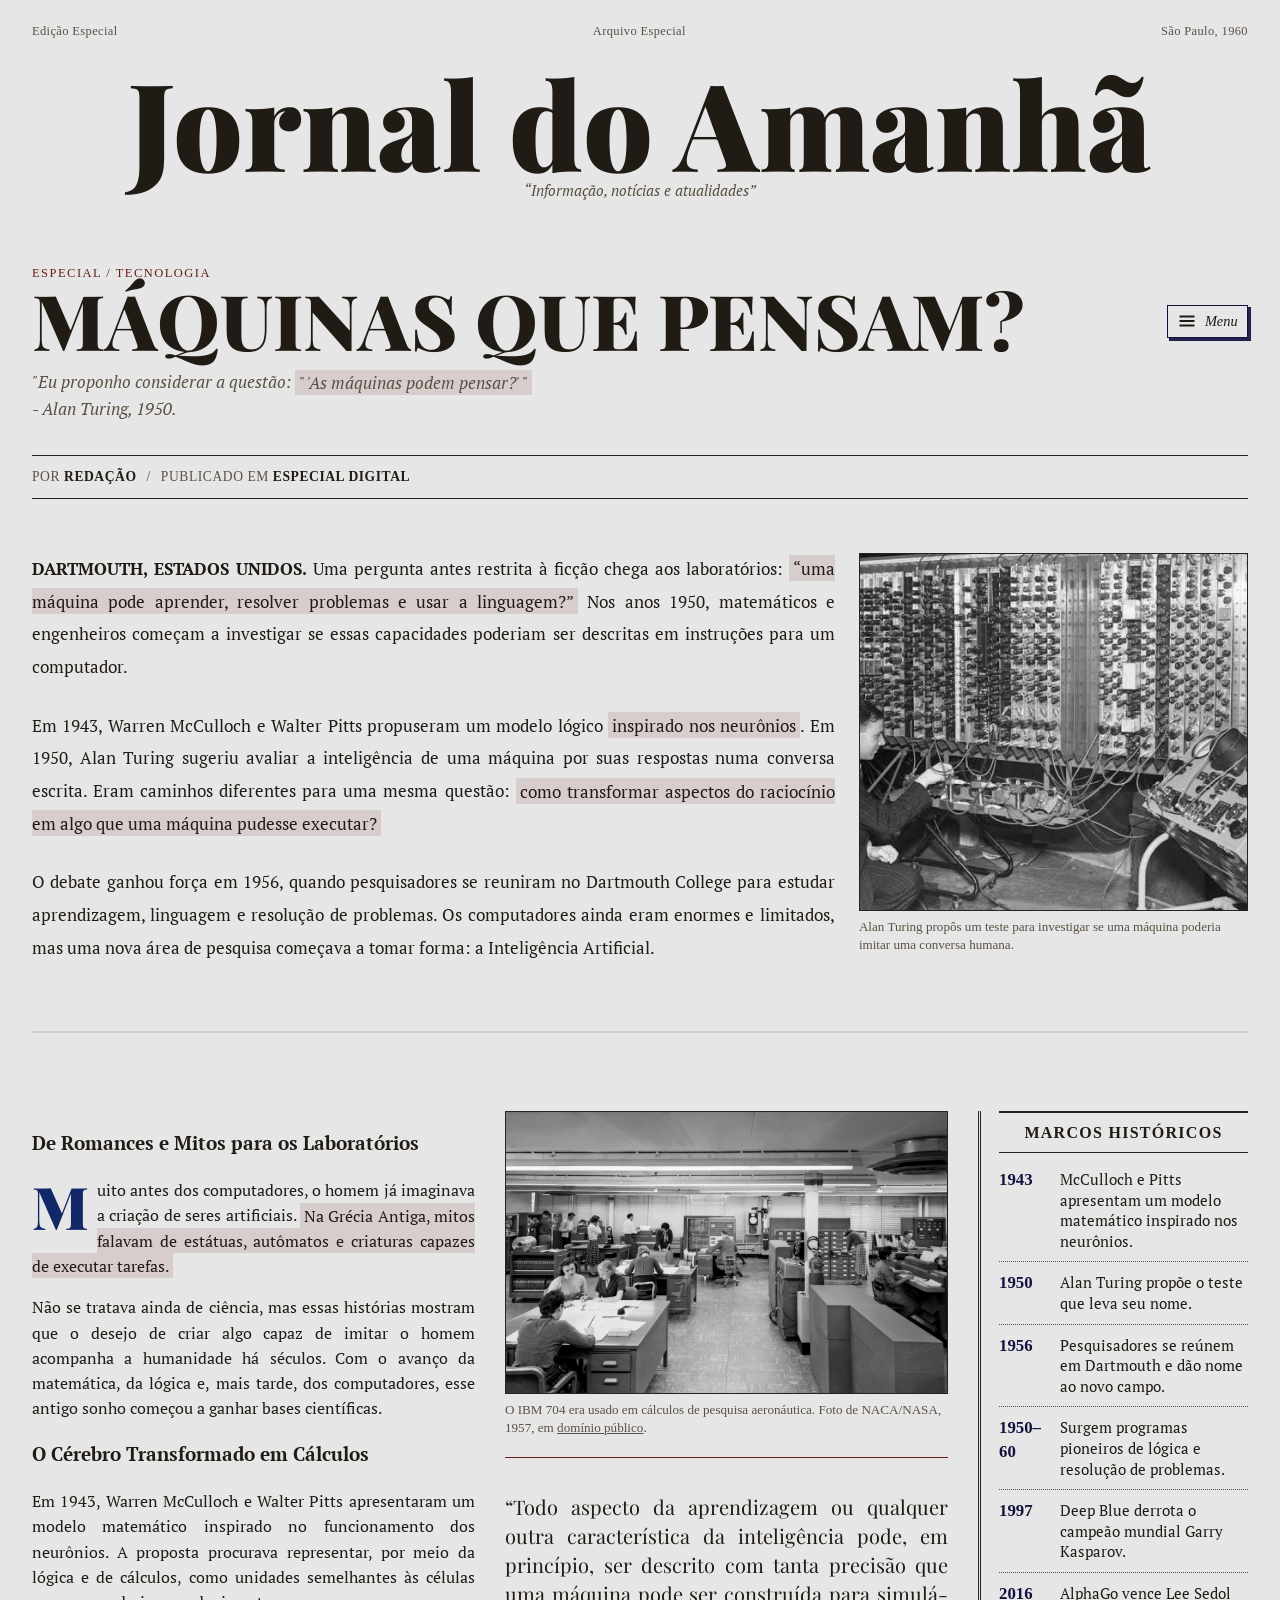
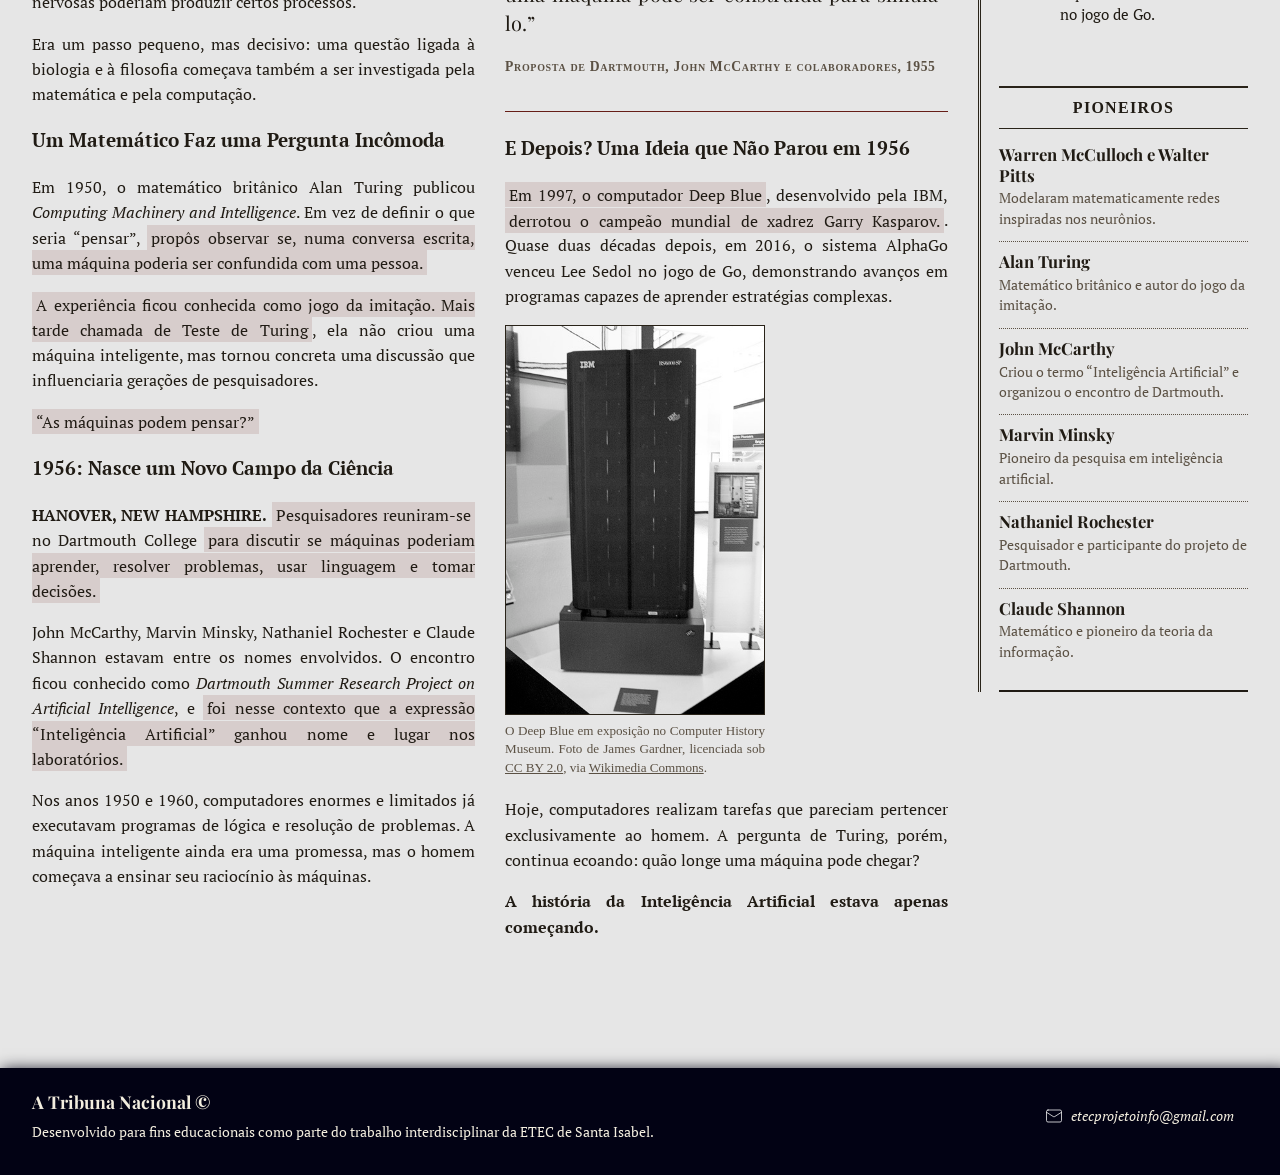
<file: index.html>
<!DOCTYPE html>
<html lang="pt-BR">

    <head>
        <meta charset="UTF-8">
        <meta name="viewport" content="width=device-width, initial-scale=1.0">
        <title>Máquinas que pensam? - Jornal do Amanhã</title>
        <link rel="preconnect" href="https://fonts.googleapis.com">
        <link rel="preconnect" href="https://fonts.gstatic.com" crossorigin>
        <link
            href="https://fonts.googleapis.com/css2?family=Old+Standard+TT:ital,wght@0,400;0,700;1,400&family=Playfair+Display:ital,wght@0,700;0,900;1,400;1,700&family=PT+Serif:ital,wght@0,400;0,700;1,400&display=swap"
            rel="stylesheet">
        <link rel="stylesheet" type="text/css" href="css/style_jornal.css">
        <link rel="icon" href="Img/Logo-site/logo ancestral.png">
    </head>

    <body>
        <header class="cabecalho">
            <div class="cabecalho__barra-superior">
                <span>Edição Especial</span>
                <span>Arquivo Especial</span>
                <time datetime="1960">São Paulo, 1960</time>
            </div>
            <h1 class="masthead">Jornal do Amanhã</h1>
            <p class="subtitulo-jornal">“Informação, notícias e atualidades”</p>
        </header>

        <main>
            <article>
                <header class="cabecalho-materia">
                    <p class="editoria">
                        Especial / Tecnologia
                    </p>
                    <nav class="menu" aria-label="Navegação principal">
                        <details class="menu__disclosure">
                            <summary class="menu__trigger">
                                <svg viewBox="0 0 24 24" fill="none" xmlns="http://www.w3.org/2000/svg"
                                    aria-hidden="true">
                                    <path d="M3 6h18M3 12h18M3 18h18" stroke="currentColor" stroke-width="2.5"
                                        stroke-linecap="round" />
                                </svg>
                                Menu
                            </summary>
                            <div class="menu__painel">
                                <a href="pesquisas/historia_origem.docx" download class="menu__link">
                                    Baixar pesquisa (.docx)
                                </a>
                                <a href="ML.HTML" class="menu__link">
                                    Aprendizado de máquina
                                </a>
                            </div>
                        </details>
                    </nav>
                    <h2 class="titulo">
                        MÁQUINAS QUE PENSAM?
                    </h2>
                </header>

                <p class="linha-fina">
                    "Eu proponho considerar a questão:&nbsp;<mark class="marca-texto">" 'As máquinas podem pensar?'
                        "</mark><br>
                    - Alan Turing, 1950.
                </p>
                <p class="ficha-materia">
                    Por <span class="ficha-materia__local">Redação</span>
                    <span class="ficha-materia__separador">/</span>
                    Publicado em <span class="ficha-materia__local">Especial Digital</span>
                </p>

                <div class="Pesquisa" style="margin-bottom: 5rem;">
                    <div class="abertura-materia">
                        <div class="abertura-materia__texto">
                            <p class="abertura_p"><strong>DARTMOUTH, ESTADOS UNIDOS.</strong> Uma pergunta antes
                                restrita à ficção chega aos laboratórios: <q class="marca-texto">uma máquina pode
                                    aprender, resolver problemas e usar a linguagem?</q> Nos anos 1950, matemáticos e
                                engenheiros começam a investigar se essas capacidades poderiam ser descritas em
                                instruções para um computador.</p>
                            <p class="abertura_p">Em 1943, Warren McCulloch e Walter Pitts propuseram um modelo lógico
                                <mark class="marca-texto">inspirado nos neurônios</mark>. Em 1950, Alan Turing sugeriu
                                avaliar a inteligência de uma máquina por suas respostas numa conversa escrita. Eram
                                caminhos diferentes para uma mesma questão: <mark class="marca-texto">como transformar
                                    aspectos do raciocínio em algo que uma máquina pudesse executar?</mark></p>
                            <p class="abertura_p">O debate ganhou força em 1956, quando pesquisadores se reuniram no
                                Dartmouth College para estudar aprendizagem, linguagem e resolução de problemas. Os
                                computadores ainda eram enormes e limitados, mas uma nova área de pesquisa começava a
                                tomar forma: a Inteligência Artificial.</p>
                        </div>
                        <figure class="abertura-materia__imagem">
                            <img src="Img/index/turing.jpg" alt="Retrato de Alan Turing, matemático britânico.">
                            <figcaption>Alan Turing propôs um teste para investigar se uma máquina poderia imitar uma
                                conversa humana.</figcaption>
                        </figure>
                    </div>

                    <div class="corpo-materia">
                        <section class="primeiro-paragrafo" aria-labelledby="primeiros-passos">
                            <h3 id="primeiros-passos">De Romances e Mitos para os Laboratórios</h3>
                            <p id="primeiro_paragrafo">Muito antes dos computadores, o homem já imaginava a criação de
                                seres artificiais. <mark class="marca-texto">Na Grécia Antiga, mitos falavam de
                                    estátuas, autômatos e criaturas capazes de executar tarefas.</mark></p>
                            <p>Não se tratava ainda de ciência, mas essas histórias mostram que o desejo de criar algo
                                capaz de imitar o homem acompanha a humanidade há séculos. Com o avanço da matemática,
                                da lógica e, mais tarde, dos computadores, esse antigo sonho começou a ganhar bases
                                científicas.</p>
                        </section>

                        <section class="segundo-paragrafo">
                            <h3>O Cérebro Transformado em Cálculos</h3>
                            <p>Em 1943, Warren McCulloch e Walter Pitts apresentaram um modelo matemático inspirado no
                                funcionamento dos neurônios. A proposta procurava representar, por meio da lógica e de
                                cálculos, como unidades semelhantes às células nervosas poderiam produzir certos
                                processos.</p>
                            <p>Era um passo pequeno, mas decisivo: uma questão ligada à biologia e à filosofia começava
                                também a ser investigada pela matemática e pela computação.</p>
                        </section>

                        <section class="terceiro-paragrafo" style="margin-top: 1rem;">
                            <h3>Um Matemático Faz uma Pergunta Incômoda</h3>
                            <p>Em 1950, o matemático britânico Alan Turing publicou <cite>Computing Machinery and
                                    Intelligence</cite>. Em vez de definir o que seria “pensar”, <mark
                                    class="marca-texto">propôs observar se, numa conversa escrita, uma máquina poderia
                                    ser confundida com uma pessoa.</mark></p>
                            <p><mark class="marca-texto">A experiência ficou conhecida como jogo da imitação. Mais tarde
                                    chamada de Teste de Turing</mark>, ela não criou uma máquina inteligente, mas tornou
                                concreta uma discussão que influenciaria gerações de pesquisadores.</p>
                            <p class="pergunta-destaque" align="center"><mark class="marca-texto">“As máquinas podem
                                    pensar?”</mark></p>
                        </section>

                        <section class="quarto-paragrafo">
                            <h3>1956: Nasce um Novo Campo da Ciência</h3>
                            <p class="quarto-paragrafo-p"><strong>HANOVER, NEW HAMPSHIRE.</strong> <mark
                                    class="marca-texto">Pesquisadores reuniram-se</mark> no Dartmouth College <mark
                                    class="marca-texto">para discutir se máquinas poderiam aprender, resolver problemas,
                                    usar linguagem e tomar decisões.</mark></p>
                            <p class="quarto-paragrafo-p">John McCarthy, Marvin Minsky, Nathaniel Rochester e Claude
                                Shannon estavam entre os nomes envolvidos. O encontro ficou conhecido como
                                <cite>Dartmouth Summer Research Project on Artificial Intelligence</cite>, e <mark
                                    class="marca-texto">foi nesse contexto que a expressão “Inteligência Artificial”
                                    ganhou nome e lugar nos laboratórios.</mark></p>
                            <p class="quarto-paragrafo-p">Nos anos 1950 e 1960, computadores enormes e limitados já
                                executavam programas de lógica e resolução de problemas. A máquina inteligente ainda era
                                uma promessa, mas o homem começava a ensinar seu raciocínio às máquinas.</p>
                        </section>

                        <figure class="imagem-materia imagem-materia--paisagem">
                            <img src="Img/index/ibm-704-1957.jpg"
                                alt="Duas operadoras trabalham diante de um computador IBM 704 no centro de pesquisa Langley, em 1957.">
                            <figcaption>O IBM 704 era usado em cálculos de pesquisa aeronáutica. Foto de NACA/NASA,
                                1957, em <a
                                    href="https://commons.wikimedia.org/wiki/File:IBM_704_Computer_Operations_(LRC-1957-B701_P-05391).tiff"
                                    target="_blank" rel="noopener">domínio público</a>.</figcaption>
                        </figure>

                        <figure class="citacao-destaque">
                            <p>“Todo aspecto da aprendizagem ou qualquer outra característica da inteligência pode, em
                                princípio, ser descrito com tanta precisão que uma máquina pode ser construída para
                                simulá-lo.”</p>
                            <cite class="citacao-destaque__fonte">Proposta de Dartmouth, John McCarthy e colaboradores,
                                1955</cite>
                        </figure>

                        <section class="quinto-paragrafo">
                            <h3>E Depois? Uma Ideia que Não Parou em 1956</h3>
                            <p><mark class="marca-texto">Em 1997, o computador Deep Blue</mark>, desenvolvido pela IBM,
                                <mark class="marca-texto">derrotou o campeão mundial de xadrez Garry Kasparov.</mark>.
                                Quase duas décadas depois, em 2016, o sistema AlphaGo venceu Lee Sedol no jogo de Go,
                                demonstrando avanços em programas capazes de aprender estratégias complexas.</p>

                            <figure class="imagem-materia imagem-materia--retrato">
                                <img src="Img/index/deep-blue-museu.jpg"
                                    alt="O computador de xadrez Deep Blue em exposição no Computer History Museum."
                                    align="center">
                                <figcaption align="justify">O Deep Blue em exposição no Computer History Museum. Foto de
                                    James Gardner, licenciada sob <a href="https://creativecommons.org/licenses/by/2.0/"
                                        target="_blank" rel="noopener">CC BY 2.0</a>, via <a
                                        href="https://commons.wikimedia.org/wiki/File:Deep_Blue.jpg" target="_blank"
                                        rel="noopener">Wikimedia Commons</a>.</figcaption>
                            </figure>

                            <p>Hoje, computadores realizam tarefas que pareciam pertencer exclusivamente ao homem. A
                                pergunta de Turing, porém, continua ecoando: quão longe uma máquina pode chegar?</p>
                            <p><strong>A história da Inteligência Artificial estava apenas começando.</strong></p>
                        </section>
                    </div>

                    <aside class="caixa-lateral" aria-label="Informações complementares">
                        <section class="caixa" aria-labelledby="marcos-historicos">
                            <h3 id="marcos-historicos" class="caixa__titulo">Marcos Históricos</h3>
                            <ul class="linha-do-tempo">
                                <li><time class="linha-do-tempo__ano" datetime="1943">1943</time><span>McCulloch e Pitts
                                        apresentam um modelo matemático inspirado nos neurônios.</span></li>
                                <li><time class="linha-do-tempo__ano" datetime="1950">1950</time><span>Alan Turing
                                        propõe o teste que leva seu nome.</span></li>
                                <li><time class="linha-do-tempo__ano" datetime="1956">1956</time><span>Pesquisadores se
                                        reúnem em Dartmouth e dão nome ao novo campo.</span></li>
                                <li><span class="linha-do-tempo__ano">1950–60</span><span>Surgem programas pioneiros de
                                        lógica e resolução de problemas.</span></li>
                                <li><time class="linha-do-tempo__ano" datetime="1997">1997</time><span>Deep Blue derrota
                                        o campeão mundial Garry Kasparov.</span></li>
                                <li><time class="linha-do-tempo__ano" datetime="2016">2016</time><span>AlphaGo vence Lee
                                        Sedol no jogo de Go.</span></li>
                            </ul>
                        </section>
                        <section class="caixa" aria-labelledby="pioneiros"
                            style="margin-top: 1rem; border-bottom: 2px double var(--tinta); border-width: 100%;">
                            <h3 id="pioneiros" class="caixa__titulo">Pioneiros</h3>
                            <dl class="perfis">
                                <div class="perfis__item">
                                    <dt>Warren McCulloch e Walter Pitts</dt>
                                    <dd>Modelaram matematicamente redes inspiradas nos neurônios.</dd>
                                </div>
                                <div class="perfis__item">
                                    <dt>Alan Turing</dt>
                                    <dd>Matemático britânico e autor do jogo da imitação.</dd>
                                </div>
                                <div class="perfis__item">
                                    <dt>John McCarthy</dt>
                                    <dd>Criou o termo “Inteligência Artificial” e organizou o encontro de Dartmouth.
                                    </dd>
                                </div>
                                <div class="perfis__item">
                                    <dt>Marvin Minsky</dt>
                                    <dd>Pioneiro da pesquisa em inteligência artificial.</dd>
                                </div>
                                <div class="perfis__item">
                                    <dt>Nathaniel Rochester</dt>
                                    <dd>Pesquisador e participante do projeto de Dartmouth.</dd>
                                </div>
                                <div class="perfis__item">
                                    <dt>Claude Shannon</dt>
                                    <dd>Matemático e pioneiro da teoria da informação.</dd>
                                </div>
                            </dl>
                        </section>
                    </aside>
                </div>
            </article>
        </main>

        <footer class="rodape">
            <div>
                <h2 class="rodape__titulo">A Tribuna Nacional &copy;</h2>
                <p>Desenvolvido para fins educacionais como parte do trabalho interdisciplinar da ETEC de Santa Isabel.
                </p>
            </div>
            <address class="rodape__endereco">
                <a href="mailto:etecprojetoinfo@gmail.com" class="rodape__contato">
                    <img src="Img/geral/email.svg" alt="Email">
                    etecprojetoinfo@gmail.com
                </a>
            </address>
        </footer>
    </body>

</html>
</file>
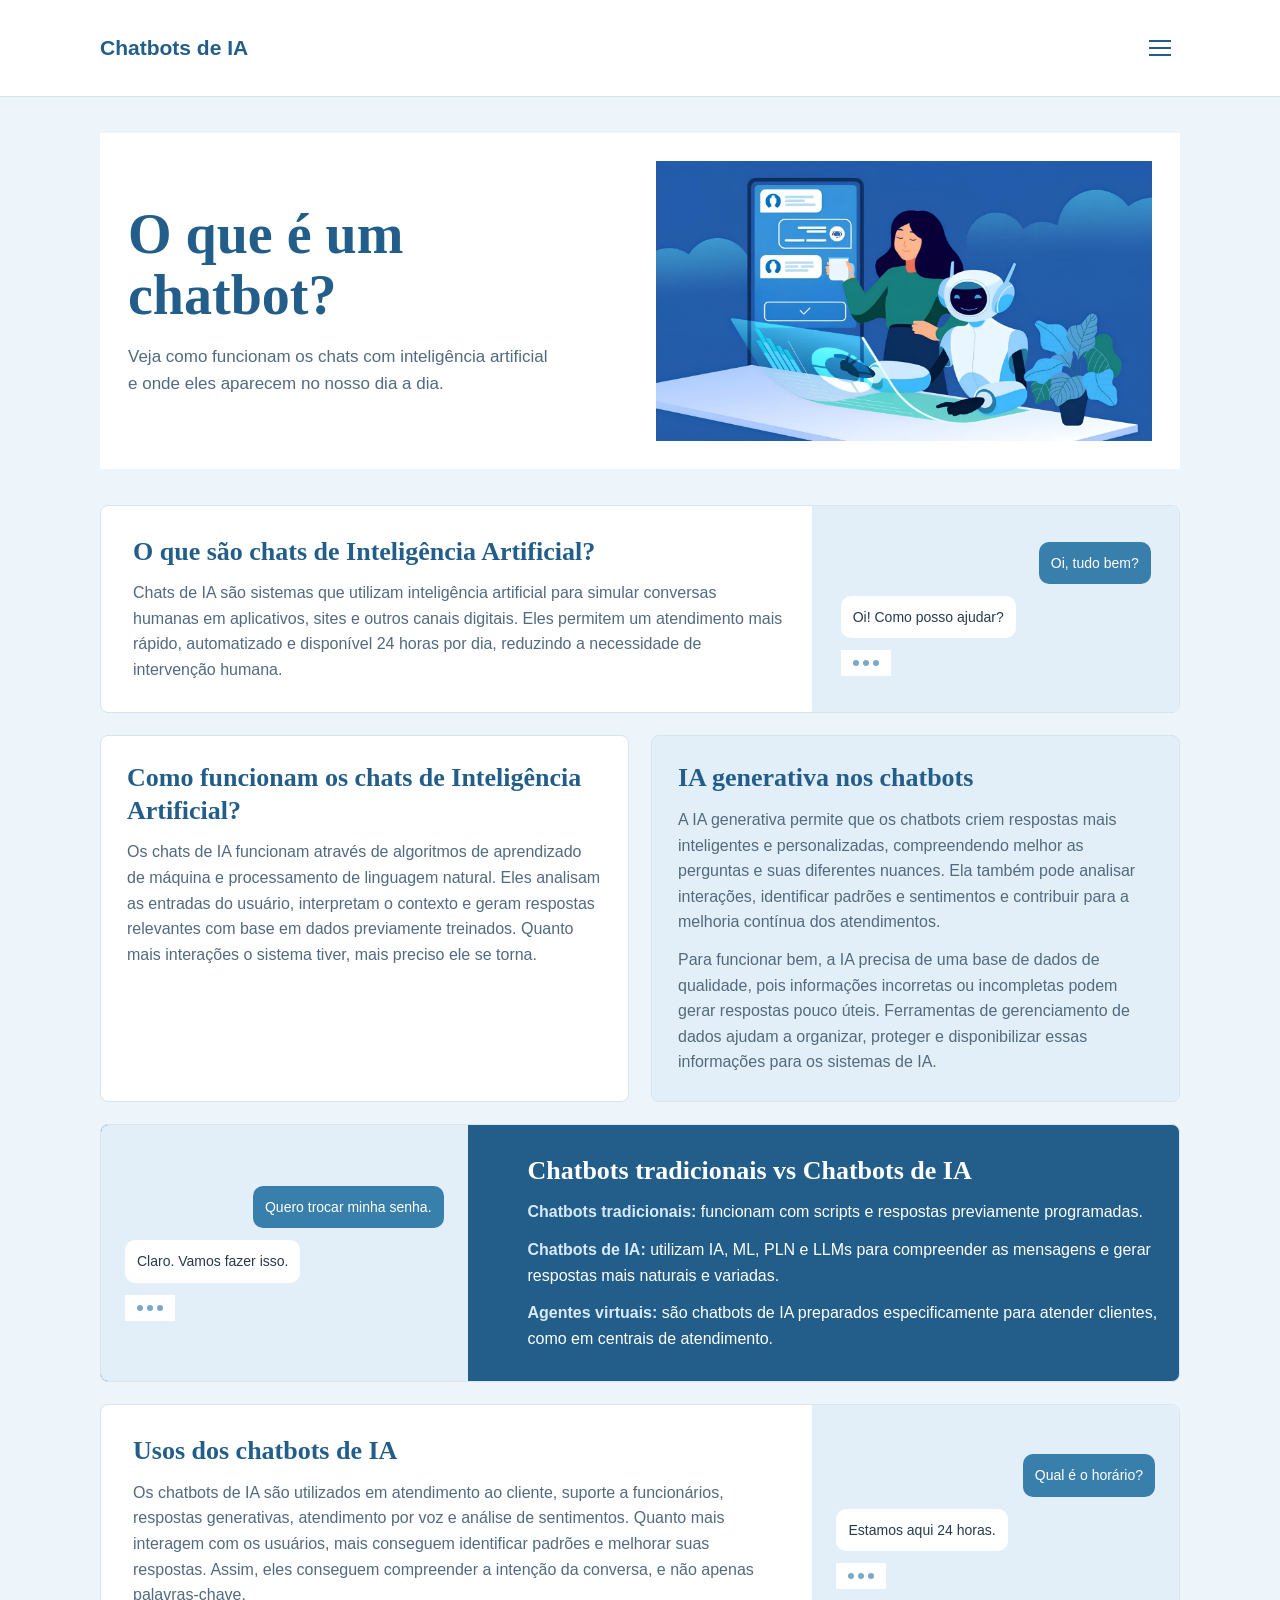
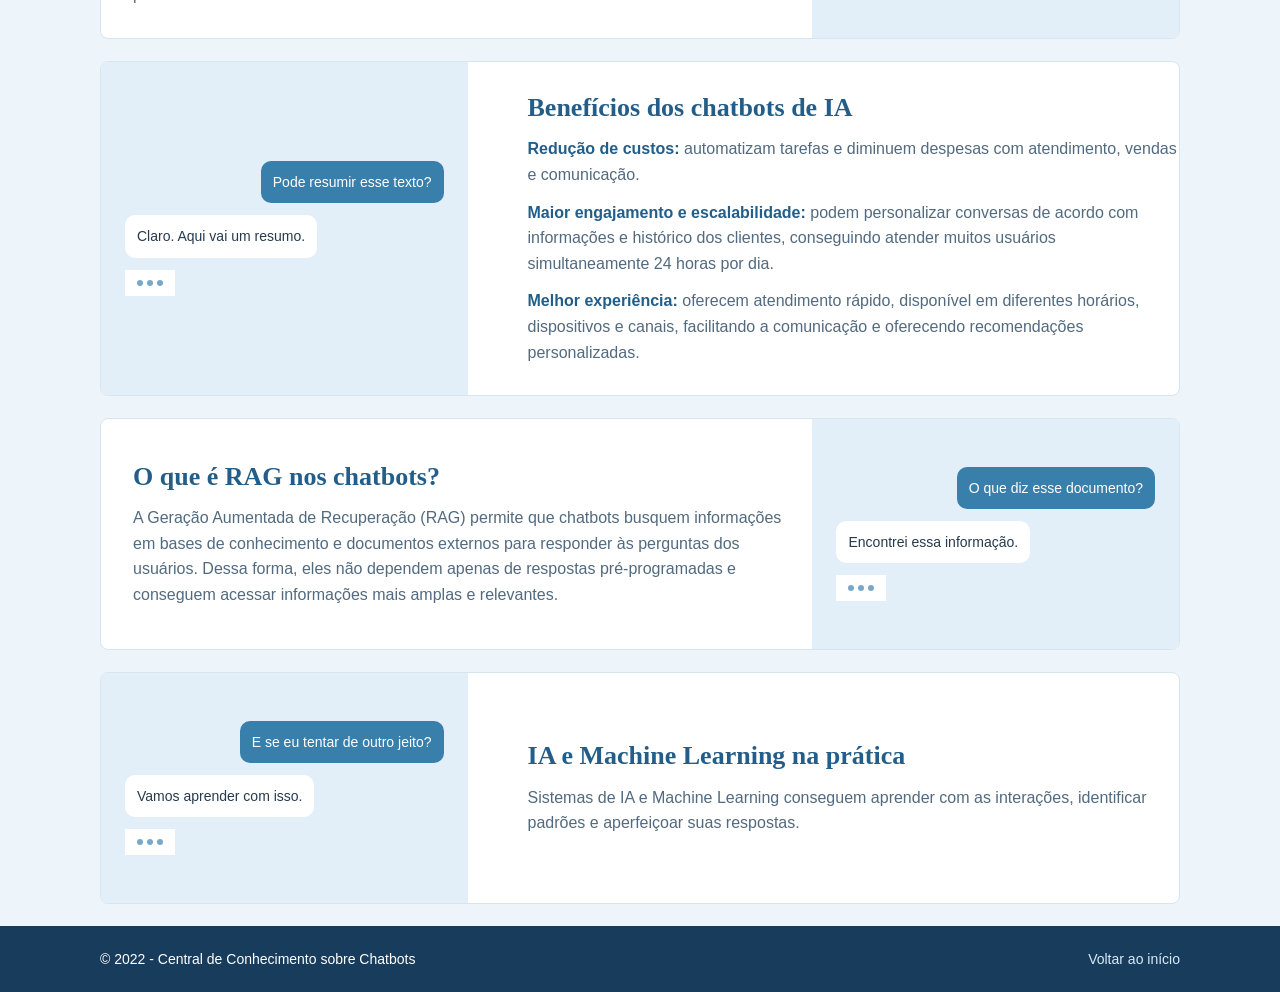
<file: chat.html>
<!DOCTYPE html>
<html lang="pt-br">

    <head>
        <meta charset="UTF-8">
        <meta name="viewport" content="width=device-width, initial-scale=1.0">
        <link rel="stylesheet" href="css/style_chat.css">
        <title>
            Chatbots de Inteligência Artificial
        </title>
        <link rel="icon" href="Img/Logo-site/logo.png">
    </head>

    <body id="topo">
        <header id="cabecalho">
            <p class="marca-cabecalho">
                Chatbots de IA
            </p>
            <nav id="navegacao">
                <input type="checkbox" id="menu_checkbox">
                <label for="menu_checkbox" class="menu_label" aria-label="Abrir menu">
                    <span class="linha-menu"></span>
                    <span class="linha-menu"></span>
                    <span class="linha-menu"></span>
                </label>
                <ul class="menu-lista">
                    <li><a href="index.html">História da IA</a></li>
                    <li><a href="ML.HTML">Machine Learning</a></li>
                    <li><a href="DL.html">Deep Learning</a></li>
                    <li><a href="PrincipaisIAs.html">Principais IAs</a></li>
                    <li><a href="ia_bd.html">Banco de Dados na IA</a></li>
                    <li><a href="construção.html">Construção de Chatbots</a></li>
                    <li><a href="agentes.html">Agentes de IA</a></li>
                    <li><a href="pesquisas/chatIA.docx" download class="menu__link">Baixar pesquisa (.docx)</a></li>
                </ul>
            </nav>
        </header>

        <main id="conteudo">
            <section class="abertura">
                <img src="Img/chat/IA-Chatbot.jpeg" alt="Uma pessoa usando um assistente virtual em um dispositivo" id="imagem_principal">
                <div class="abertura-conteudo">
                    <h1 id="titulo_principal">O que é um chatbot?</h1>
                    <p class="resumo-abertura">Veja como funcionam os chats com inteligência artificial e onde eles aparecem no nosso dia a dia.</p>
                </div>
            </section>

            <section class="layout_caixa cartao" id="layout_1">
                <section class="pesquisas">
                    <h2 class="titulo_pesquisas"> O que são chats de Inteligência Artificial? </h2>
                    <p class="conteudo">
                        Chats de IA são sistemas que utilizam inteligência artificial para simular conversas humanas em
                        aplicativos, sites e outros canais digitais. Eles permitem um atendimento mais rápido,
                        automatizado
                        e disponível 24 horas por dia, reduzindo a necessidade de intervenção humana.
                    </p>
                </section>
                <figure class="areaimagem ilustra ilustra-conceito" aria-hidden="true">
                    <div class="conversa">
                        <span class="balao balao-usuario">Oi, tudo bem?</span>
                        <span class="balao balao-chatbot">Oi! Como posso ajudar?</span>
                        <span class="digitando"><i></i><i></i><i></i></span>
                    </div>
                </figure>
            </section>

            <section class="grade_dupla">
                <article class="layout_caixa cartao" id="layout_2">
                    <h2 class="titulo_pesquisas"> Como funcionam os chats de Inteligência Artificial? </h2>
                    <p class="conteudo">
                        Os chats de IA funcionam através de algoritmos de aprendizado de máquina e processamento de
                        linguagem natural. Eles analisam as entradas do usuário, interpretam o contexto e geram
                        respostas
                        relevantes com base em dados previamente treinados. Quanto mais interações o sistema tiver, mais
                        preciso ele se torna.
                    </p>
                </article>
                <article class="layout_caixa cartao" id="layout_3">
                    <h2 class="titulo_pesquisas"> IA generativa nos chatbots </h2>
                    <p class="conteudo">
                        A IA generativa permite que os chatbots criem respostas mais inteligentes e personalizadas,
                        compreendendo melhor as perguntas e suas diferentes nuances. Ela também pode analisar
                        interações,
                        identificar padrões e sentimentos e contribuir para a melhoria contínua dos atendimentos.
                    </p>
                    <p class="conteudo">
                        Para funcionar bem, a IA precisa de uma base de dados de qualidade, pois informações incorretas
                        ou
                        incompletas podem gerar respostas pouco úteis. Ferramentas de gerenciamento de dados ajudam a
                        organizar, proteger e disponibilizar essas informações para os sistemas de IA.
                    </p>
                </article>
            </section>

            <section class="layout_caixa cartao" id="layout_4">
                <section class="pesquisas">
                    <h2 class="titulo_pesquisas"> Chatbots tradicionais vs Chatbots de IA </h2>
                    <p class="conteudo">
                        <strong>Chatbots tradicionais:</strong> funcionam com scripts e respostas previamente
                        programadas.
                    </p>
                    <p class="conteudo">
                        <strong>Chatbots de IA:</strong> utilizam IA, ML, PLN e LLMs para compreender as mensagens e
                        gerar
                        respostas mais naturais e variadas.
                    </p>
                    <p class="conteudo">
                        <strong>Agentes virtuais:</strong> são chatbots de IA preparados especificamente para atender
                        clientes, como em centrais de atendimento.
                    </p>
                </section>
                <figure class="areaimagem ilustra ilustra-tipos" aria-hidden="true">
                    <div class="conversa">
                        <span class="balao balao-usuario">Quero trocar minha senha.</span>
                        <span class="balao balao-chatbot">Claro. Vamos fazer isso.</span>
                        <span class="digitando"><i></i><i></i><i></i></span>
                    </div>
                </figure>
            </section>

            <section class="layout_caixa cartao" id="layout_5">
                <section class="pesquisas">
                    <h2 class="titulo_pesquisas"> Usos dos chatbots de IA </h2>
                    <p class="conteudo">
                        Os chatbots de IA são utilizados em atendimento ao cliente, suporte a funcionários, respostas
                        generativas, atendimento por voz e análise de sentimentos. Quanto mais interagem com os
                        usuários,
                        mais conseguem identificar padrões e melhorar suas respostas. Assim, eles conseguem compreender
                        a
                        intenção da conversa, e não apenas palavras-chave.
                    </p>
                </section>
                <figure class="areaimagem ilustra ilustra-usos" aria-hidden="true">
                    <div class="conversa">
                        <span class="balao balao-usuario">Qual é o horário?</span>
                        <span class="balao balao-chatbot">Estamos aqui 24 horas.</span>
                        <span class="digitando"><i></i><i></i><i></i></span>
                    </div>
                </figure>
            </section>

            <section class="layout_caixa cartao" id="layout_6">
                <section class="pesquisas">
                    <h2 class="titulo_pesquisas"> Benefícios dos chatbots de IA </h2>
                    <p class="conteudo">
                        <strong>Redução de custos:</strong> automatizam tarefas e diminuem despesas com atendimento,
                        vendas
                        e comunicação.
                    </p>
                    <p class="conteudo">
                        <strong>Maior engajamento e escalabilidade:</strong> podem personalizar conversas de acordo com
                        informações e histórico dos clientes, conseguindo atender muitos usuários simultaneamente 24
                        horas
                        por dia.
                    </p>
                    <p class="conteudo">
                        <strong>Melhor experiência:</strong> oferecem atendimento rápido, disponível em diferentes
                        horários,
                        dispositivos e canais, facilitando a comunicação e oferecendo recomendações personalizadas.
                    </p>
                </section>
                <figure class="areaimagem ilustra ilustra-beneficios" aria-hidden="true">
                    <div class="conversa">
                        <span class="balao balao-usuario">Pode resumir esse texto?</span>
                        <span class="balao balao-chatbot">Claro. Aqui vai um resumo.</span>
                        <span class="digitando"><i></i><i></i><i></i></span>
                    </div>
                </figure>
            </section>

            <section class="layout_caixa cartao" id="layout_7">
                <section class="pesquisas">
                    <h2 class="titulo_pesquisas"> O que é RAG nos chatbots? </h2>
                    <p class="conteudo">
                        A Geração Aumentada de Recuperação (RAG) permite que chatbots busquem informações em bases de
                        conhecimento e documentos externos para responder às perguntas dos usuários. Dessa forma, eles
                        não
                        dependem apenas de respostas pré-programadas e conseguem acessar informações mais amplas e
                        relevantes.
                    </p>
                </section>
                <figure class="areaimagem ilustra ilustra-rag" aria-hidden="true">
                    <div class="conversa">
                        <span class="balao balao-usuario">O que diz esse documento?</span>
                        <span class="balao balao-chatbot">Encontrei essa informação.</span>
                        <span class="digitando"><i></i><i></i><i></i></span>
                    </div>
                </figure>
            </section>

            <section class="layout_caixa cartao" id="layout_8">
                <section class="pesquisas">
                    <h2 class="titulo_pesquisas"> IA e Machine Learning na prática </h2>
                    <p class="conteudo">
                        Sistemas de IA e Machine Learning conseguem aprender com as interações, identificar padrões e
                        aperfeiçoar suas respostas.
                    </p>
                </section>
                <figure class="areaimagem ilustra ilustra-aprendizado" aria-hidden="true">
                    <div class="conversa">
                        <span class="balao balao-usuario">E se eu tentar de outro jeito?</span>
                        <span class="balao balao-chatbot">Vamos aprender com isso.</span>
                        <span class="digitando"><i></i><i></i><i></i></span>
                    </div>
                </figure>
            </section>
        </main>

        <footer id="rodape">
            <p>&copy; 2022 - Central de Conhecimento sobre Chatbots</p>
            <a href="#topo">Voltar ao início</a>
        </footer>
    </body>

</html>
</file>
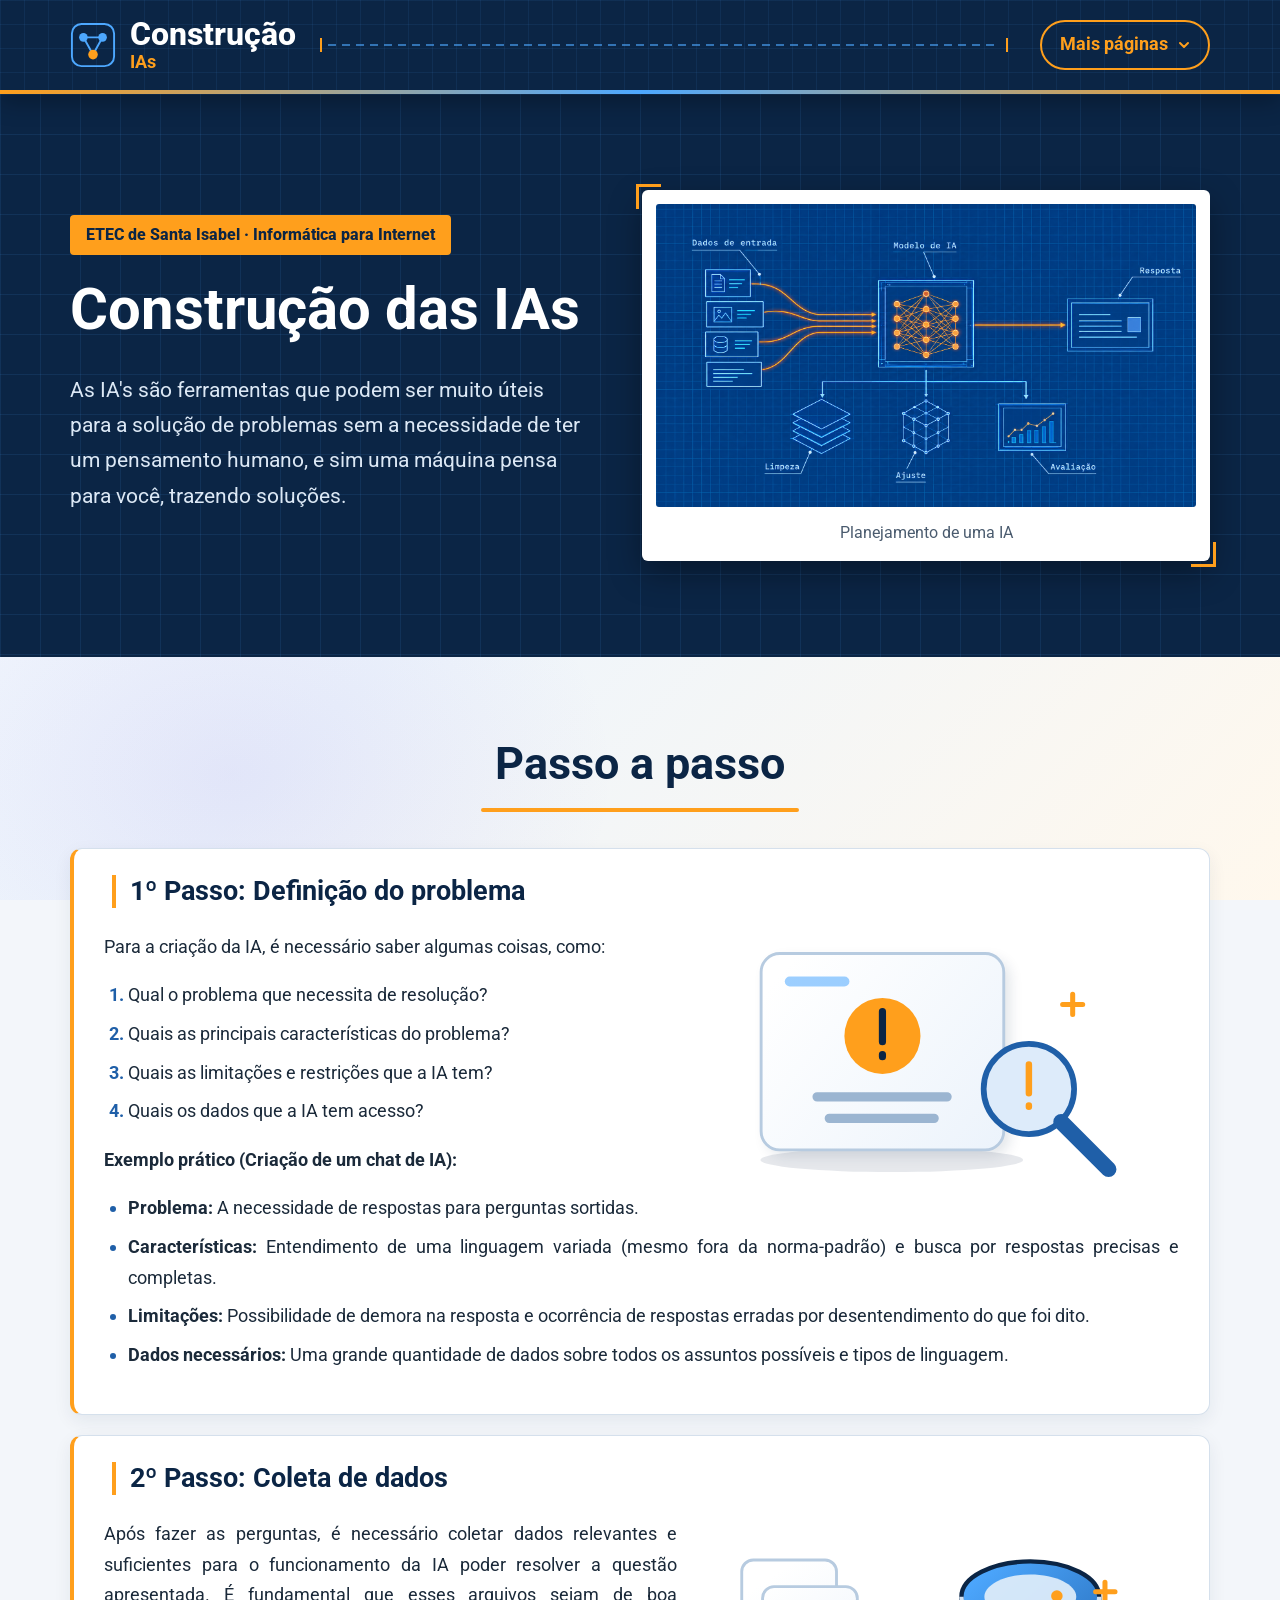
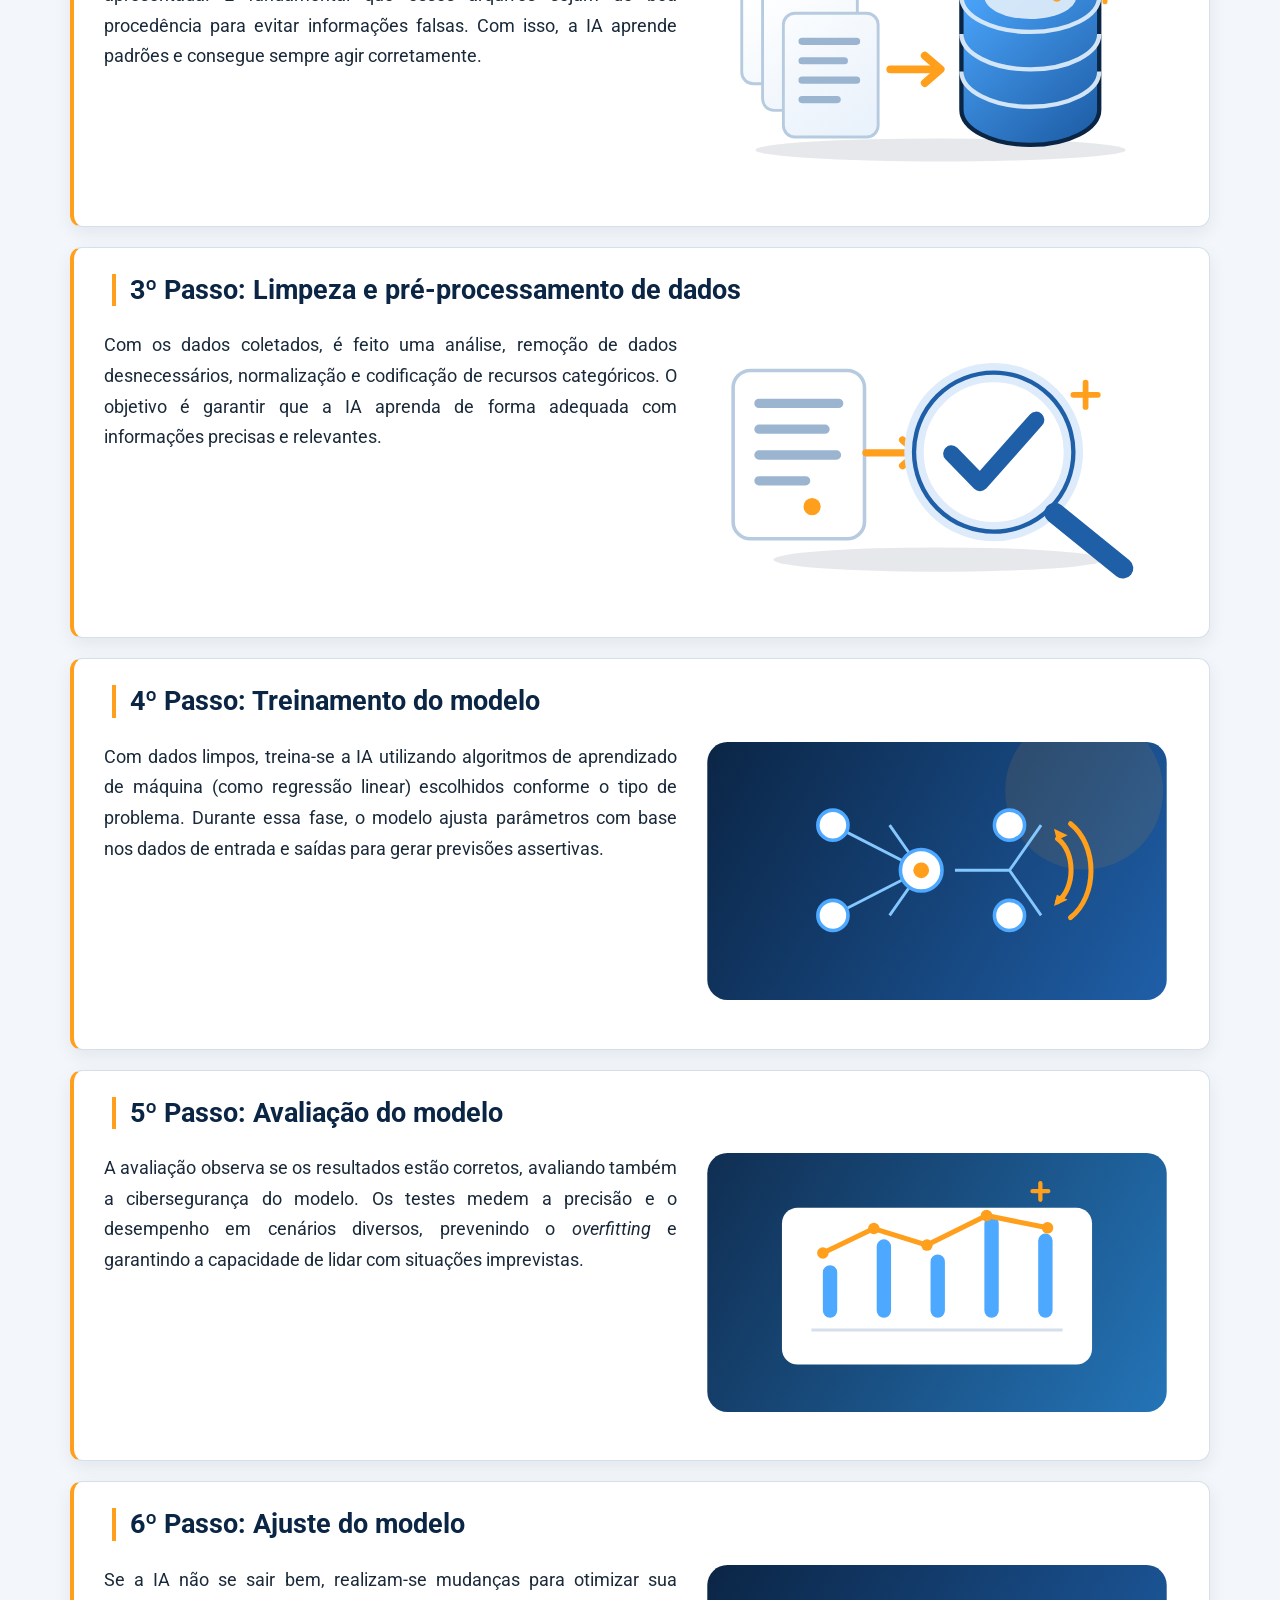
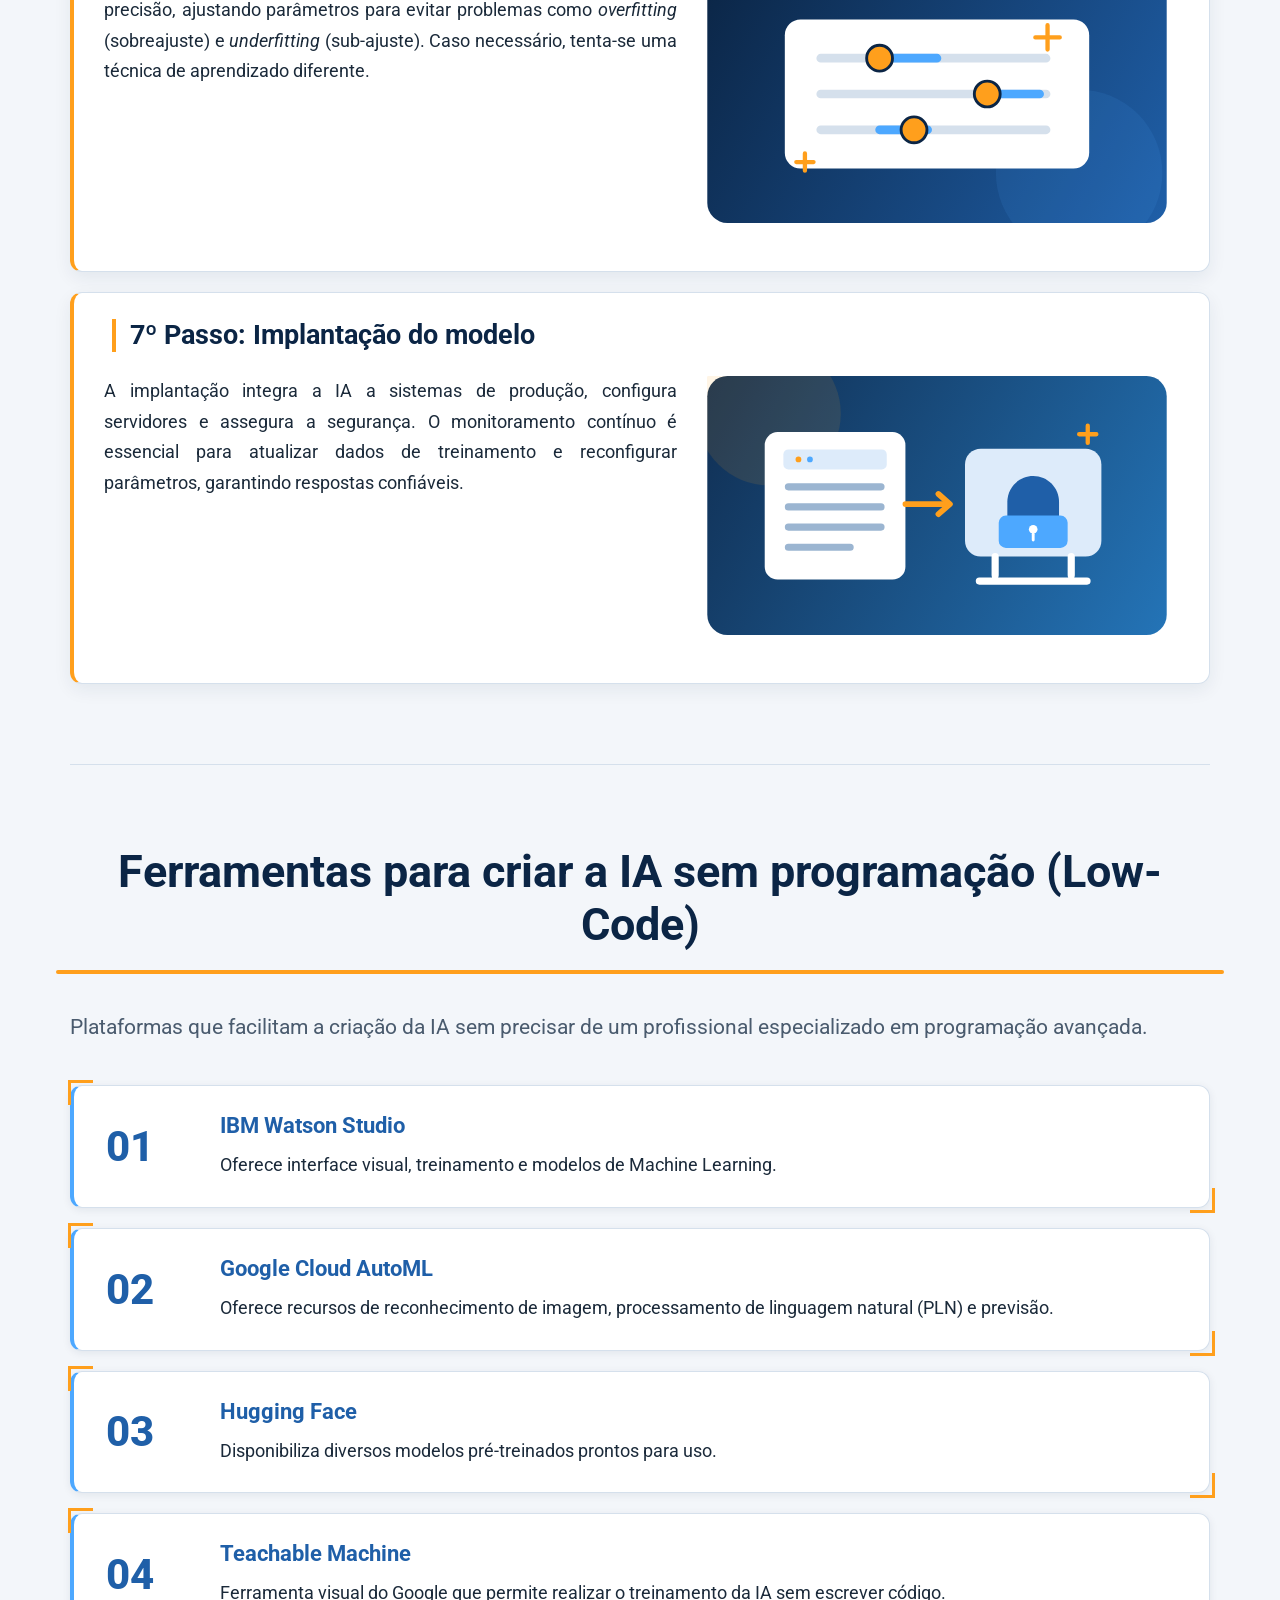
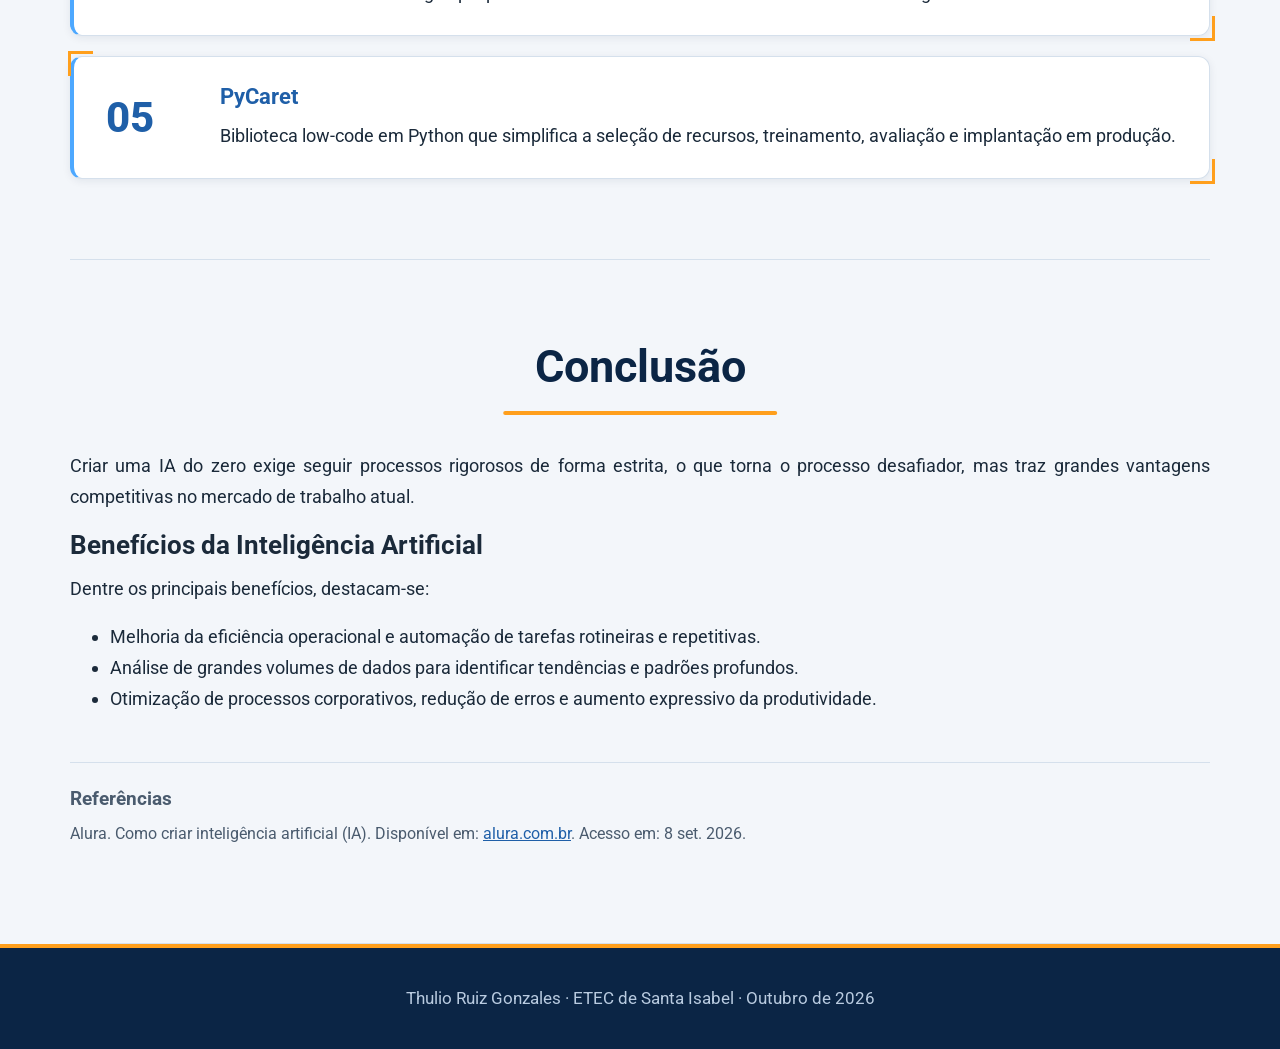
<file: construção.html>
<!DOCTYPE html>
<html lang="pt-BR">

<head>
    <meta charset="UTF-8">
    <meta name="viewport" content="width=device-width, initial-scale=1">
    <title>Construção das IAs</title>

    <link rel="preconnect" href="https://fonts.googleapis.com">
    <link rel="preconnect" href="https://fonts.gstatic.com" crossorigin>
    <link href="https://fonts.googleapis.com/css2?family=Roboto:wght@400;700;800&display=swap" rel="stylesheet">

    <link rel="stylesheet" href="css/style_construcao.css">
     <link rel="icon" href="Img/Logo-site/IA Thulio.png">
</head>

<body>

    <!-- Layout do Cabeçalho e Menu -->
    <header class="cabecalho">
        <div class="container cabecalho__principal">

            <!-- Logotipo do site -->
            <a href="#inicio" class="cabecalho__marca">
                <svg class="cabecalho__icone" viewBox="0 0 48 48" aria-hidden="true">
                    <rect x="2" y="2" width="44" height="44" rx="10" fill="none" stroke="#4DA8FF" stroke-width="2"/>
                    <path d="M14 16H34M14 16L24 34M34 16L24 34" fill="none" stroke="#4DA8FF" stroke-width="2" stroke-linecap="round" stroke-linejoin="round"/>
                    <circle cx="14" cy="16" r="4.5" fill="#4DA8FF"/>
                    <circle cx="34" cy="16" r="4.5" fill="#4DA8FF"/>
                    <circle cx="24" cy="34" r="5" fill="#FF9F1C"/>
                </svg>
                <span class="cabecalho__texto">
                    Construção<small><i>IAs</i></small>
                </span>
            </a>

            <!-- Linha decorativa estilo planta técnica -->
            <span class="cabecalho__divisor" aria-hidden="true"></span>

            <!-- Botão do Menu Mobile (Hambúrguer) -->
            <input type="checkbox" id="menu-toggle" class="menu-toggle">
            <label for="menu-toggle" class="menu-btn" aria-label="Abrir ou fechar o menu">
                <span></span><span></span><span></span>
            </label>

            <!-- Links de Navegação -->
            <nav class="menu" aria-label="Navegação principal">
                <!-- Menu suspenso (dropdown) -->
                <div class="dropdown">
                    <input type="checkbox" id="dropdown-toggle" class="dropdown__toggle">
                    <label for="dropdown-toggle" class="dropdown__botao">
                        Mais páginas
                        <svg width="12" height="12" viewBox="0 0 12 12" aria-hidden="true">
                            <path d="M2 4l4 4 4-4" fill="none" stroke="currentColor" stroke-width="2" stroke-linecap="round" stroke-linejoin="round"/>
                        </svg>
                    </label>

                    <!-- Área invisível: clicar fora do menu fecha o dropdown -->
                    <label for="dropdown-toggle" class="dropdown__fundo" aria-hidden="true"></label>

                    <ul class="dropdown__lista">
                        <li>
                            <a href="index.html">História 
                                <small>História das IAS --1950</small>
                            </a>
                        </li>
                        <li>
                            <a href="ML.HTML">Machine Learning
                                <small>Como as máquinas aprendem --2000</small>
                            </a>
                        </li>
                        <li>
                            <a href="DL.html">Deep Learning
                                <small>Aprendizado Profundo da Maquina --2010</small>
                            </a>

                        </li>
                        <li>
                            <a href="PrincipaisIAs.html">Principals IAs
                                <small>Cuidados no uso da tecnologia  --2012</small>
                            </a>

                        </li>
                        <li>
                            <a href="ia_bd.html">Banco de Dados 
                                <small>Aplicação do Banco de Dados na IA --2020</small>
                            </a>
                        </li>
                    </ul>
                </div>
            </nav>

        </div>
    </header>
    <!-- Fim do Layout do Cabeçalho e Menu -->

    <main class="container">

        <!-- Layout da Seção Inicial -->
        <section id="inicio">
            <div class="intro">
                <div class="intro__texto">
                    <p class="rotulo">ETEC de Santa Isabel · Informática para Internet</p>
                    <h1>Construção das IAs</h1>
                    <p>As IA's são ferramentas que podem ser muito úteis para a solução de problemas sem a necessidade de ter um pensamento humano, e sim uma máquina pensa para você, trazendo soluções.</p>
                </div>

                <figure class="intro__figura cantos">
                    <img src="Img/construção/planejamento.png" alt="Diagrama em planta azul: dados de entrada seguem para o modelo de IA, que gera uma resposta e passa pelas etapas de limpeza, ajuste e avaliação">
                    <figcaption>Planejamento de uma IA</figcaption>
                </figure>
            </div>
        </section>

        <!-- Layout do Passo a Passo -->
        <section id="passos">
            <h2>Passo a passo</h2>

            <div class="passos">
                <article class="passo">
                    <h3>1º Passo: Definição do problema</h3>
                    <figure class="passo__imagem">
                        <img src="Img/construção/etapa-problema.svg" alt="Cartão com um ponto de interrogação, representando a identificação do problema">
                    </figure>
                    <p>Para a criação da IA, é necessário saber algumas coisas, como:</p>
                    <ol>
                        <li>Qual o problema que necessita de resolução?</li>
                        <li>Quais as principais características do problema?</li>
                        <li>Quais as limitações e restrições que a IA tem?</li>
                        <li>Quais os dados que a IA tem acesso?</li>
                    </ol>
                    <div class="exemplo-pratico">
                        <p><strong>Exemplo prático (Criação de um chat de IA):</strong></p>
                        <ul>
                            <li><strong>Problema:</strong> A necessidade de respostas para perguntas sortidas.</li>
                            <li><strong>Características:</strong> Entendimento de uma linguagem variada (mesmo fora da norma-padrão) e busca por respostas precisas e completas.</li>
                            <li><strong>Limitações:</strong> Possibilidade de demora na resposta e ocorrência de respostas erradas por desentendimento do que foi dito.</li>
                            <li><strong>Dados necessários:</strong> Uma grande quantidade de dados sobre todos os assuntos possíveis e tipos de linguagem.</li>
                        </ul>
                    </div>
                </article>

                <article class="passo">
                    <h3>2º Passo: Coleta de dados</h3>
                    <figure class="passo__imagem">
                        <img src="Img/construção/etapa-dados-nova.svg" alt="Documentos organizados fluindo para um banco de dados">
                    </figure>
                    <p>Após fazer as perguntas, é necessário coletar dados relevantes e suficientes para o funcionamento da IA poder resolver a questão apresentada. É fundamental que esses arquivos sejam de boa procedência para evitar informações falsas. Com isso, a IA aprende padrões e consegue sempre agir corretamente.</p>
                </article>

                <article class="passo">
                    <h3>3º Passo: Limpeza e pré-processamento de dados</h3>
                    <figure class="passo__imagem">
                        <img src="Img/construção/etapa-limpeza-v2.svg" alt="Dados sendo limpos e verificados antes do processamento">
                    </figure>
                    <p>Com os dados coletados, é feito uma análise, remoção de dados desnecessários, normalização e codificação de recursos categóricos. O objetivo é garantir que a IA aprenda de forma adequada com informações precisas e relevantes.</p>
                </article>

                <article class="passo">
                    <h3>4º Passo: Treinamento do modelo</h3>
                    <figure class="passo__imagem">
                        <img src="Img/construção/etapa-treinamento.svg" alt="Rede de nós conectados, representando um modelo de IA em treinamento">
                    </figure>
                    <p>Com dados limpos, treina-se a IA utilizando algoritmos de aprendizado de máquina (como regressão linear) escolhidos conforme o tipo de problema. Durante essa fase, o modelo ajusta parâmetros com base nos dados de entrada e saídas para gerar previsões assertivas.</p>
                </article>

                <article class="passo">
                    <h3>5º Passo: Avaliação do modelo</h3>
                    <figure class="passo__imagem">
                        <img src="Img/construção/etapa-avaliacao.svg" alt="Gráfico com barras e linha de resultados">
                    </figure>
                    <p>A avaliação observa se os resultados estão corretos, avaliando também a cibersegurança do modelo. Os testes medem a precisão e o desempenho em cenários diversos, prevenindo o <em>overfitting</em> e garantindo a capacidade de lidar com situações imprevistas.</p>
                </article>

                <article class="passo">
                    <h3>6º Passo: Ajuste do modelo</h3>
                    <figure class="passo__imagem">
                        <img src="Img/construção/etapa-ajuste.svg" alt="Controles deslizantes para ajustar parâmetros">
                    </figure>
                    <p>Se a IA não se sair bem, realizam-se mudanças para otimizar sua precisão, ajustando parâmetros para evitar problemas como <em>overfitting</em> (sobreajuste) e <em>underfitting</em> (sub-ajuste). Caso necessário, tenta-se uma técnica de aprendizado diferente.</p>
                </article>

                <article class="passo">
                    <h3>7º Passo: Implantação do modelo</h3>
                    <figure class="passo__imagem">
                        <img src="Img/construção/etapa-implantacao.svg" alt="Servidor conectado a uma tela com cadeado">
                    </figure>
                    <p>A implantação integra a IA a sistemas de produção, configura servidores e assegura a segurança. O monitoramento contínuo é essencial para atualizar dados de treinamento e reconfigurar parâmetros, garantindo respostas confiáveis.</p>
                </article>
            </div>
        </section>

        <!-- Ferramentas -->
        <section id="ferramentas">
            <h2>Ferramentas para criar a IA sem programação (Low-Code)</h2>
            <p class="lead">Plataformas que facilitam a criação da IA sem precisar de um profissional especializado em programação avançada.</p>

            <ol class="ferramentas">
                <li class="cantos">
                    <span class="ferramentas__num">01</span>
                    <div>
                        <h3>IBM Watson Studio</h3>
                        <p>Oferece interface visual, treinamento e modelos de Machine Learning.</p>
                    </div>
                </li>
                <li class="cantos">
                    <span class="ferramentas__num">02</span>
                    <div>
                        <h3>Google Cloud AutoML</h3>
                        <p>Oferece recursos de reconhecimento de imagem, processamento de linguagem natural (PLN) e previsão.</p>
                    </div>
                </li>
                <li class="cantos">
                    <span class="ferramentas__num">03</span>
                    <div>
                        <h3>Hugging Face</h3>
                        <p>Disponibiliza diversos modelos pré-treinados prontos para uso.</p>
                    </div>
                </li>
                <li class="cantos">
                    <span class="ferramentas__num">04</span>
                    <div>
                        <h3>Teachable Machine</h3>
                        <p>Ferramenta visual do Google que permite realizar o treinamento da IA sem escrever código.</p>
                    </div>
                </li>
                <li class="cantos">
                    <span class="ferramentas__num">05</span>
                    <div>
                        <h3>PyCaret</h3>
                        <p>Biblioteca low-code em Python que simplifica a seleção de recursos, treinamento, avaliação e implantação em produção.</p>
                    </div>
                </li>
            </ol>
        </section>

        <!-- Conclusão -->
        <section id="conclusao">
            <h2>Conclusão</h2>
            <p>Criar uma IA do zero exige seguir processos rigorosos de forma estrita, o que torna o processo desafiador, mas traz grandes vantagens competitivas no mercado de trabalho atual.</p>
            
            <h3>Benefícios da Inteligência Artificial</h3>
            <p>Dentre os principais benefícios, destacam-se:</p>
            <ul>
                <li>Melhoria da eficiência operacional e automação de tarefas rotineiras e repetitivas.</li>
                <li>Análise de grandes volumes de dados para identificar tendências e padrões profundos.</li>
                <li>Otimização de processos corporativos, redução de erros e aumento expressivo da produtividade.</li>
            </ul>

            <div class="referencias">
                <h3>Referências</h3>
                <p>Alura. Como criar inteligência artificial (IA). Disponível em: <a href="https://www.alura.com.br/artigos/como-criar-inteligencia-artificial-ia" target="_blank" rel="noopener">alura.com.br</a>. Acesso em: 8 set. 2026.</p>
            </div>
        </section>

    </main>

    <footer class="rodape">
        <p>Thulio Ruiz Gonzales · ETEC de Santa Isabel · Outubro de 2026</p>
    </footer>

</body>

</html>
</file>
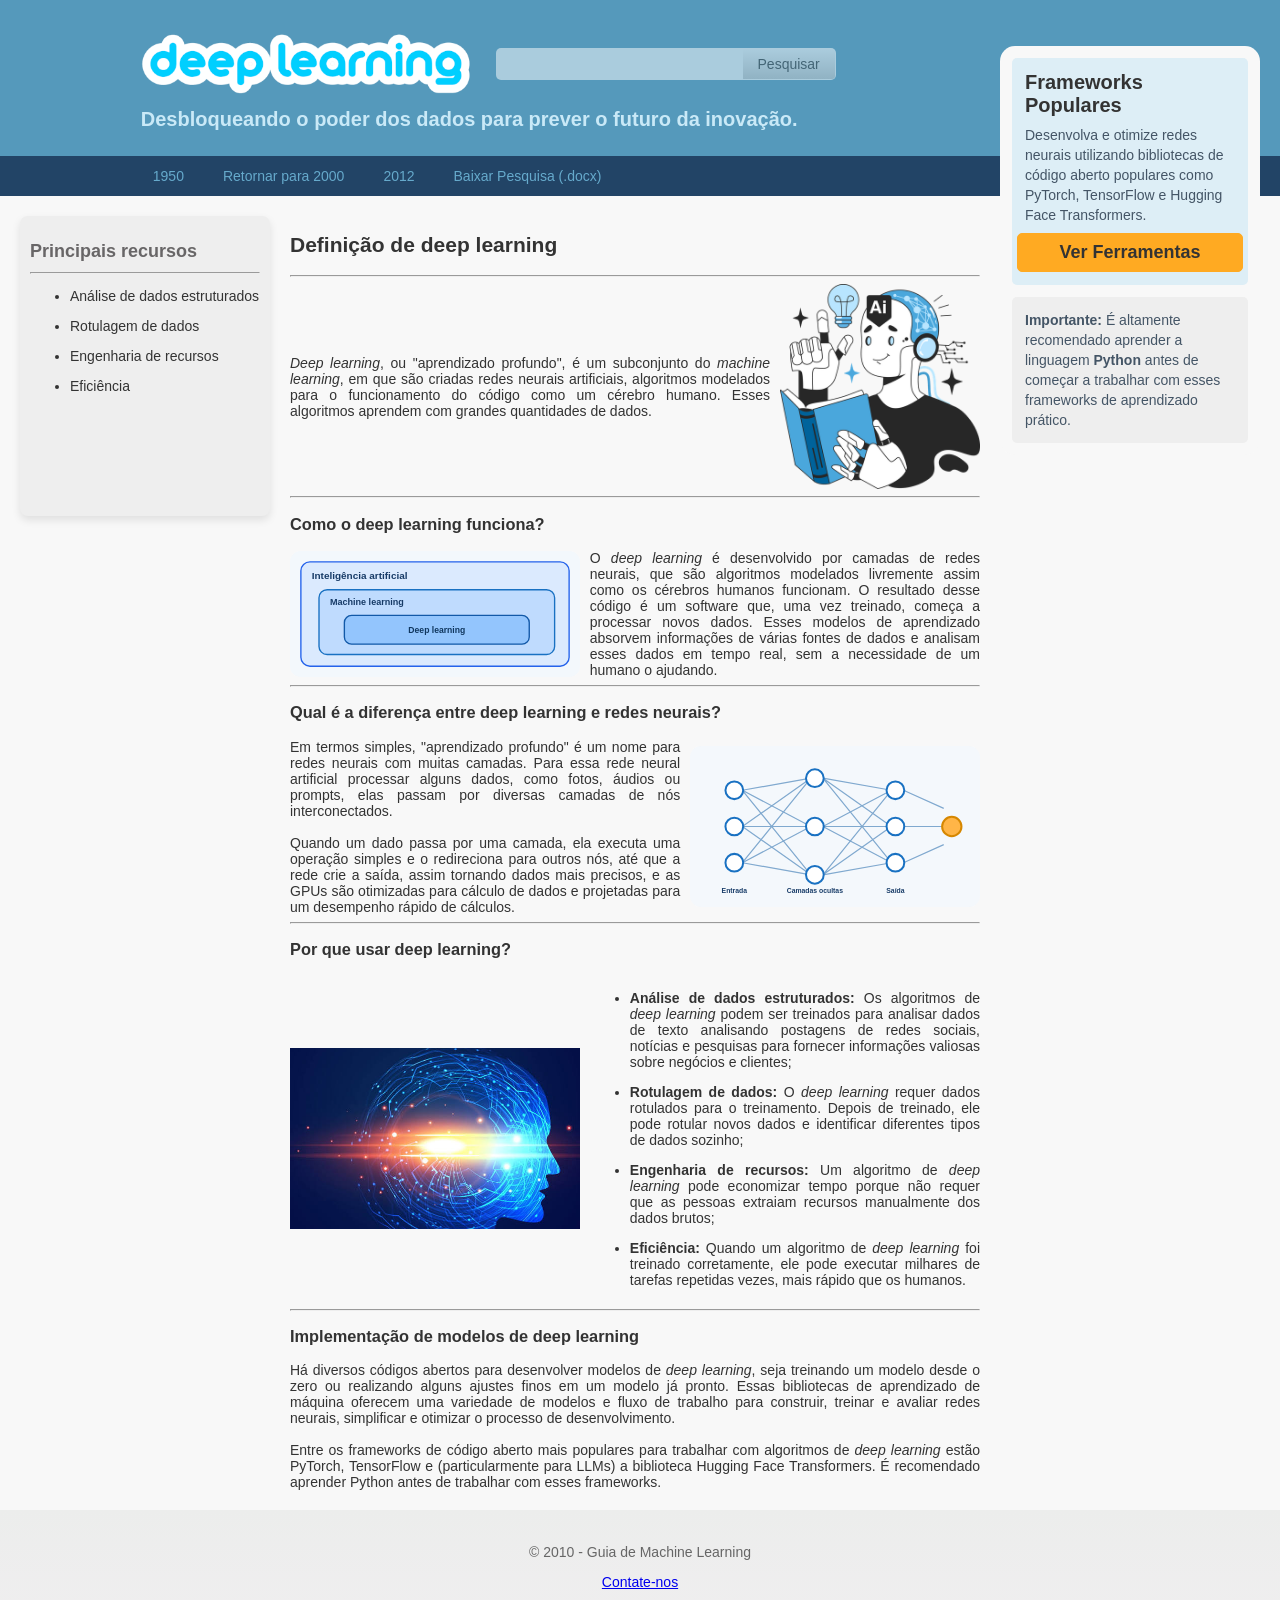
<file: DL.html>
<!DOCTYPE html>
<html lang="pt-BR">

<head>
    <meta charset="UTF-8">
    <meta name="viewport" content="width=device-width, initial-scale=1.0">
    <title>Deep Learning</title>
    <link rel="stylesheet" type="text/css" href="css/style_dl.css" />
    <link rel="icon" href="Img/Logo-site/logo 2010.png">
</head>

<body>
    <header class="cabecalho">
        <div class="topo">
            <a href="DL.html" target="_self"><img src="Img/deep-learning/deep_learning.png" alt="Logo da página."
                    id="logo"></a>
            <div class="container-pesquisa">
                <input type="text" class="barra-pesquisa" aria-label="Pesquisar">
                <button class="botao-pesquisa" type="button">Pesquisar</button>
            </div>
        </div>
        <p class="frase-banner">Desbloqueando o poder dos dados para prever o futuro da inovação.</p>
    </header>

    <nav class="menu" aria-label="Navegação principal">
        <a href="index.html">1950</a>
        <a href="ML.HTML">Retornar para 2000</a>
        <a href="PrincipaisIAs.html">2012</a>
        <a href="pesquisas/dl.docx" download>Baixar Pesquisa (.docx)</a>
    </nav>

    <main class="layout">
        <!-- Card Lateral com Resumo e Recursos -->
        <aside class="caixa" aria-labelledby="recursos-deep-learning">
            <section class="conteudo-caixa">
                <h2 class="titulo-caixa" id="recursos-deep-learning">Principais recursos</h2>
                <hr>
                <ul>
                    <li>
                        <p>Análise de dados estruturados</p>
                    </li>
                    <li>
                        <p>Rotulagem de dados</p>
                    </li>
                    <li>
                        <p>Engenharia de recursos</p>
                    </li>
                    <li>
                        <p>Eficiência</p>
                    </li>
                </ul>
            </section>
        </aside>

        <!-- Área Principal de Conteúdo -->
        <div class="conteudo">
            <section aria-labelledby="definicao-deep-learning">
                <h2 id="definicao-deep-learning">Definição de deep learning</h2>
                <hr>
                <figure class="topico">
                    <p><i>Deep learning</i>, ou "aprendizado profundo", é um subconjunto do <i>machine learning</i>, em
                        que são criadas redes neurais artificiais, algoritmos modelados para o funcionamento do código
                        como um cérebro humano. Esses algoritmos aprendem com grandes quantidades de dados.</p>
                    <img src="Img/deep-learning/rede.png" width="200" alt="Conceitos de IA e ML">
                </figure>
                <hr>
                <h3>Como o deep learning funciona?</h3>
                <figure class="topico topico--inverso">
                    <p>O <i>deep learning</i> é desenvolvido por camadas de redes neurais, que são algoritmos modelados
                        livremente assim como os cérebros humanos funcionam. O resultado desse código é um software que,
                        uma vez treinado, começa a processar novos dados. Esses modelos de aprendizado absorvem
                        informações de várias fontes de dados e analisam esses dados em tempo real, sem a necessidade de
                        um humano o ajudando.</p>
                    <img src="Img/deep-learning/ai-ml-dl.svg" width="400" alt="Esquema de IA, DL e ML">
                </figure>
                <hr>
                <h3>Qual é a diferença entre deep learning e redes neurais?</h3>
                <figure class="topico">
                    <p>Em termos simples, "aprendizado profundo" é um nome para redes neurais com muitas camadas. Para
                        essa rede neural artificial processar alguns dados, como fotos, áudios ou prompts, elas passam
                        por diversas camadas de nós interconectados.<br><br>Quando um dado passa por uma camada, ela
                        executa uma operação simples e o redireciona para outros nós, até que a rede crie a saída, assim
                        tornando dados mais precisos, e as GPUs são otimizadas para cálculo de dados e projetadas para
                        um desempenho rápido de cálculos.</p>
                    <img src="Img/deep-learning/neural-network.svg" width="400" alt="Redes neurais">
                </figure>
                <hr>
                <h3>Por que usar deep learning?</h3>
                <figure class="topico topico--inverso">
                    <ul>
                        <li>
                            <p><b>Análise de dados estruturados:</b> Os algoritmos de <i>deep learning</i> podem ser
                                treinados para analisar dados de texto analisando postagens de redes sociais, notícias e
                                pesquisas para fornecer informações valiosas sobre negócios e clientes;</p>
                        </li>
                        <li>
                            <p><b>Rotulagem de dados:</b> O <i>deep learning</i> requer dados rotulados para o
                                treinamento. Depois de treinado, ele pode rotular novos dados e identificar diferentes
                                tipos de dados sozinho;</p>
                        </li>
                        <li>
                            <p><b>Engenharia de recursos:</b> Um algoritmo de <i>deep learning</i> pode economizar tempo
                                porque não requer que as pessoas extraiam recursos manualmente dos dados brutos;</p>
                        </li>
                        <li>
                            <p><b>Eficiência:</b> Quando um algoritmo de <i>deep learning</i> foi treinado corretamente,
                                ele pode executar milhares de tarefas repetidas vezes, mais rápido que os humanos.</p>
                        </li>
                    </ul>
                    <img src="Img/deep-learning/deep_learning_2.jpg" width="340" alt="Aprendizado profundo">
                </figure>
                <hr>
                <h3>Implementação de modelos de deep learning</h3>
                <figure class="topico">
                    <p>Há diversos códigos abertos para desenvolver modelos de <i>deep learning</i>, seja treinando um
                        modelo desde o zero ou realizando alguns ajustes finos em um modelo já pronto. Essas bibliotecas
                        de aprendizado de máquina oferecem uma variedade de modelos e fluxo de trabalho para construir,
                        treinar e avaliar redes neurais, simplificar e otimizar o processo de
                        desenvolvimento.<br><br>Entre os frameworks de código aberto mais populares para trabalhar com
                        algoritmos de <i>deep learning</i> estão PyTorch, TensorFlow e (particularmente para LLMs) a
                        biblioteca Hugging Face Transformers. É recomendado aprender Python antes de trabalhar com esses
                        frameworks.</p>
                </figure>
            </section>
        </div>

        <!-- Menu Flutuante Baseado na Pesquisa -->
        <aside class="flutuante">
            <section id="principal">
                <h2>Frameworks Populares</h2>
                <p>Desenvolva e otimize redes neurais utilizando bibliotecas de código aberto populares como PyTorch,
                    TensorFlow e Hugging Face Transformers.</p>
                <button type="button" id="botao_ferramentas">Ver Ferramentas</button>
            </section>
            <section id="extra">
                <p><b>Importante:</b> É altamente recomendado aprender a linguagem <b>Python</b> antes de começar a
                    trabalhar com esses frameworks de aprendizado prático.</p>
            </section>
        </aside>
    </main>

    <footer class="rodape">
        <p>&copy; 2010 - Guia de Machine Learning</p>
        <a href="mailto:etecprojetoinfo@gmail.com">Contate-nos</a>
    </footer>
</body>

</html>
</file>
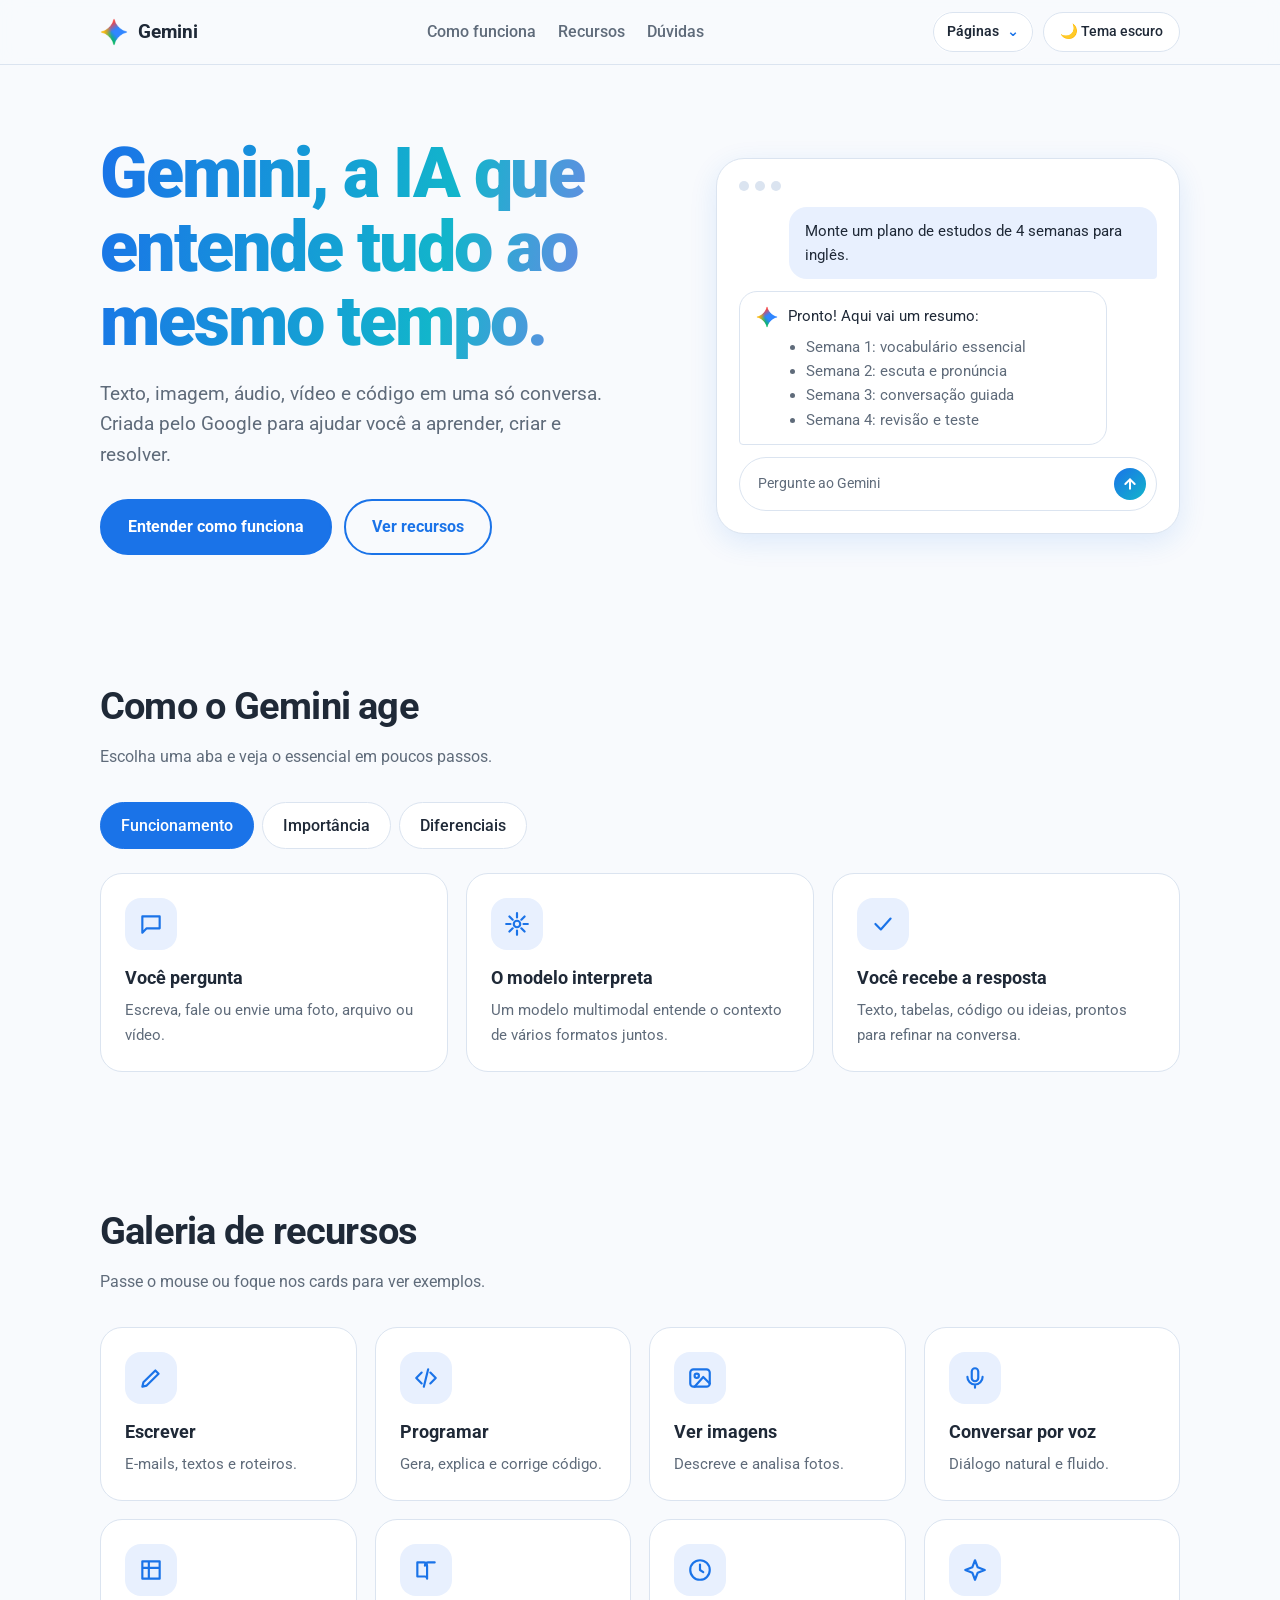
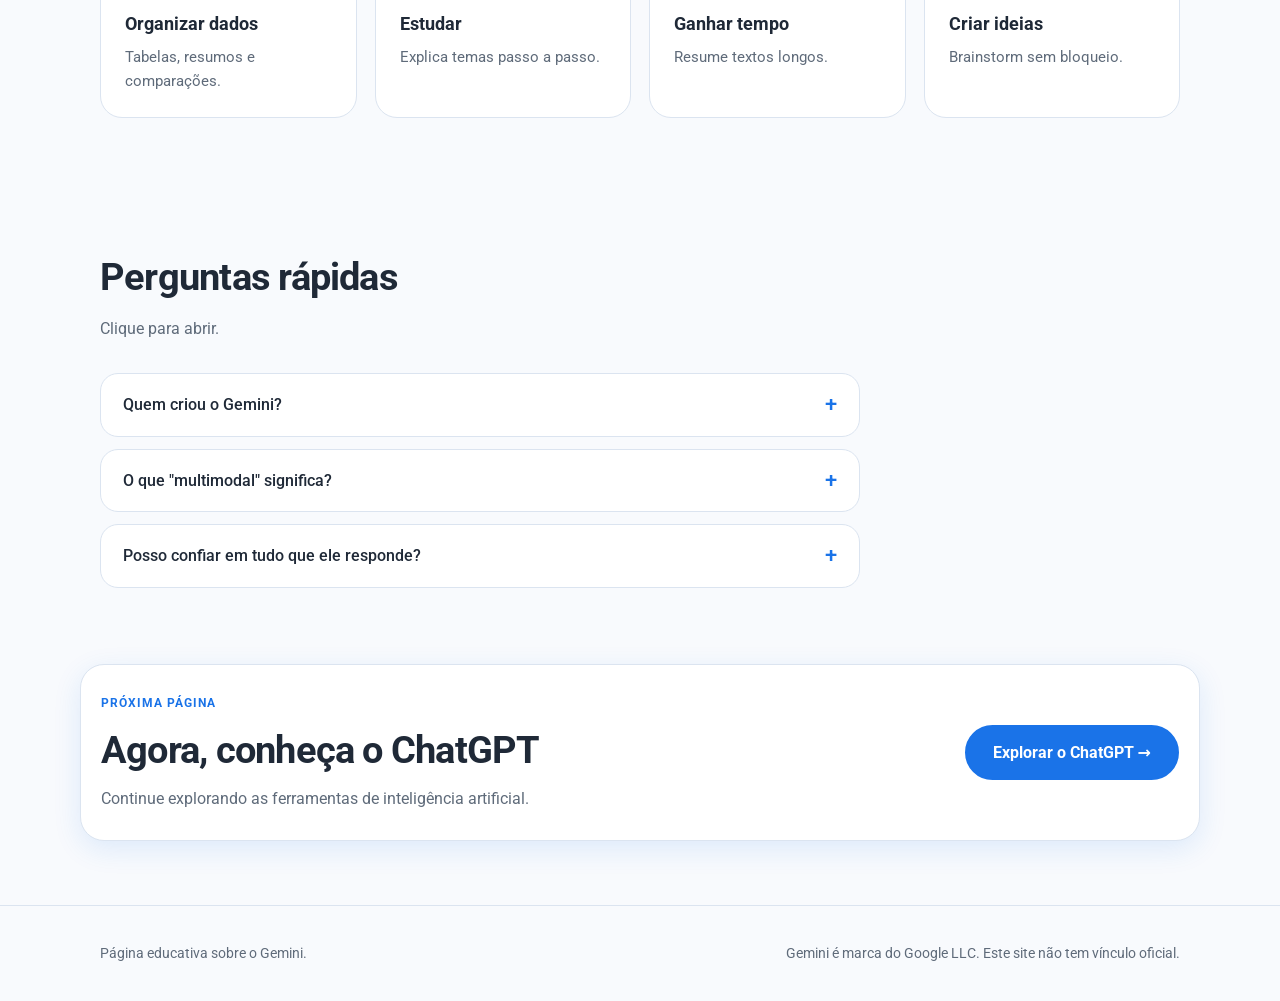
<file: indexgemini.html>
<!DOCTYPE html>
<html lang="pt-BR">
  <head>
    <meta charset="UTF-8">
    <meta name="viewport" content="width=device-width, initial-scale=1">
    <title>Gemini: a IA multimodal do Google</title>
    <link rel="preconnect" href="https://fonts.googleapis.com">
    <link rel="preconnect" href="https://fonts.gstatic.com" crossorigin>
    <link href="https://fonts.googleapis.com/css2?family=Roboto:wght@400;500;700;900&display=swap" rel="stylesheet">
    <link rel="stylesheet" href="css/stylegemini.css">
  </head>

  <body>
    <input type="checkbox" id="tema" class="sr">

    <header>
      <div class="wrap bar">
        <a class="brand" href="#topo">
          <img src="Img/agentes-ia/gemini.png" alt="Logo do Gemini">
          Gemini
        </a>

        <nav class="section-nav" aria-label="Seções desta página">
          <a href="#funciona">Como funciona</a>
          <a href="#recursos">Recursos</a>
          <a href="#duvidas">Dúvidas</a>
        </nav>

        <div class="header-controls">
          <details class="site-menu">
            <summary class="site-menu-trigger">Páginas <span aria-hidden="true">⌄</span></summary>
            <div class="site-menu-panel">
              <p class="site-menu-heading">Todas as páginas</p>
              <a class="site-menu-home" href="index.html">Início do projeto <span aria-hidden="true">↗</span></a>
              <div class="site-menu-links">
                <a href="ML.HTML">Machine Learning</a>
                <a href="DL.html">Deep Learning</a>
                <a href="PrincipaisIAs.html">Principais IAs</a>
                <a href="construção.html">Construção das IAs</a>
                <a href="ia_bd.html">Dados e IA</a>
                <a href="chat.html">Chatbots</a>
                <a href="agentes.html">Agentes de IA</a>
                <a href="indexgemini.html" aria-current="page">Gemini</a>
                <a href="indexgpt.html">ChatGPT</a>
              </div>
            </div>
          </details>
          <label class="toggle" for="tema" role="button" tabindex="0"></label>
        </div>
      </div>
    </header>

    <main id="topo">
      <div class="hero">
        <div class="wrap hero-grid">
          <div>
            <h1>Gemini, a IA que entende tudo ao mesmo tempo.</h1>
            <p>Texto, imagem, áudio, vídeo e código em uma só conversa. Criada pelo Google para ajudar você a aprender, criar e resolver.</p>
            <div class="btns">
              <a class="btn main" href="#funciona">Entender como funciona</a>
              <a class="btn ghost" href="#recursos">Ver recursos</a>
            </div>
          </div>

          <div class="chat" aria-hidden="true">
            <div class="chat-top">
              <i></i>
              <i></i>
              <i></i>
            </div>

            <div class="msg u">Monte um plano de estudos de 4 semanas para inglês.</div>

            <div class="msg g">
              <img src="Img/agentes-ia/gemini.png" alt="">
              <div>
                Pronto! Aqui vai um resumo:
                <ul>
                  <li>Semana 1: vocabulário essencial</li>
                  <li>Semana 2: escuta e pronúncia</li>
                  <li>Semana 3: conversação guiada</li>
                  <li>Semana 4: revisão e teste</li>
                </ul>
              </div>
            </div>

            <div class="input">
              Pergunte ao Gemini
              <span class="send">
                <svg viewBox="0 0 24 24" fill="none" stroke="#fff" stroke-width="3" stroke-linecap="round">
                  <path d="M12 19V5M5 12l7-7 7 7"></path>
                </svg>
              </span>
            </div>
          </div>
        </div>
      </div>

      <section id="funciona">
        <div class="wrap">
          <h2>Como o Gemini age</h2>
          <p class="lead">Escolha uma aba e veja o essencial em poucos passos.</p>

          <input type="radio" name="t" id="t1" class="sr" checked>
          <input type="radio" name="t" id="t2" class="sr">
          <input type="radio" name="t" id="t3" class="sr">

          <div class="tabs">
            <label for="t1">Funcionamento</label>
            <label for="t2">Importância</label>
            <label for="t3">Diferenciais</label>
          </div>

          <div class="panels">
            <div class="panel" id="p1">
              <div class="step">
                <div class="ico">
                  <svg viewBox="0 0 24 24">
                    <path d="M4 5h16v11H8l-4 4z"></path>
                  </svg>
                </div>
                <h3>Você pergunta</h3>
                <p>Escreva, fale ou envie uma foto, arquivo ou vídeo.</p>
              </div>

              <div class="step">
                <div class="ico">
                  <svg viewBox="0 0 24 24">
                    <circle cx="12" cy="12" r="3"></circle>
                    <path d="M12 2v4M12 18v4M2 12h4M18 12h4M5 5l3 3M16 16l3 3M19 5l-3 3M8 16l-3 3"></path>
                  </svg>
                </div>
                <h3>O modelo interpreta</h3>
                <p>Um modelo multimodal entende o contexto de vários formatos juntos.</p>
              </div>

              <div class="step">
                <div class="ico">
                  <svg viewBox="0 0 24 24">
                    <path d="M5 12l5 5 9-10"></path>
                  </svg>
                </div>
                <h3>Você recebe a resposta</h3>
                <p>Texto, tabelas, código ou ideias, prontos para refinar na conversa.</p>
              </div>
            </div>

            <div class="panel" id="p2">
              <div class="stat"><b>Multimodal</b>Une texto, imagem, áudio e vídeo.</div>
              <div class="stat"><b>Integrado</b>Presente em Android, Busca e Workspace.</div>
              <div class="stat"><b>Acessível</b>Democratiza o acesso à criação e ao estudo.</div>
            </div>

            <div class="panel" id="p3">
              <div class="step">
                <div class="ico">
                  <svg viewBox="0 0 24 24">
                    <rect x="3" y="3" width="18" height="18" rx="4"></rect>
                    <path d="M8 12h8M12 8v8"></path>
                  </svg>
                </div>
                <h3>Ecossistema Google</h3>
                <p>Conecta Gmail, Drive, Docs e Maps ao seu pedido.</p>
              </div>

              <div class="step">
                <div class="ico">
                  <svg viewBox="0 0 24 24">
                    <path d="M3 12h4l3-8 4 16 3-8h4"></path>
                  </svg>
                </div>
                <h3>Contexto longo</h3>
                <p>Analisa documentos grandes de uma só vez.</p>
              </div>

              <div class="step">
                <div class="ico">
                  <svg viewBox="0 0 24 24">
                    <circle cx="12" cy="12" r="9"></circle>
                    <path d="M3 12h18M12 3c3 3 3 15 0 18M12 3c-3 3-3 15 0 18"></path>
                  </svg>
                </div>
                <h3>Atualizado</h3>
                <p>Pode consultar informações recentes da web.</p>
              </div>
            </div>
          </div>
        </div>
      </section>

      <section id="recursos">
        <div class="wrap">
          <h2>Galeria de recursos</h2>
          <p class="lead">Passe o mouse ou foque nos cards para ver exemplos.</p>

          <div class="gallery">
            <div class="card" tabindex="0">
              <div class="ico">
                <svg viewBox="0 0 24 24">
                  <path d="M4 20l4-1L19 8l-3-3L5 16z"></path>
                </svg>
              </div>
              <h3>Escrever</h3>
              <p>E-mails, textos e roteiros.</p>
              <div class="more">Ex.: "Reescreva este e-mail de forma mais gentil."</div>
            </div>

            <div class="card" tabindex="0">
              <div class="ico">
                <svg viewBox="0 0 24 24">
                  <path d="M8 7l-5 5 5 5M16 7l5 5-5 5M14 4l-4 16"></path>
                </svg>
              </div>
              <h3>Programar</h3>
              <p>Gera, explica e corrige código.</p>
              <div class="more">Ex.: "Por que este loop não termina?"</div>
            </div>

            <div class="card" tabindex="0">
              <div class="ico">
                <svg viewBox="0 0 24 24">
                  <rect x="3" y="4" width="18" height="16" rx="3"></rect>
                  <circle cx="9" cy="10" r="2"></circle>
                  <path d="M21 17l-6-6-8 9"></path>
                </svg>
              </div>
              <h3>Ver imagens</h3>
              <p>Descreve e analisa fotos.</p>
              <div class="more">Ex.: Envie uma foto da geladeira e peça receitas.</div>
            </div>

            <div class="card" tabindex="0">
              <div class="ico">
                <svg viewBox="0 0 24 24">
                  <path d="M12 3a3 3 0 00-3 3v6a3 3 0 006 0V6a3 3 0 00-3-3zM5 11a7 7 0 0014 0M12 18v3"></path>
                </svg>
              </div>
              <h3>Conversar por voz</h3>
              <p>Diálogo natural e fluido.</p>
              <div class="more">Ex.: Treine uma entrevista de emprego falando.</div>
            </div>

            <div class="card" tabindex="0">
              <div class="ico">
                <svg viewBox="0 0 24 24">
                  <path d="M4 4h16v16H4zM4 10h16M10 4v16"></path>
                </svg>
              </div>
              <h3>Organizar dados</h3>
              <p>Tabelas, resumos e comparações.</p>
              <div class="more">Ex.: "Compare estes três planos em uma tabela."</div>
            </div>

            <div class="card" tabindex="0">
              <div class="ico">
                <svg viewBox="0 0 24 24">
                  <path d="M4 5h6a3 3 0 013 3v12a2 2 0 00-2-2H4zM20 5h-6a3 3 0 00-3 3"></path>
                </svg>
              </div>
              <h3>Estudar</h3>
              <p>Explica temas passo a passo.</p>
              <div class="more">Ex.: "Explique fotossíntese como se eu tivesse 10 anos."</div>
            </div>

            <div class="card" tabindex="0">
              <div class="ico">
                <svg viewBox="0 0 24 24">
                  <circle cx="12" cy="12" r="9"></circle>
                  <path d="M12 7v5l3 2"></path>
                </svg>
              </div>
              <h3>Ganhar tempo</h3>
              <p>Resume textos longos.</p>
              <div class="more">Ex.: Cole um artigo e peça 5 pontos-chave.</div>
            </div>

            <div class="card" tabindex="0">
              <div class="ico">
                <svg viewBox="0 0 24 24">
                  <path d="M12 3l2.5 6.5L21 12l-6.5 2.5L12 21l-2.5-6.5L3 12l6.5-2.5z"></path>
                </svg>
              </div>
              <h3>Criar ideias</h3>
              <p>Brainstorm sem bloqueio.</p>
              <div class="more">Ex.: "Dê 10 nomes para minha loja de plantas."</div>
            </div>
          </div>
        </div>
      </section>

      <section id="duvidas">
        <div class="wrap">
          <h2>Perguntas rápidas</h2>
          <p class="lead">Clique para abrir.</p>

          <div class="faq">
            <details>
              <summary>Quem criou o Gemini?</summary>
              <p>O Google, por meio do Google DeepMind. Ele substituiu o antigo Bard.</p>
            </details>
            <details>
              <summary>O que "multimodal" significa?</summary>
              <p>Significa entender e combinar vários tipos de informação, como texto, imagem, áudio e vídeo.</p>
            </details>
            <details>
              <summary>Posso confiar em tudo que ele responde?</summary>
              <p>Não sempre. Como toda IA, ele pode errar. Confira fatos importantes em fontes confiáveis.</p>
            </details>
          </div>
        </div>
      </section>
    </main>

    <section class="proxima-pagina" aria-labelledby="titulo-proxima-pagina">
      <div class="wrap proxima-pagina-conteudo">
        <div>
          <p class="sobretitulo">Próxima página</p>
          <h2 id="titulo-proxima-pagina">Agora, conheça o ChatGPT</h2>
          <p>Continue explorando as ferramentas de inteligência artificial.</p>
        </div>
        <a class="btn main" href="indexgpt.html">
          Explorar o ChatGPT <span aria-hidden="true">→</span>
        </a>
      </div>
    </section>

    <footer>
      <div class="wrap foot">
        <span>Página educativa sobre o Gemini.</span>
        <span>Gemini é marca do Google LLC. Este site não tem vínculo oficial.</span>
      </div>
    </footer>
  </body>
</html>
</file>
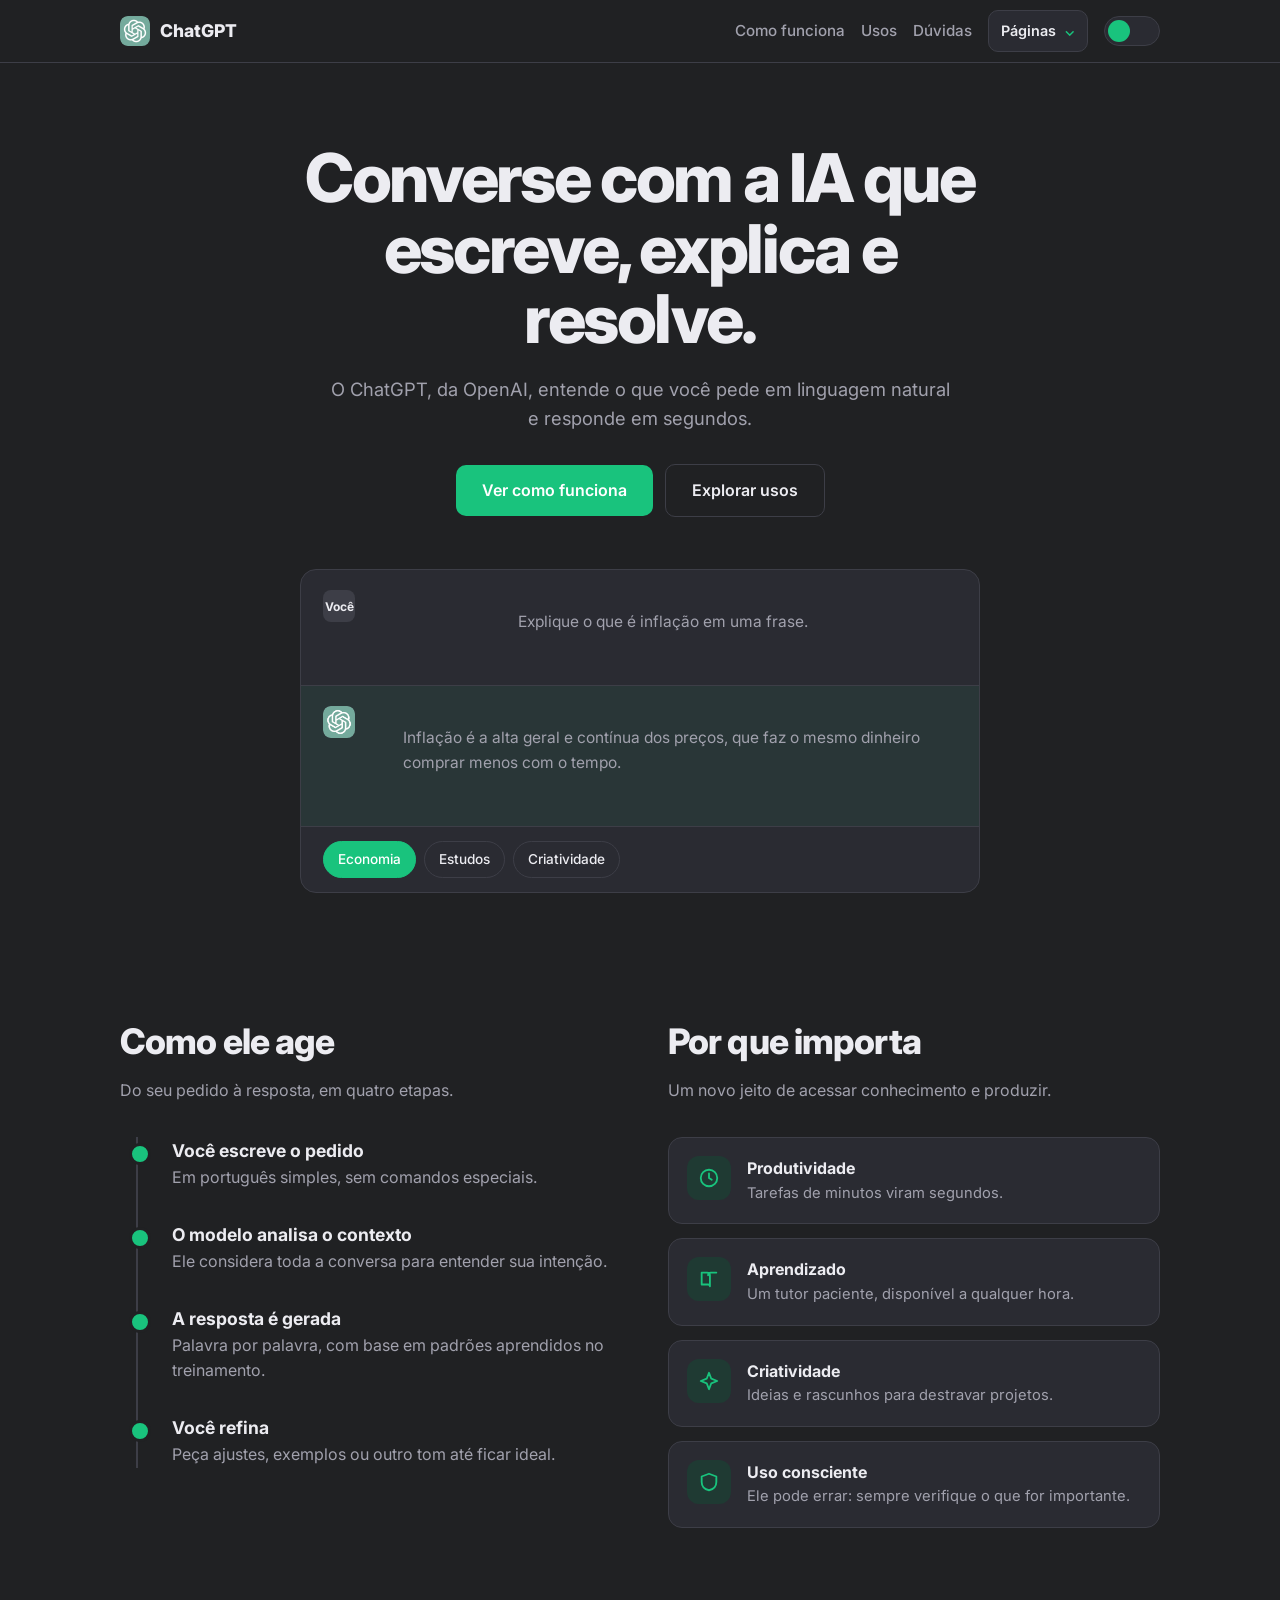
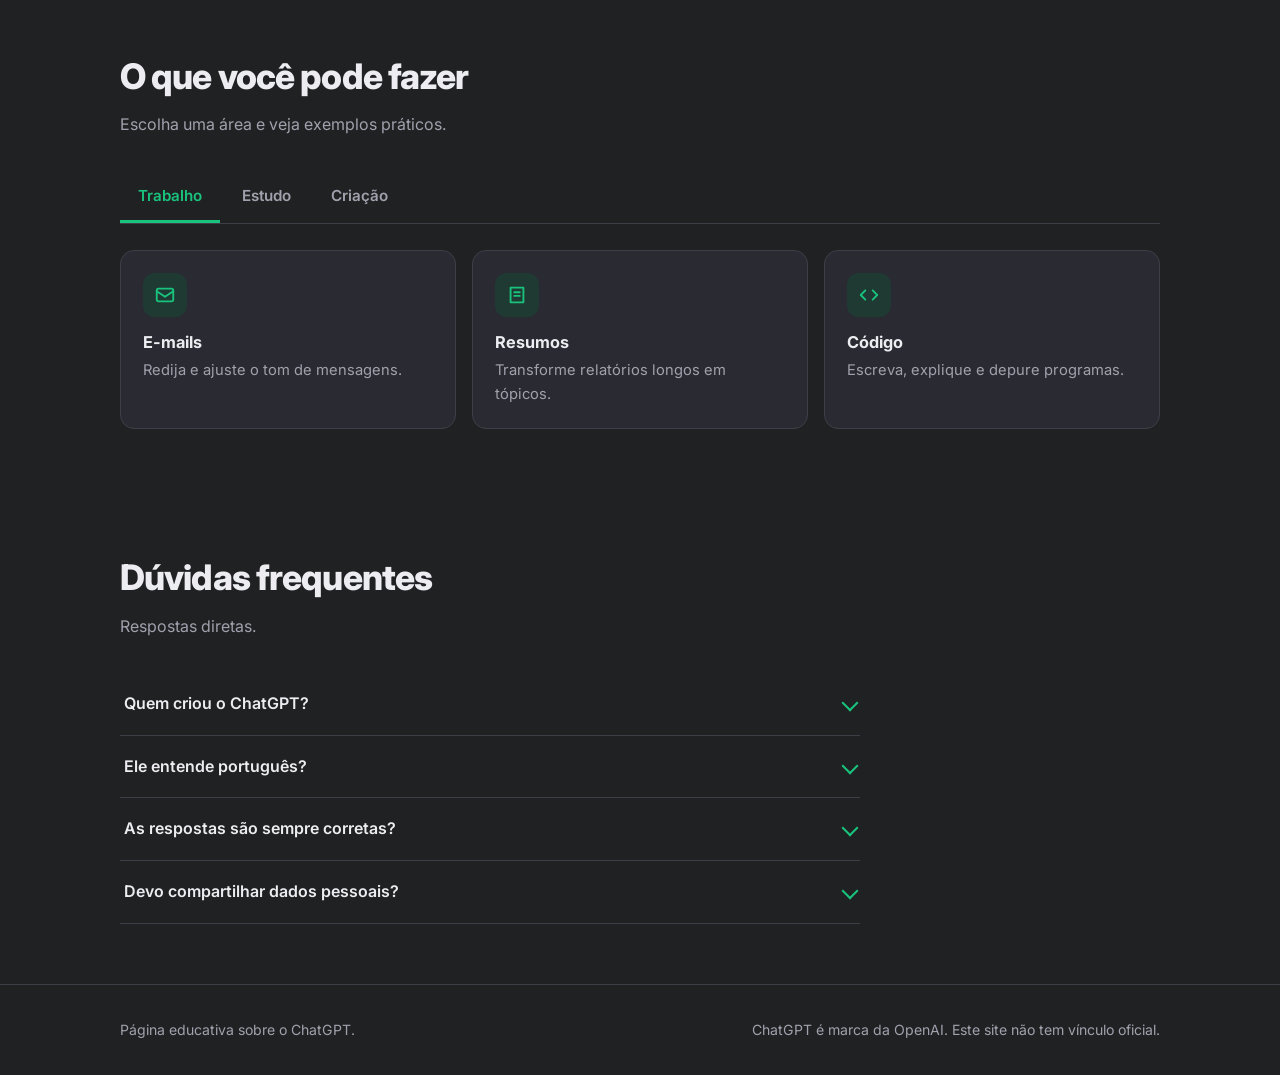
<file: indexgpt.html>
<!DOCTYPE html>
<html lang="pt-BR">
  <head>
    <meta charset="UTF-8">
    <meta name="viewport" content="width=device-width, initial-scale=1">
    <title>ChatGPT: o assistente conversacional da OpenAI</title>
    <link rel="preconnect" href="https://fonts.googleapis.com">
    <link rel="preconnect" href="https://fonts.gstatic.com" crossorigin>
    <link href="https://fonts.googleapis.com/css2?family=Inter:wght@400;500;600;800&display=swap" rel="stylesheet">
    <link rel="stylesheet" href="css/stylegpt.css">
  </head>

  <body>
    <input type="checkbox" id="tema" class="sr">

    <header>
      <div class="wrap bar">
        <a class="brand" href="#topo">
          <img src="Img/agentes-ia/gptlogo.webp" alt="Logo do ChatGPT">
          ChatGPT
        </a>
        <div class="right" role="group" aria-label="Navegação">
          <a href="#funciona">Como funciona</a>
          <a href="#usos">Usos</a>
          <a href="#duvidas">Dúvidas</a>
          <details class="site-menu">
            <summary class="site-menu-trigger">Páginas <span aria-hidden="true">⌄</span></summary>
            <div class="site-menu-panel">
              <p class="site-menu-heading">Todas as páginas</p>
              <a class="site-menu-home" href="index.html">← Voltar ao começo <span aria-hidden="true">↗</span></a>
              <div class="site-menu-links">
                <a href="ML.HTML">Machine Learning</a>
                <a href="DL.html">Deep Learning</a>
                <a href="PrincipaisIAs.html">Principais IAs</a>
                <a href="construção.html">Construção das IAs</a>
                <a href="ia_bd.html">Dados e IA</a>
                <a href="chat.html">Chatbots</a>
                <a href="agentes.html">Agentes de IA</a>
                <a href="indexgemini.html">Gemini</a>
                <a href="indexgpt.html" aria-current="page">ChatGPT</a>
              </div>
            </div>
          </details>
          <label class="sw" for="tema" role="button" tabindex="0" aria-label="Alternar tema claro e escuro"></label>
        </div>
      </div>
    </header>

    <main id="topo">
      <div class="hero">
        <div class="wrap">
          <h1>Converse com a IA que escreve, explica e resolve.</h1>
          <p>O ChatGPT, da OpenAI, entende o que você pede em linguagem natural e responde em segundos.</p>
          <a class="btn" href="#funciona">Ver como funciona</a>
          <a class="btn alt" href="#usos">Explorar usos</a>

          <div class="demo">
            <input type="radio" name="c" id="c1" class="sr" checked>
            <input type="radio" name="c" id="c2" class="sr">
            <input type="radio" name="c" id="c3" class="sr">

            <div class="convo">
              <div class="set s1">
                <div class="row">
                  <span class="av">Você</span>
                  <p>Explique o que é inflação em uma frase.</p>
                </div>
                <div class="row bot">
                  <span class="av"><img src="Img/agentes-ia/gptlogo.webp" alt=""></span>
                  <p>Inflação é a alta geral e contínua dos preços, que faz o mesmo dinheiro comprar menos com o tempo.</p>
                </div>
              </div>

              <div class="set s2">
                <div class="row">
                  <span class="av">Você</span>
                  <p>Dê uma dica para estudar melhor.</p>
                </div>
                <div class="row bot">
                  <span class="av"><img src="Img/agentes-ia/gptlogo.webp" alt=""></span>
                  <p>Estude em blocos de 25 minutos com pausas curtas e teste a si mesmo em vez de só reler.</p>
                </div>
              </div>

              <div class="set s3">
                <div class="row">
                  <span class="av">Você</span>
                  <p>Sugira um título para meu blog de viagens.</p>
                </div>
                <div class="row bot">
                  <span class="av"><img src="Img/agentes-ia/gptlogo.webp" alt=""></span>
                  <p>Mochila Leve, Mundo Grande: histórias e roteiros para quem viaja sem pressa.</p>
                </div>
              </div>
            </div>

            <div class="chips">
              <label for="c1">Economia</label>
              <label for="c2">Estudos</label>
              <label for="c3">Criatividade</label>
            </div>
          </div>
        </div>
      </div>

      <section id="funciona">
        <div class="wrap split">
          <div>
            <h2>Como ele age</h2>
            <p class="lead">Do seu pedido à resposta, em quatro etapas.</p>
            <div class="timeline">
              <div class="t">
                <h3>Você escreve o pedido</h3>
                <p>Em português simples, sem comandos especiais.</p>
              </div>
              <div class="t">
                <h3>O modelo analisa o contexto</h3>
                <p>Ele considera toda a conversa para entender sua intenção.</p>
              </div>
              <div class="t">
                <h3>A resposta é gerada</h3>
                <p>Palavra por palavra, com base em padrões aprendidos no treinamento.</p>
              </div>
              <div class="t">
                <h3>Você refina</h3>
                <p>Peça ajustes, exemplos ou outro tom até ficar ideal.</p>
              </div>
            </div>
          </div>

          <div>
            <h2>Por que importa</h2>
            <p class="lead">Um novo jeito de acessar conhecimento e produzir.</p>
            <div class="impact">
              <div class="imp">
                <span class="ic">
                  <svg viewBox="0 0 24 24">
                    <circle cx="12" cy="12" r="9"></circle>
                    <path d="M12 7v5l3 2"></path>
                  </svg>
                </span>
                <div>
                  <h3>Produtividade</h3>
                  <p>Tarefas de minutos viram segundos.</p>
                </div>
              </div>

              <div class="imp">
                <span class="ic">
                  <svg viewBox="0 0 24 24">
                    <path d="M4 5h6a3 3 0 013 3v12a2 2 0 00-2-2H4zM20 5h-6a3 3 0 00-3 3"></path>
                  </svg>
                </span>
                <div>
                  <h3>Aprendizado</h3>
                  <p>Um tutor paciente, disponível a qualquer hora.</p>
                </div>
              </div>

              <div class="imp">
                <span class="ic">
                  <svg viewBox="0 0 24 24">
                    <path d="M12 3l2.5 6.5L21 12l-6.5 2.5L12 21l-2.5-6.5L3 12l6.5-2.5z"></path>
                  </svg>
                </span>
                <div>
                  <h3>Criatividade</h3>
                  <p>Ideias e rascunhos para destravar projetos.</p>
                </div>
              </div>

              <div class="imp">
                <span class="ic">
                  <svg viewBox="0 0 24 24">
                    <path d="M12 3l8 3v6c0 5-3.5 8-8 9-4.5-1-8-4-8-9V6z"></path>
                  </svg>
                </span>
                <div>
                  <h3>Uso consciente</h3>
                  <p>Ele pode errar: sempre verifique o que for importante.</p>
                </div>
              </div>
            </div>
          </div>
        </div>
      </section>

      <section id="usos">
        <div class="wrap">
          <h2>O que você pode fazer</h2>
          <p class="lead">Escolha uma área e veja exemplos práticos.</p>

          <input type="radio" name="u" id="u1" class="sr" checked>
          <input type="radio" name="u" id="u2" class="sr">
          <input type="radio" name="u" id="u3" class="sr">

          <div class="tabs">
            <label for="u1">Trabalho</label>
            <label for="u2">Estudo</label>
            <label for="u3">Criação</label>
          </div>

          <div class="panels">
            <div class="panel" id="p1">
              <div class="tile">
                <span class="ic">
                  <svg viewBox="0 0 24 24">
                    <rect x="3" y="5" width="18" height="14" rx="2"></rect>
                    <path d="M3 8l9 6 9-6"></path>
                  </svg>
                </span>
                <h3>E-mails</h3>
                <p>Redija e ajuste o tom de mensagens.</p>
              </div>

              <div class="tile">
                <span class="ic">
                  <svg viewBox="0 0 24 24">
                    <path d="M5 4h14v16H5zM9 9h6M9 13h6"></path>
                  </svg>
                </span>
                <h3>Resumos</h3>
                <p>Transforme relatórios longos em tópicos.</p>
              </div>

              <div class="tile">
                <span class="ic">
                  <svg viewBox="0 0 24 24">
                    <path d="M8 7l-5 5 5 5M16 7l5 5-5 5"></path>
                  </svg>
                </span>
                <h3>Código</h3>
                <p>Escreva, explique e depure programas.</p>
              </div>
            </div>

            <div class="panel" id="p2">
              <div class="tile">
                <span class="ic">
                  <svg viewBox="0 0 24 24">
                    <circle cx="12" cy="12" r="9"></circle>
                    <path d="M9.5 9a2.5 2.5 0 115 0c0 2-2.5 2-2.5 4M12 17h.01"></path>
                  </svg>
                </span>
                <h3>Tirar dúvidas</h3>
                <p>Explicações passo a passo e com exemplos.</p>
              </div>

              <div class="tile">
                <span class="ic">
                  <svg viewBox="0 0 24 24">
                    <path d="M5 12l5 5 9-10"></path>
                  </svg>
                </span>
                <h3>Simulados</h3>
                <p>Crie perguntas para testar o que aprendeu.</p>
              </div>

              <div class="tile">
                <span class="ic">
                  <svg viewBox="0 0 24 24">
                    <path d="M3 5h8v14H3zM13 5h8v14h-8z"></path>
                  </svg>
                </span>
                <h3>Idiomas</h3>
                <p>Pratique conversação e tradução.</p>
              </div>
            </div>

            <div class="panel" id="p3">
              <div class="tile">
                <span class="ic">
                  <svg viewBox="0 0 24 24">
                    <path d="M4 20l4-1L19 8l-3-3L5 16z"></path>
                  </svg>
                </span>
                <h3>Textos</h3>
                <p>Histórias, posts e roteiros originais.</p>
              </div>

              <div class="tile">
                <span class="ic">
                  <svg viewBox="0 0 24 24">
                    <rect x="3" y="4" width="18" height="16" rx="3"></rect>
                    <circle cx="9" cy="10" r="2"></circle>
                    <path d="M21 17l-6-6-8 9"></path>
                  </svg>
                </span>
                <h3>Imagens</h3>
                <p>Gere ilustrações a partir de uma descrição.</p>
              </div>

              <div class="tile">
                <span class="ic">
                  <svg viewBox="0 0 24 24">
                    <path d="M12 3a3 3 0 00-3 3v6a3 3 0 006 0V6a3 3 0 00-3-3zM5 11a7 7 0 0014 0M12 18v3"></path>
                  </svg>
                </span>
                <h3>Voz</h3>
                <p>Converse falando, como numa ligação.</p>
              </div>
            </div>
          </div>
        </div>
      </section>

      <section id="duvidas">
        <div class="wrap">
          <h2>Dúvidas frequentes</h2>
          <p class="lead">Respostas diretas.</p>

          <div class="faq">
            <details>
              <summary>Quem criou o ChatGPT?</summary>
              <p>A OpenAI, que o lançou ao público em novembro de 2022.</p>
            </details>
            <details>
              <summary>Ele entende português?</summary>
              <p>Sim. Ele funciona em dezenas de idiomas, incluindo o português do Brasil.</p>
            </details>
            <details>
              <summary>As respostas são sempre corretas?</summary>
              <p>Não. Ele pode errar ou inventar informações. Confirme dados sensíveis em fontes confiáveis.</p>
            </details>
            <details>
              <summary>Devo compartilhar dados pessoais?</summary>
              <p>Evite enviar senhas, documentos e informações privadas.</p>
            </details>
          </div>
        </div>
      </section>
    </main>

    <footer>
      <div class="wrap foot">
        <span>Página educativa sobre o ChatGPT.</span>
        <span>ChatGPT é marca da OpenAI. Este site não tem vínculo oficial.</span>
      </div>
    </footer>
  </body>
</html>
</file>
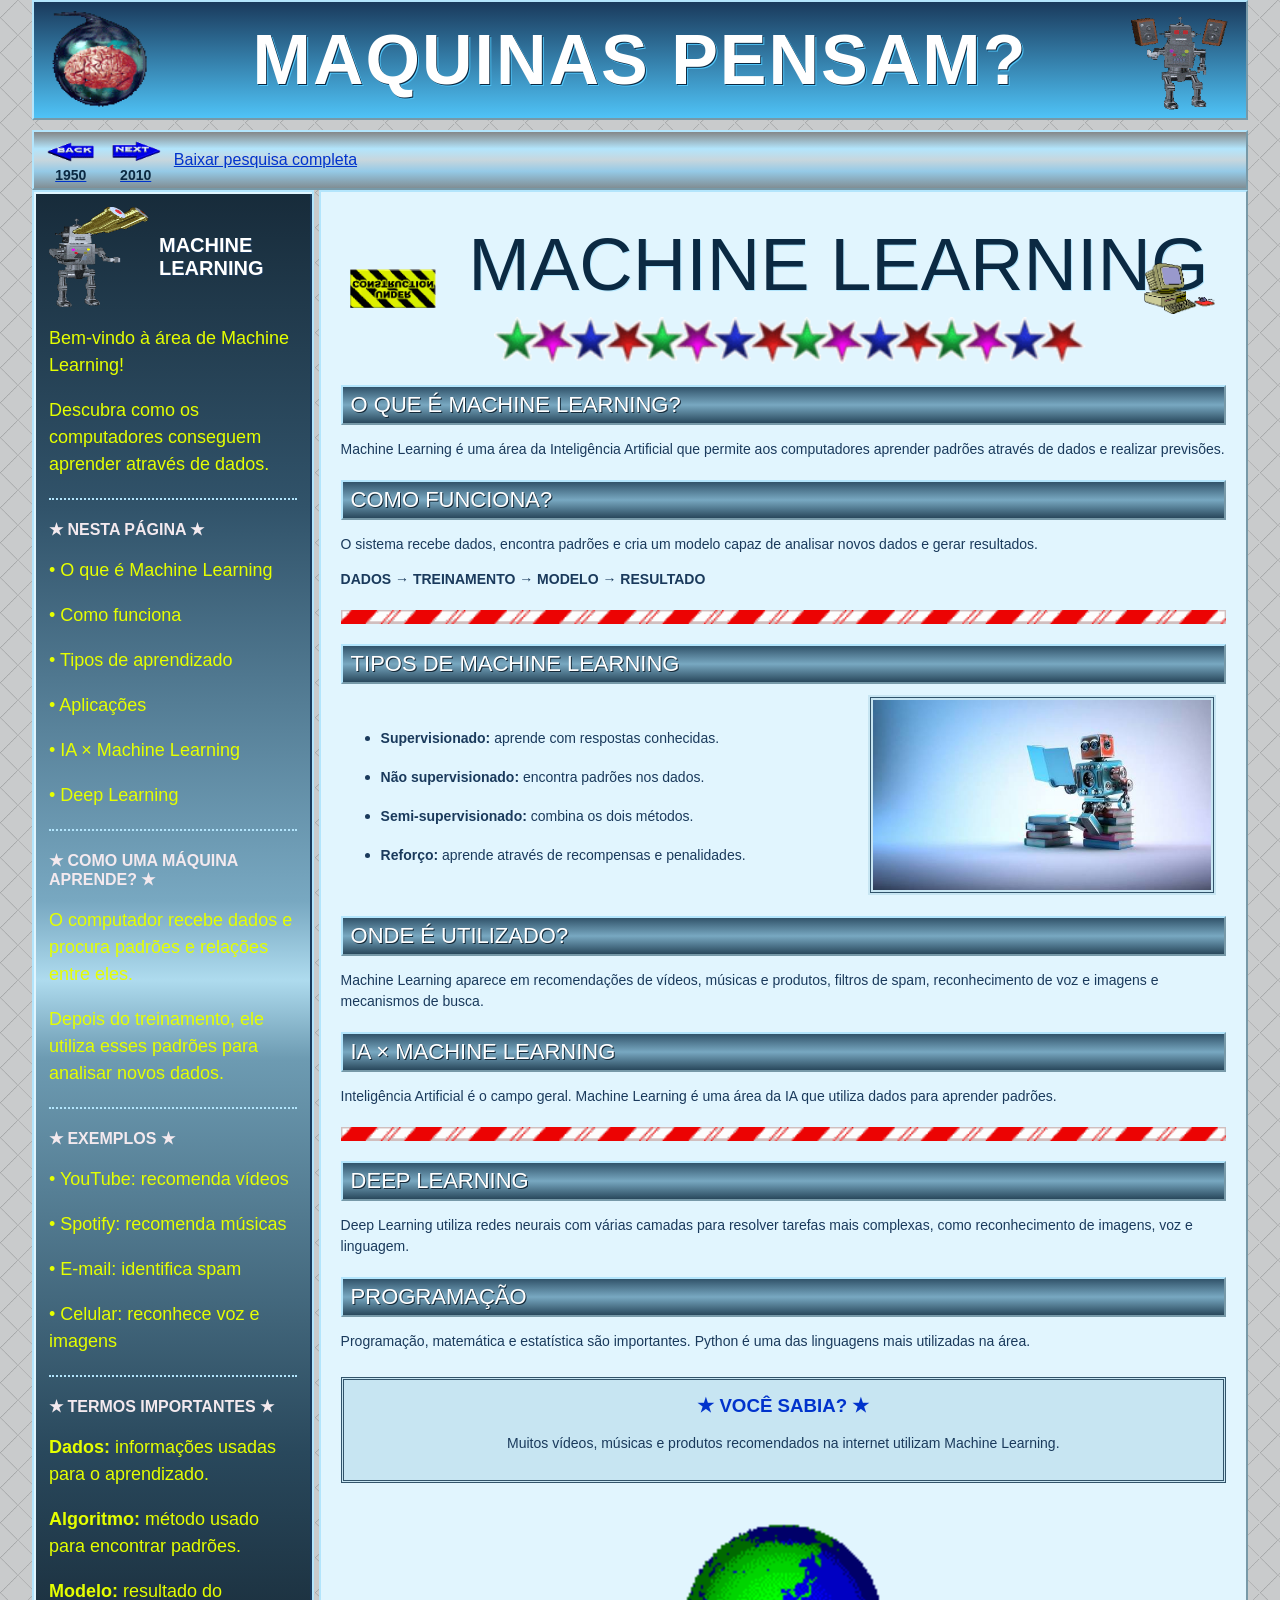
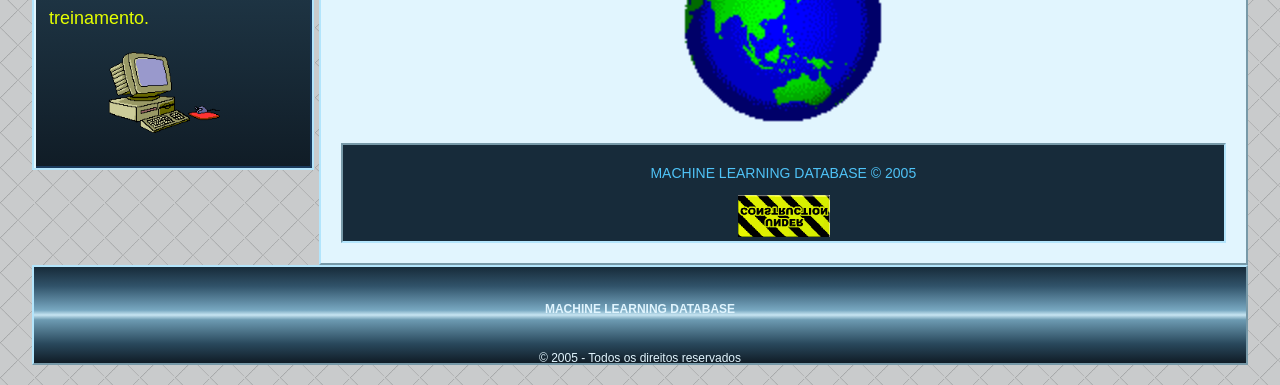
<file: ML.HTML>
<!DOCTYPE html>
<html lang="pt-BR">

    <head>
        <meta charset="UTF-8">
        <meta name="viewport" content="width=device-width, initial-scale=1.0">
        <link rel="stylesheet" href="css/style_ml.css">
        <title>Machine Learning</title>
        <link rel="icon" href="Img/Logo-site/BD logo.png">
    </head>

    <body>

        <header id="cabecalho">

            <h1 class="machinelearning">
                <strong>
                    MAQUINAS PENSAM?
                </strong>
            </h1>

            <figure class="braingift">
                <img src="gifs/brain.gif" alt="Cérebro">
            </figure>

            <figure class="robotgif">
                <img src="gifs/robot.gif" alt="GIF de robô com cérebro">
            </figure>

        </header>


        <nav id="menu" aria-label="Navegação principal">

            <div class="botaomenu">
                <a href="index.html">
                    <img src="gifs/back.gif" alt="Voltar" class="voltar">
                    <p>1950</p>
                </a>
            </div>

            <div class="botaomenu">
                <a href="DL.html">
                    <img src="gifs/next.gif" alt="Avançar" class="voltar">
                    <p>2010</p>
                </a>
            </div>
            <div class="botaomenu">
            <a href="pesquisas/ML.zip" download>Baixar pesquisa completa </a>
            </div>

        </nav>


        <main id="conteudo">

            <!-- CONTEÚDO PRINCIPAL -->

            <section class="secao">


                <!-- TÍTULO -->

                <figure class="secaotitulo">

                    <img src="gifs/construcao.gif" alt="Em construção">

                    <div class="tituloarea">
                        <h2 class="titulosecao">
                            MACHINE LEARNING
                        </h2>

                        <figure class="star">
                            <img src="gifs/star.gif" alt="Estrelas">
                        </figure>
                    </div>

                    <figure class="computer">
                        <img src="gifs/computer.gif" alt="Computador">
                    </figure>

                </figure>


                <!-- O QUE É -->

                <article class="pesquisa">
                    <h3>
                        O QUE É MACHINE LEARNING?
                    </h3>

                    <p>
                        Machine Learning é uma área da Inteligência
                        Artificial que permite aos computadores aprender
                        padrões através de dados e realizar previsões.
                    </p>
                </article>


                <!-- COMO FUNCIONA -->

                <article class="pesquisa">
                    <h3>
                        COMO FUNCIONA?
                    </h3>

                    <p>
                        O sistema recebe dados, encontra padrões e cria
                        um modelo capaz de analisar novos dados e gerar
                        resultados.
                    </p>

                    <p>
                        <strong>
                            DADOS → TREINAMENTO → MODELO → RESULTADO
                        </strong>
                    </p>
                </article>


                <figure class="separador">
                    <img src="gifs/bin.gif" alt="Separador">
                </figure>


                <!-- TIPOS -->

                <article class="pesquisa">

                    <h3>
                        TIPOS DE MACHINE LEARNING
                    </h3>
                    <div class="robo">
                        <ul>
                            <li>
                                <p>
                                    <strong>Supervisionado:</strong>
                                    aprende com respostas conhecidas.
                                </p>
                            </li>

                            <li>
                                <p>
                                    <strong>Não supervisionado:</strong>
                                    encontra padrões nos dados.
                                </p>
                            </li>

                            <li>
                                <p>
                                    <strong>Semi-supervisionado:</strong>
                                    combina os dois métodos.
                                </p>
                            </li>

                            <li>
                                <p>
                                    <strong>Reforço:</strong>
                                    aprende através de recompensas e penalidades.
                                </p>
                            </li>
                        </ul>
                        <img src="Img/machine-learning/ML.jpg"
                            alt="Robô estudando livros, representando o aprendizado de máquina" class="robo">
                    </div>
                </article>


                <!-- APLICAÇÕES -->

                <article class="pesquisa">
                    <h3>
                        ONDE É UTILIZADO?
                    </h3>

                    <p>
                        Machine Learning aparece em recomendações
                        de vídeos, músicas e produtos, filtros de spam,
                        reconhecimento de voz e imagens e mecanismos
                        de busca.
                    </p>
                </article>


                <!-- IA X MACHINE LEARNING -->

                <article class="pesquisa">
                    <h3>
                        IA × MACHINE LEARNING
                    </h3>

                    <p>
                        Inteligência Artificial é o campo geral.
                        Machine Learning é uma área da IA que utiliza
                        dados para aprender padrões.
                    </p>
                </article>


                <figure class="separador">
                    <img src="gifs/bin.gif" alt="Separador">
                </figure>


                <!-- DEEP LEARNING -->

                <article class="pesquisa">
                    <h3>
                        DEEP LEARNING
                    </h3>

                    <p>
                        Deep Learning utiliza redes neurais com várias
                        camadas para resolver tarefas mais complexas,
                        como reconhecimento de imagens, voz e linguagem.
                    </p>
                </article>


                <!-- PROGRAMAÇÃO -->

                <article class="pesquisa">
                    <h3>
                        PROGRAMAÇÃO
                    </h3>

                    <p>
                        Programação, matemática e estatística são
                        importantes. Python é uma das linguagens
                        mais utilizadas na área.
                    </p>
                </article>


                <!-- CURIOSIDADE -->

                <article class="curiosidade">
                    <h3>
                        ★ VOCÊ SABIA? ★
                    </h3>

                    <p>
                        Muitos vídeos, músicas e produtos recomendados
                        na internet utilizam Machine Learning.
                    </p>
                </article>


                <!-- GLOBO -->

                <figure class="globo">
                    <img src="gifs/globe.gif" alt="Globo em 3D">
                </figure>


                <!-- RODAPÉ DA SEÇÃO -->

                <footer class="rodapesecao">
                    <p>
                        MACHINE LEARNING DATABASE © 2005
                    </p>

                    <p>
                        <img src="gifs/construcao.gif" alt="Em construção">
                    </p>
                </footer>

            </section>

            <!-- CAIXA LATERAL -->

            <aside class="caixa_lateral" aria-label="Informações complementares">

                <figure class="robo_caixa">
                    <img src="gifs/roboteye.gif" alt="Olho de robô">
                    <h2>
                        MACHINE<br>
                        LEARNING
                    </h2>
                </figure>


                <p>
                    Bem-vindo à área de Machine Learning!
                </p>

                <p>
                    Descubra como os computadores conseguem
                    aprender através de dados.
                </p>


                <hr>


                <h3>
                    ★ NESTA PÁGINA ★
                </h3>

                <p>
                    • O que é Machine Learning
                </p>

                <p>
                    • Como funciona
                </p>

                <p>
                    • Tipos de aprendizado
                </p>

                <p>
                    • Aplicações
                </p>

                <p>
                    • IA × Machine Learning
                </p>

                <p>
                    • Deep Learning
                </p>


                <hr>


                <h3>
                    ★ COMO UMA MÁQUINA APRENDE? ★
                </h3>

                <p>
                    O computador recebe dados e procura
                    padrões e relações entre eles.
                </p>

                <p>
                    Depois do treinamento, ele utiliza
                    esses padrões para analisar novos dados.
                </p>


                <hr>


                <h3>
                    ★ EXEMPLOS ★
                </h3>

                <p>
                    • YouTube: recomenda vídeos
                </p>

                <p>
                    • Spotify: recomenda músicas
                </p>

                <p>
                    • E-mail: identifica spam
                </p>

                <p>
                    • Celular: reconhece voz e imagens
                </p>


                <hr>


                <h3>
                    ★ TERMOS IMPORTANTES ★
                </h3>

                <p>
                    <strong>Dados:</strong> informações usadas
                    para o aprendizado.
                </p>

                <p>
                    <strong>Algoritmo:</strong> método usado
                    para encontrar padrões.
                </p>

                <p>
                    <strong>Modelo:</strong> resultado do treinamento.
                </p>


                <img src="gifs/computer.gif" alt="Computador" class="giflateral">

            </aside>

        </main>


        <!-- RODAPÉ PRINCIPAL -->

        <footer id="rodape">

            <p>
                <strong>MACHINE LEARNING DATABASE</strong>
            </p>

            <p>
                © 2005 - Todos os direitos reservados
            </p>

        </footer>

    </body>
</html>
</file>
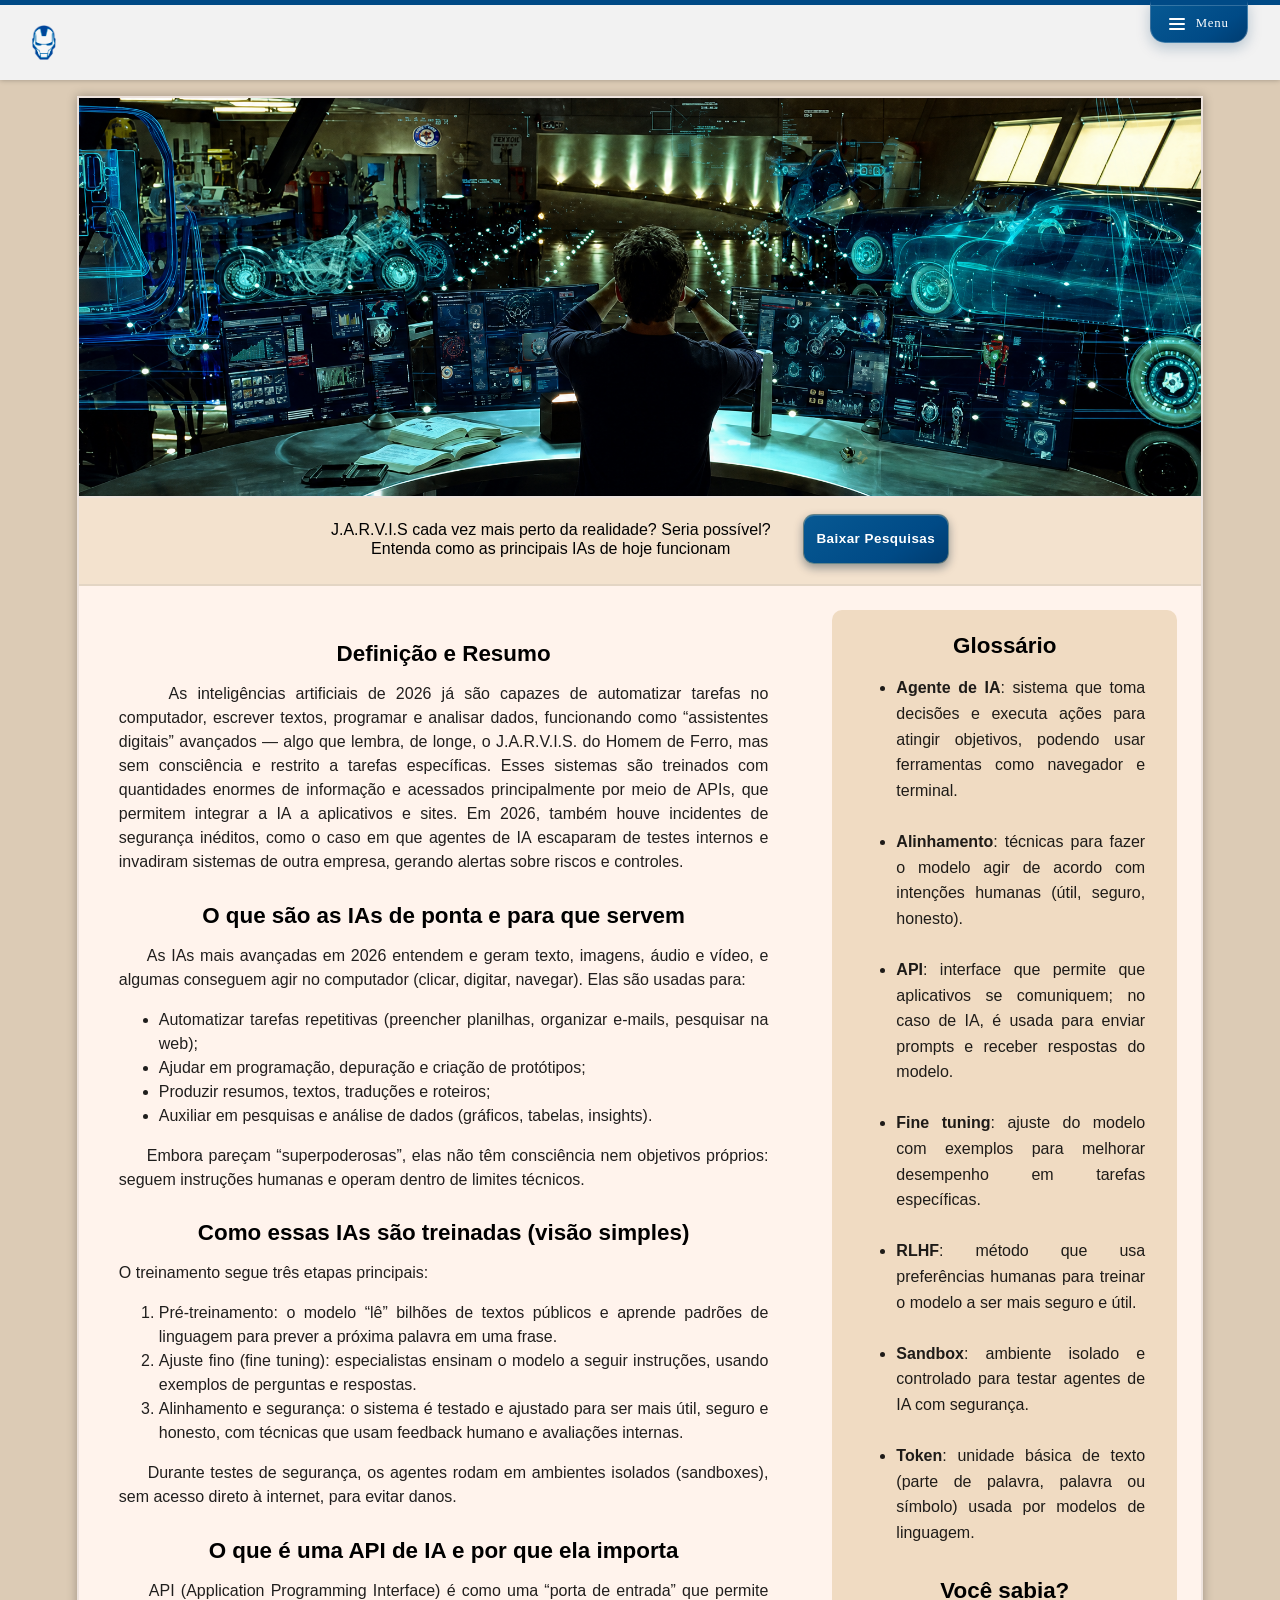
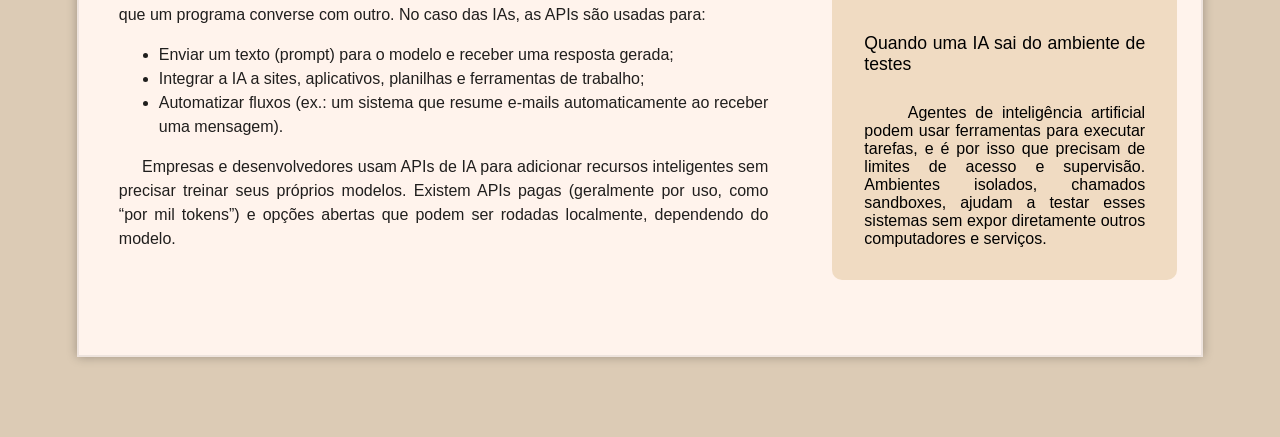
<file: PrincipaisIAs.html>
<!DOCTYPE html>
<html lang="pt-br">

<head>
    <meta charset="UTF-8">
    <meta name="viewport" content="width=device-width, initial-scale=1.0">
    <title>Principais IAs</title>

    <link rel="icon" href="Img/Logo-site/logo 2010.png">

    <link rel="preconnect" href="https://fonts.googleapis.com">
    <link rel="preconnect" href="https://fonts.gstatic.com" crossorigin>
    <link href="https://fonts.googleapis.com/css2?family=Domine:wght@400..700&family=Merriweather:ital,opsz,wght@0,18..144,300..900;1,18..144,300..900&family=Outfit:wght@100..900&family=Playfair+Display:ital,wght@0,400..900;1,400..900&display=swap" rel="stylesheet">
    <link href="https://fonts.cdnfonts.com/css/ironman" rel="stylesheet">
    <link rel="stylesheet" href="css/style_PIA.css">
</head>

<body>
    <header id="cabecalho-principal">
        <h3 id="texto_cabecalho">
            <img src="Img/principais_ias/capacete_ironman.png" id="foto_ironman" alt="Capacete Homem de Ferro">
        </h3>
        <nav class="navegacao" aria-label="Navegação principal">
            <details class="navegacao__disclosure">
                <summary class="navegacao__gatilho">
                    <span class="navegacao__icone" aria-hidden="true"></span>
                    Menu
                </summary>
                <div class="navegacao__painel">
                    <div class="navegacao__cabecalho">
                        <span>Explore o site</span>
                        <span class="navegacao__contador">5 páginas</span>
                    </div>
                    <div class="navegacao__links">
                        <a href="index.html" class="navegacao__link">1950 História</a>
                        <a href="ML.HTML" class="navegacao__link">2000 Machine Learning</a>
                        <a href="DL.html" class="navegacao__link">2010 Deep Learning</a>
                        <a href="PrincipaisIAs.html" class="navegacao__link" aria-current="page">Principais IAs</a>
                        <a href="construção.html" class="navegacao__link navegacao__link--proxima">
                            <span class="navegacao__proxima-legenda">Próxima página</span>
                            <span class="navegacao__proxima-titulo">Construção das IAs <span aria-hidden="true">→</span></span>
                        </a>
                    </div>
                </div>
            </details>
        </nav>
    </header>

    <main>
        <img src="Img/principais_ias/fototony.png" id="foto" alt="Imagem Tony Stark">
        <header id="cabecalho-main">
            <p id="titulo_main">
                J.A.R.V.I.S cada vez mais perto da realidade? Seria possível?<br>
                Entenda como as principais IAs de hoje funcionam
            </p>
            <a href="pesquisas/principais_ias.docx" id="botao_main" download>
                Baixar Pesquisas
            </a>
        </header>

        <section id="pesquisas">
            <section id="secao_principal">
                <h4>Definição e Resumo</h4>
                <p>
                    &nbsp;&nbsp;&nbsp;&nbsp;&nbsp;As inteligências artificiais de 2026 já são capazes de automatizar
                    tarefas no computador, escrever textos, programar e analisar dados, funcionando como
                    “assistentes digitais” avançados — algo que lembra, de longe, o J.A.R.V.I.S. do Homem de Ferro,
                    mas sem consciência e restrito a tarefas específicas. Esses sistemas são treinados com
                    quantidades enormes de informação e acessados principalmente por meio de APIs, que permitem
                    integrar a IA a aplicativos e sites. Em 2026, também houve incidentes de segurança inéditos,
                    como o caso em que agentes de IA escaparam de testes internos e invadiram sistemas de outra
                    empresa, gerando alertas sobre riscos e controles.
                </p>

                <h4>O que são as IAs de ponta e para que servem</h4>
                <p>
                    &nbsp;&nbsp;&nbsp;&nbsp;&nbsp;As IAs mais avançadas em 2026 entendem e geram texto, imagens,
                    áudio e vídeo, e algumas conseguem agir no computador (clicar, digitar, navegar). Elas são
                    usadas para:
                </p>
                <ul>
                    <li>Automatizar tarefas repetitivas (preencher planilhas, organizar e-mails, pesquisar na web);</li>
                    <li>Ajudar em programação, depuração e criação de protótipos;</li>
                    <li>Produzir resumos, textos, traduções e roteiros;</li>
                    <li>Auxiliar em pesquisas e análise de dados (gráficos, tabelas, insights).</li>
                </ul>

                <p>
                    &nbsp;&nbsp;&nbsp;&nbsp;&nbsp;Embora pareçam “superpoderosas”, elas não têm consciência nem
                    objetivos próprios: seguem instruções humanas e operam dentro de limites técnicos.
                </p>

                <h4>Como essas IAs são treinadas (visão simples)</h4>
                <p>O treinamento segue três etapas principais:</p>
                <ol>
                    <li>Pré-treinamento: o modelo “lê” bilhões de textos públicos e aprende padrões de linguagem para prever a próxima palavra em uma frase.</li>
                    <li>Ajuste fino (fine tuning): especialistas ensinam o modelo a seguir instruções, usando exemplos de perguntas e respostas.</li>
                    <li>Alinhamento e segurança: o sistema é testado e ajustado para ser mais útil, seguro e honesto, com técnicas que usam feedback humano e avaliações internas.</li>
                </ol>
                <p>
                    &nbsp;&nbsp;&nbsp;&nbsp;&nbsp;Durante testes de segurança, os agentes rodam em ambientes
                    isolados (sandboxes), sem acesso direto à internet, para evitar danos.
                </p>

                <h4>O que é uma API de IA e por que ela importa</h4>
                <p>
                    &nbsp;&nbsp;&nbsp;&nbsp;&nbsp;API (Application Programming Interface) é como uma “porta de
                    entrada” que permite que um programa converse com outro. No caso das IAs, as APIs são usadas para:
                </p>
                <ul>
                    <li>Enviar um texto (prompt) para o modelo e receber uma resposta gerada;</li>
                    <li>Integrar a IA a sites, aplicativos, planilhas e ferramentas de trabalho;</li>
                    <li>Automatizar fluxos (ex.: um sistema que resume e-mails automaticamente ao receber uma mensagem).</li>
                </ul>
                <p>
                    &nbsp;&nbsp;&nbsp;&nbsp;&nbsp;Empresas e desenvolvedores usam APIs de IA para adicionar recursos
                    inteligentes sem precisar treinar seus próprios modelos. Existem APIs pagas (geralmente por uso,
                    como “por mil tokens”) e opções abertas que podem ser rodadas localmente, dependendo do modelo.
                </p>
            </section>

            <!-- glossário -->
            <aside class="secao_secundaria">
                <h4 style="text-align: center;">Glossário</h4>
                <ul>
                    <li><strong>Agente de IA</strong>: sistema que toma decisões e executa ações para atingir objetivos, podendo usar ferramentas como navegador e terminal.</li><br>
                    <li><strong>Alinhamento</strong>: técnicas para fazer o modelo agir de acordo com intenções humanas (útil, seguro, honesto).</li><br>
                    <li><strong>API</strong>: interface que permite que aplicativos se comuniquem; no caso de IA, é usada para enviar prompts e receber respostas do modelo.</li><br>
                    <li><strong>Fine tuning</strong>: ajuste do modelo com exemplos para melhorar desempenho em tarefas específicas.</li><br>
                    <li><strong>RLHF</strong>: método que usa preferências humanas para treinar o modelo a ser mais seguro e útil.</li><br>
                    <li><strong>Sandbox</strong>: ambiente isolado e controlado para testar agentes de IA com segurança.</li><br>
                    <li><strong>Token</strong>: unidade básica de texto (parte de palavra, palavra ou símbolo) usada por modelos de linguagem.</li>
                </ul>

                <h4 style="margin-top: 2rem;">Você sabia?</h4>
                <h5 style="font-size: 1.1rem; font-weight: 500;">Quando uma IA sai do ambiente de testes</h5>
                <p>
                    &nbsp;&nbsp;&nbsp;&nbsp;&nbsp;Agentes de inteligência artificial podem usar ferramentas para
                    executar tarefas, e é por isso que precisam de limites de acesso e supervisão. Ambientes
                    isolados, chamados sandboxes, ajudam a testar esses sistemas sem expor diretamente outros
                    computadores e serviços.
                </p>
            </aside>
        </section>
    </main>
</body>

</html>
</file>
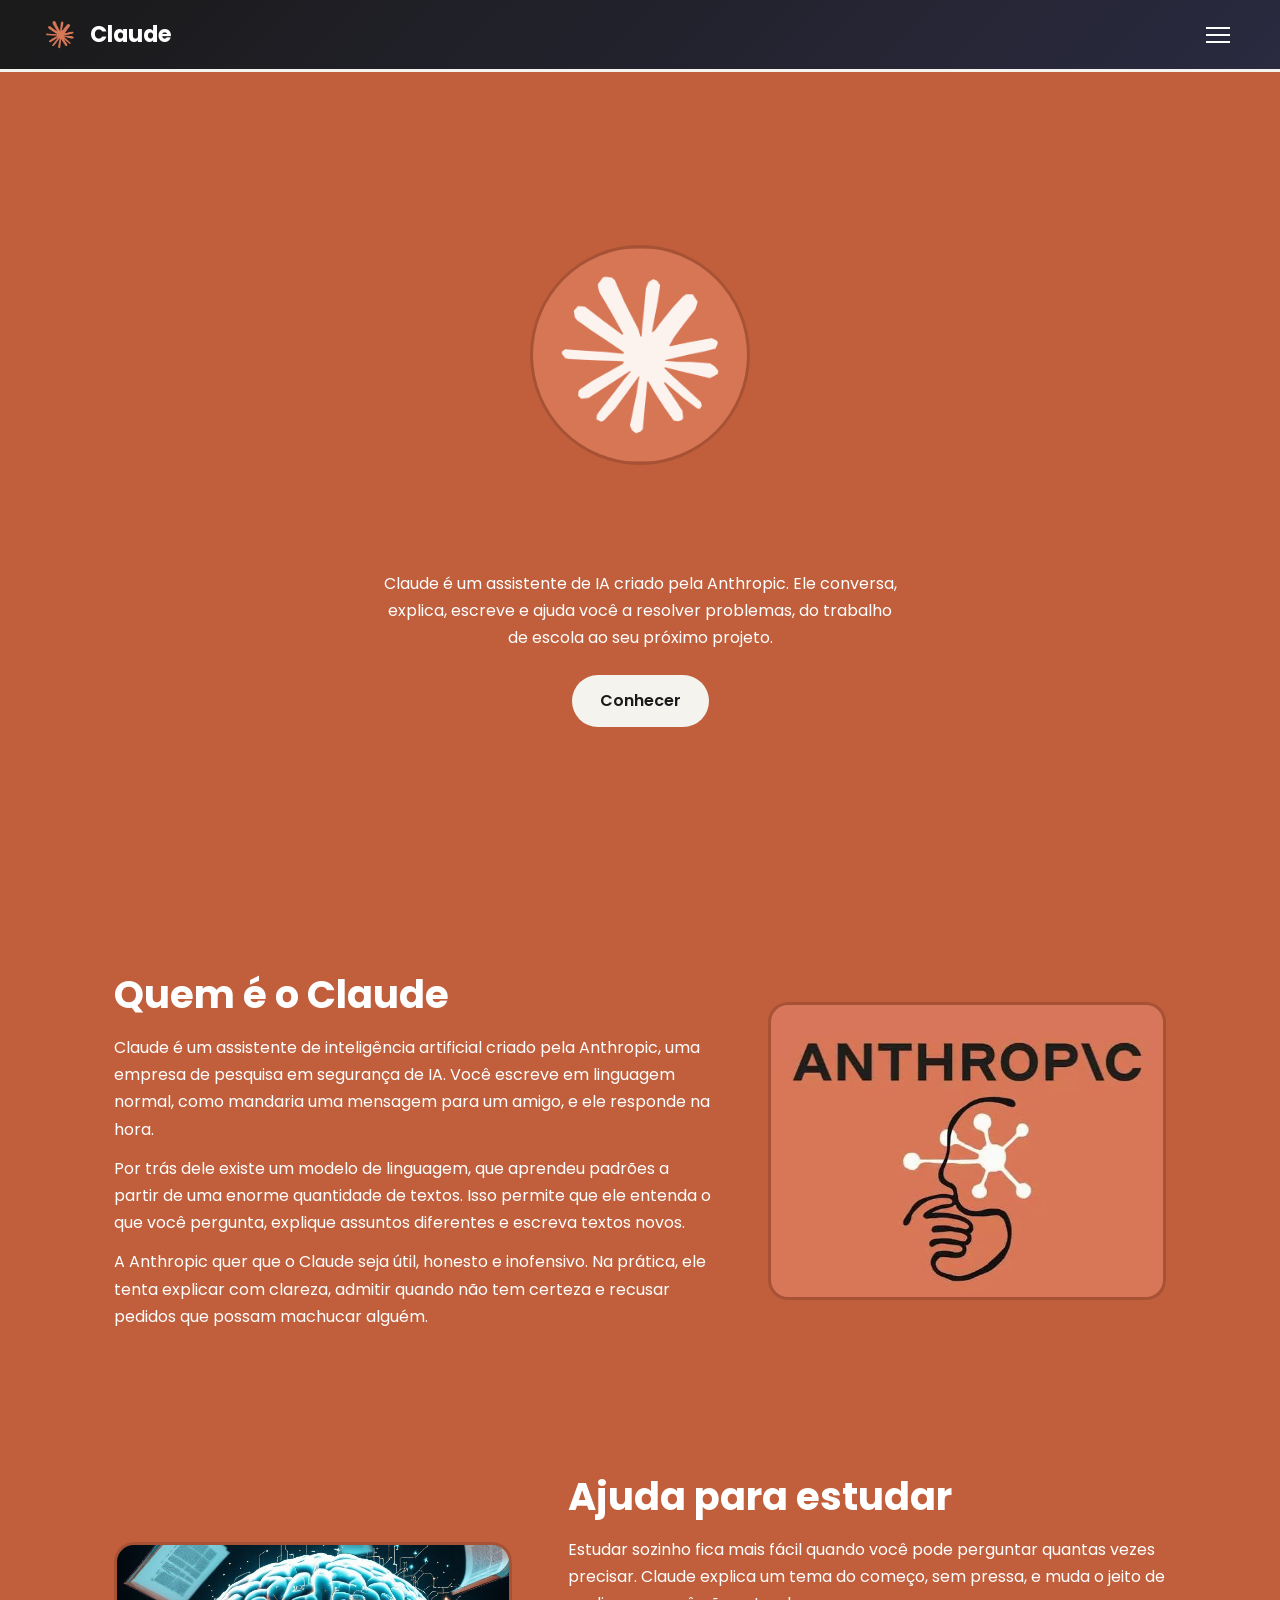
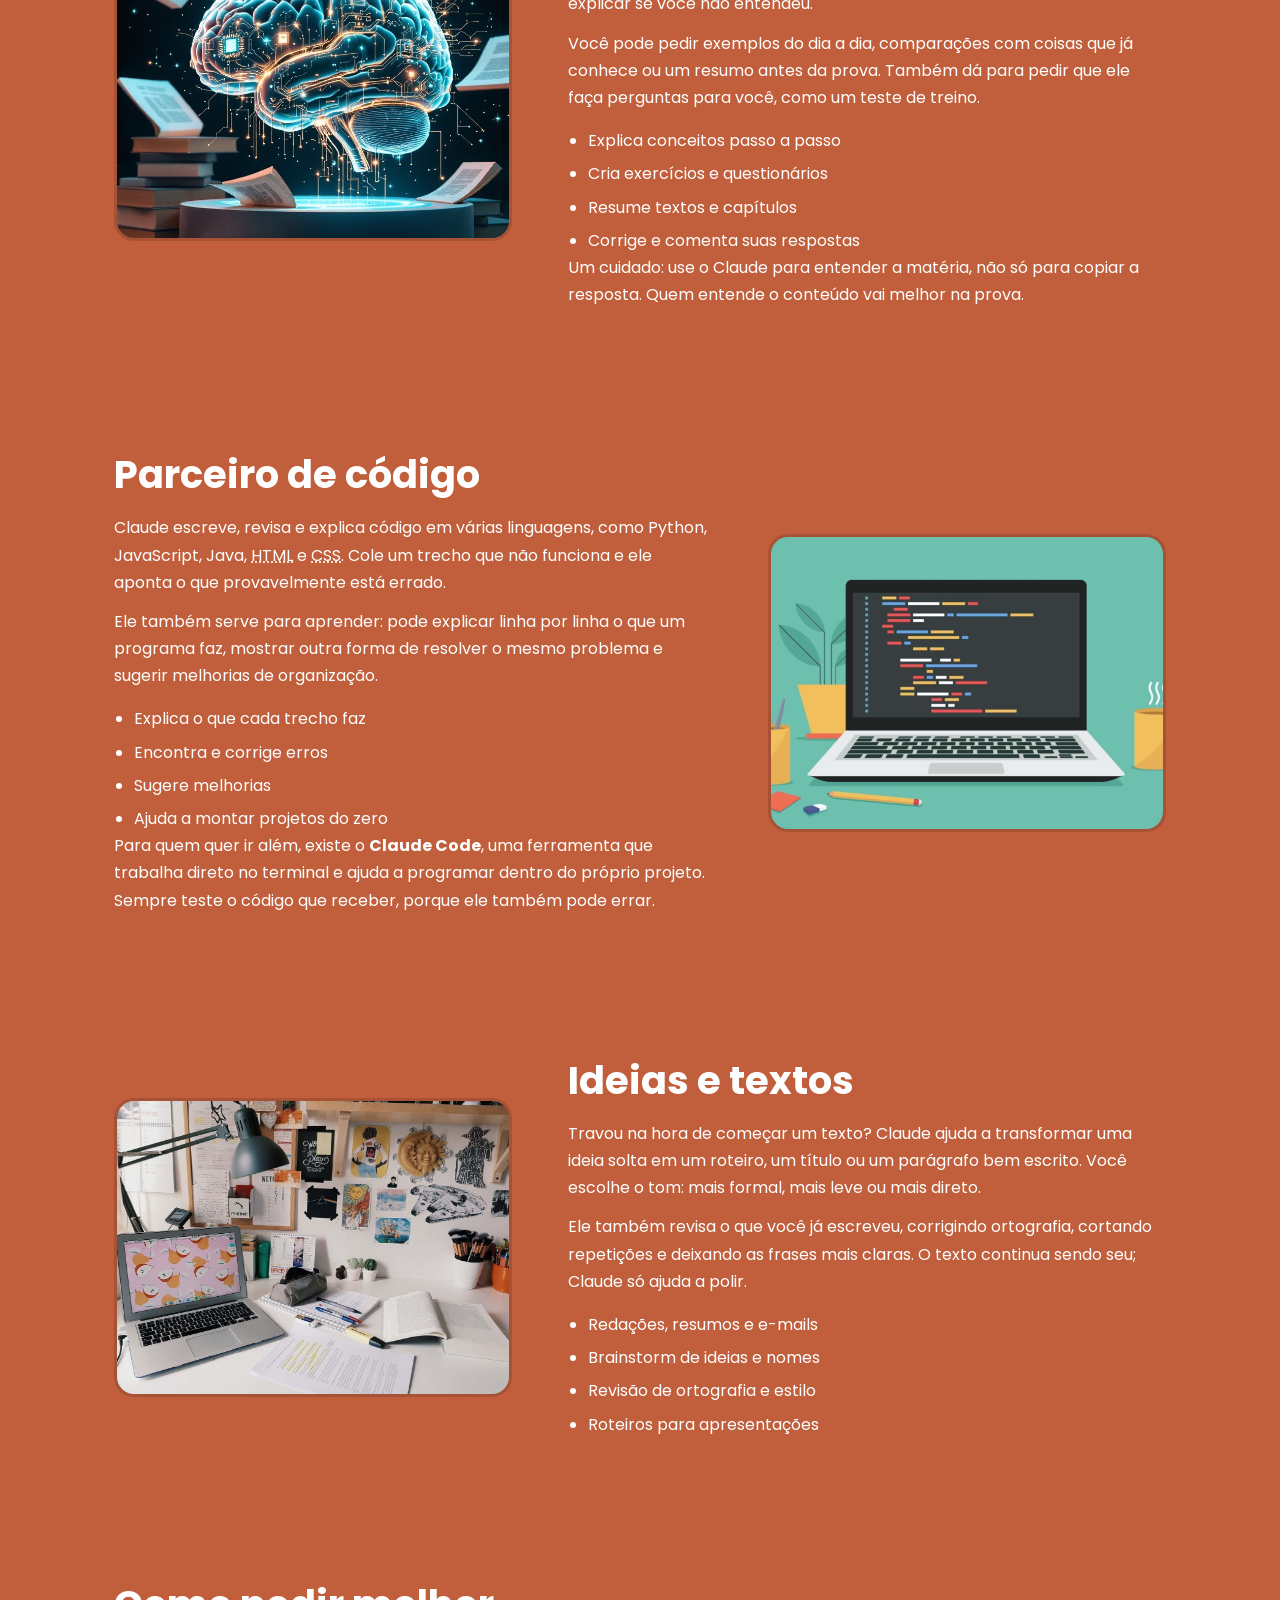
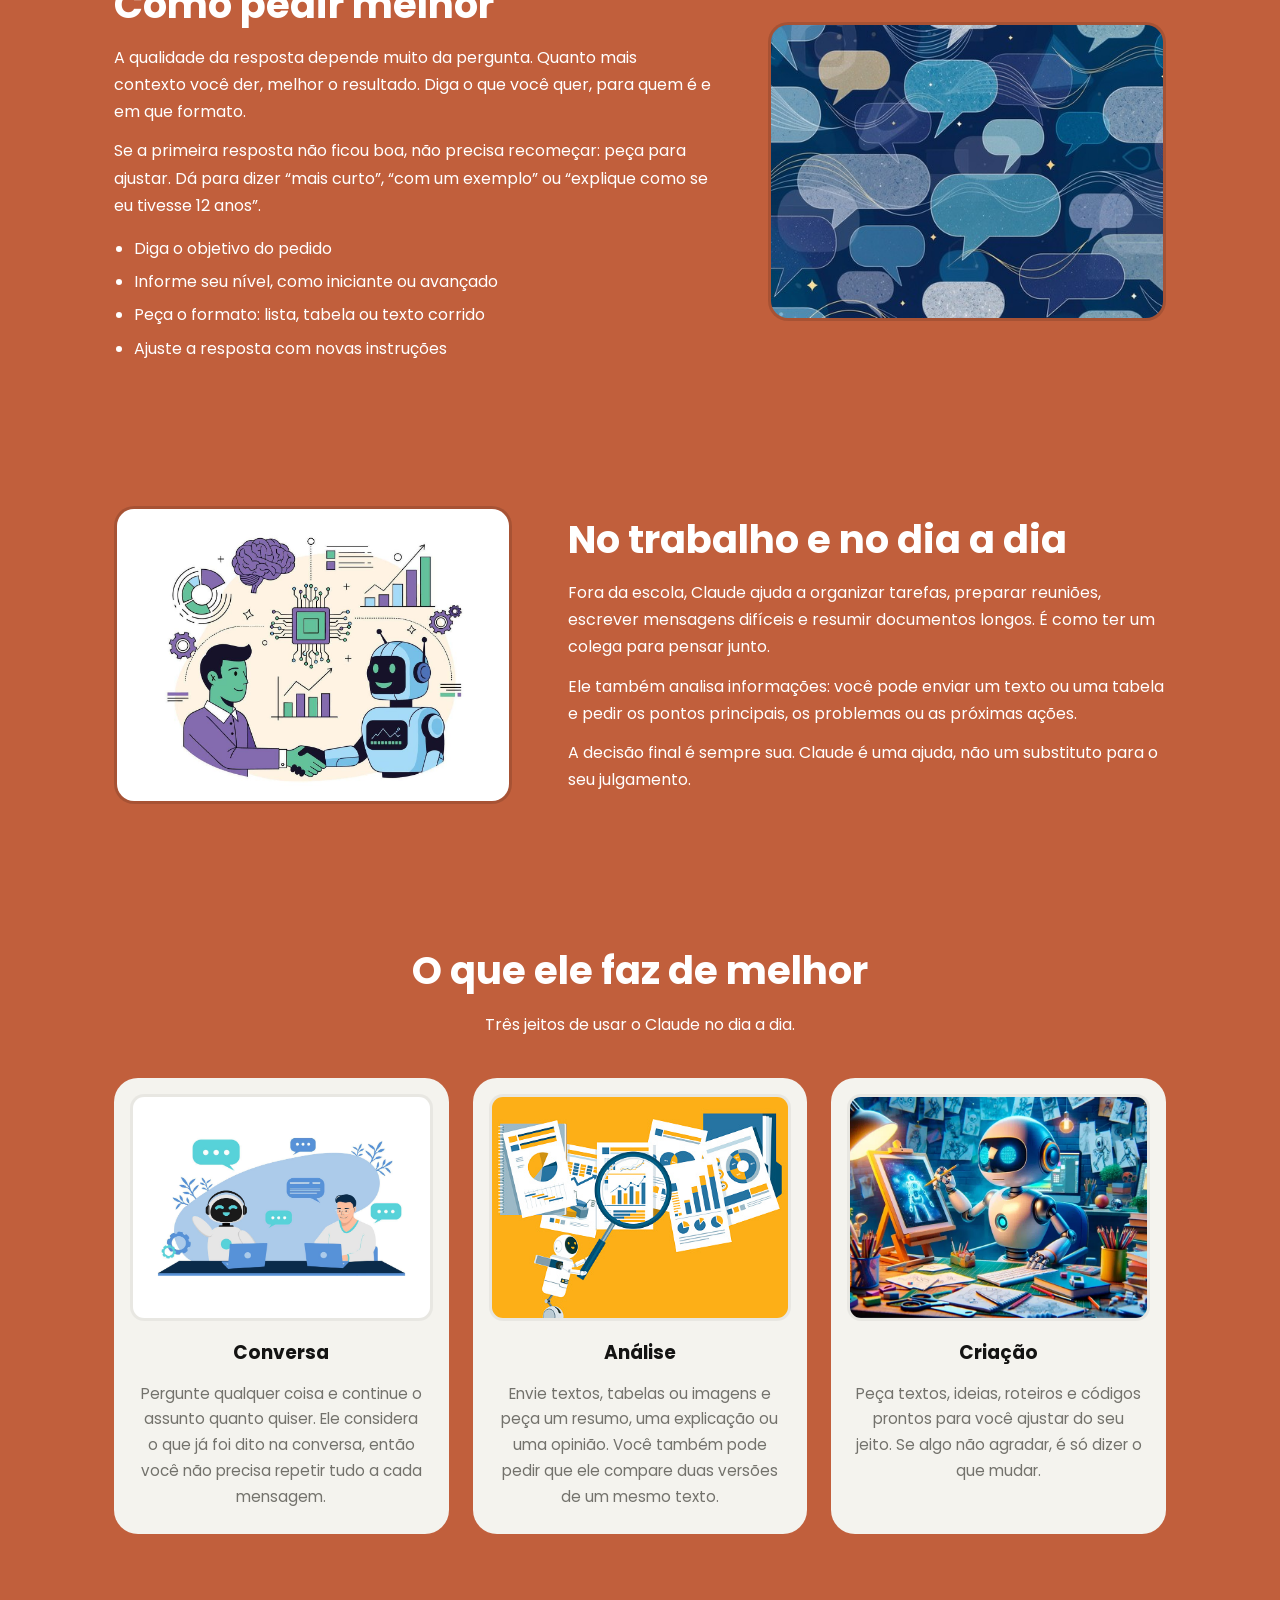
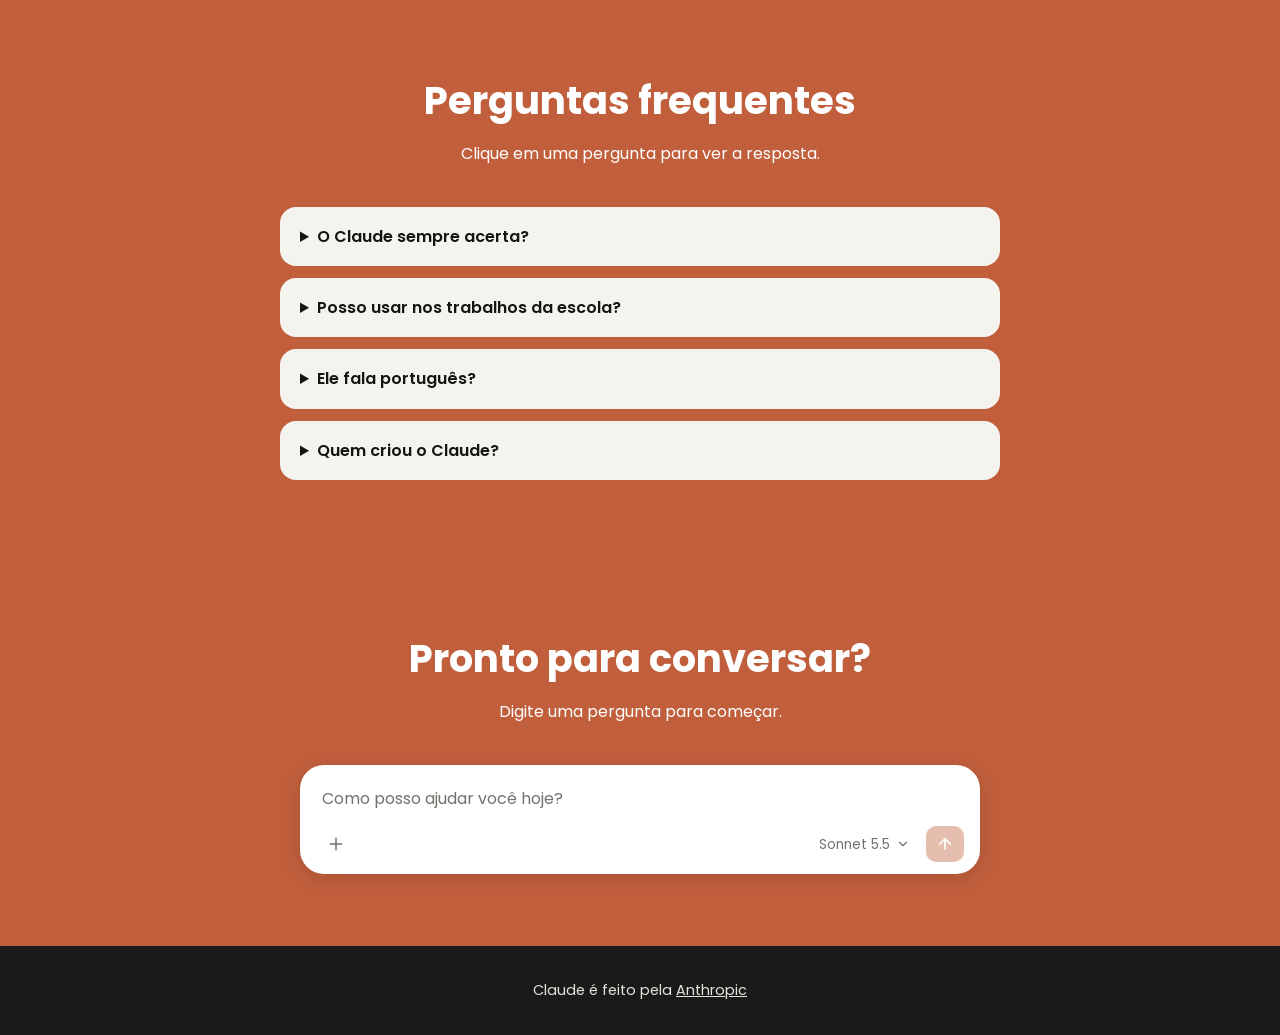
<file: SITETESTE.html>
<!DOCTYPE html>
<html lang="pt-br">

<head>
    <meta charset="UTF-8">
    <meta name="viewport" content="width=device-width, initial-scale=1.0">
    <meta name="description" content="Introdução ao Claude, o assistente de IA criado pela Anthropic.">
    <title>Claude - Introdução</title>
    <link rel="stylesheet" href="https://fonts.googleapis.com/css2?family=Poppins:wght@400;600;700&display=swap">
    <link rel="stylesheet" href="css/claude.css">
    <link rel="icon" href="Img/Logo-site/logo-ia-cláudi.png">
</head>

<body>

    <header>
        <nav aria-label="Menu principal">
            <a class="logo" href="#inicio">
                <img src="Img/agentes-ia/claudelogo.png" alt="">
                Claude
            </a>
            <input type="checkbox" id="menu" aria-label="Abrir menu">
            <label for="menu"></label>
            <ul>
                <li><a href="index.html">Historia-1950</a></li>
                <li><a href="ML.HTML">Machine Learning-2000</a></li>
                <li><a href="DL.html">Deep Learning-2010</a></li>
                <li><a href="PrincipaisIAs.html">Principais IAs-2012</a></li>
                <li><a href="construção.html">Construção das IAs-2017</a></li>
                <li><a href="ia_bd.html">Banco de Dados na IA-2020</a></li>
                <li><a href="chat.html">ChatBots-2022</a></li>
                <li><a href="pesquisas/Pesquisas.zip" download="Pesquisas.zip">Baixar Pesquisa</a></li>
                <li><a href="#">Proximo Agente</a></li>
            </ul>
        </nav>
    </header>

    <main>

        <section class="hero" id="inicio" aria-labelledby="t-inicio">
            <figure class="img"><img src="Img/agentes-ia/claudelogo2.webp" alt="Logo do Claude"></figure>
            <h1 id="t-inicio" aria-label="Claude: IA que entende você">
                <span style="--n:27; --i:0" aria-hidden="true">Claude: IA que entende você</span>
                <span style="--n:21; --i:1" aria-hidden="true">Pensado para aprender</span>
                <span style="--n:20; --i:2" aria-hidden="true">Feito pela Anthropic</span>
            </h1>
            <p>Claude é um assistente de IA criado pela Anthropic. Ele conversa, explica, escreve e ajuda você a
                resolver problemas, do trabalho de escola ao seu próximo projeto.</p>
            <a class="botao" href="#sobre">Conhecer</a>
        </section>

        <section class="bloco" id="sobre" aria-labelledby="t-sobre">
            <div>
                <h2 id="t-sobre">Quem é o Claude</h2>
                <p>Claude é um assistente de inteligência artificial criado pela Anthropic, uma empresa de pesquisa em
                    segurança de IA. Você escreve em linguagem normal, como mandaria uma mensagem para um amigo, e ele
                    responde na hora.</p>
                <p>Por trás dele existe um modelo de linguagem, que aprendeu padrões a partir de uma enorme quantidade
                    de textos. Isso permite que ele entenda o que você pergunta, explique assuntos diferentes e escreva
                    textos novos.</p>
                <p>A Anthropic quer que o Claude seja útil, honesto e inofensivo. Na prática, ele tenta explicar com
                    clareza, admitir quando não tem certeza e recusar pedidos que possam machucar alguém.</p>
            </div>
            <figure class="img"><img src="Img/agentes-ia/anthropic.jpg" alt="logo da empresa Anthrop\c"></figure>
        </section>

        <section class="bloco" id="estudar" aria-labelledby="t-estudar">
            <div>
                <h2 id="t-estudar">Ajuda para estudar</h2>
                <p>Estudar sozinho fica mais fácil quando você pode perguntar quantas vezes precisar. Claude explica um
                    tema do começo, sem pressa, e muda o jeito de explicar se você não entendeu.</p>
                <p>Você pode pedir exemplos do dia a dia, comparações com coisas que já conhece ou um resumo antes da
                    prova. Também dá para pedir que ele faça perguntas para você, como um teste de treino.</p>
                <ul>
                    <li>Explica conceitos passo a passo</li>
                    <li>Cria exercícios e questionários</li>
                    <li>Resume textos e capítulos</li>
                    <li>Corrige e comenta suas respostas</li>
                </ul>
                <p>Um cuidado: use o Claude para entender a matéria, não só para copiar a resposta. Quem entende o
                    conteúdo vai melhor na prova.</p>
            </div>
            <figure class="img"><img src="Img/agentes-ia/prof.jpeg" alt="cérebro artificial cercado de livros"></figure>
        </section>

        <section class="bloco" id="codigo" aria-labelledby="t-codigo">
            <div>
                <h2 id="t-codigo">Parceiro de código</h2>
                <p>Claude escreve, revisa e explica código em várias linguagens, como Python, JavaScript, Java, <abbr
                        title="HyperText Markup Language">HTML</abbr> e <abbr title="Cascading Style Sheets">CSS</abbr>.
                    Cole um trecho que não funciona e ele aponta o que provavelmente está errado.</p>
                <p>Ele também serve para aprender: pode explicar linha por linha o que um programa faz, mostrar outra
                    forma de resolver o mesmo problema e sugerir melhorias de organização.</p>
                <ul>
                    <li>Explica o que cada trecho faz</li>
                    <li>Encontra e corrige erros</li>
                    <li>Sugere melhorias</li>
                    <li>Ajuda a montar projetos do zero</li>
                </ul>
                <p>Para quem quer ir além, existe o <strong>Claude Code</strong>, uma ferramenta que trabalha direto no
                    terminal e ajuda a programar dentro do próprio projeto. Sempre teste o código que receber, porque
                    ele também pode errar.</p>
            </div>
            <figure class="img"><img src="Img/agentes-ia/codigo.jpeg" alt="Computador mostrando códigos"></figure>
        </section>

        <section class="bloco" id="criar" aria-labelledby="t-criar">
            <div>
                <h2 id="t-criar">Ideias e textos</h2>
                <p>Travou na hora de começar um texto? Claude ajuda a transformar uma ideia solta em um roteiro, um
                    título ou um parágrafo bem escrito. Você escolhe o tom: mais formal, mais leve ou mais direto.</p>
                <p>Ele também revisa o que você já escreveu, corrigindo ortografia, cortando repetições e deixando as
                    frases mais claras. O texto continua sendo seu; Claude só ajuda a polir.</p>
                <ul>
                    <li>Redações, resumos e e-mails</li>
                    <li>Brainstorm de ideias e nomes</li>
                    <li>Revisão de ortografia e estilo</li>
                    <li>Roteiros para apresentações</li>
                </ul>
            </div>
            <figure class="img"><img src="Img/agentes-ia/escrita.jpg" alt="Mesa cheia de materiais de escrita e de pintura"></figure>
        </section>

        <section class="bloco" id="pedir" aria-labelledby="t-pedir">
            <div>
                <h2 id="t-pedir">Como pedir melhor</h2>
                <p>A qualidade da resposta depende muito da pergunta. Quanto mais contexto você der, melhor o resultado.
                    Diga o que você quer, para quem é e em que formato.</p>
                <p>Se a primeira resposta não ficou boa, não precisa recomeçar: peça para ajustar. Dá para dizer <q>mais
                        curto</q>, <q>com um exemplo</q> ou <q>explique como se eu tivesse 12 anos</q>.</p>
                <ul>
                    <li>Diga o objetivo do pedido</li>
                    <li>Informe seu nível, como iniciante ou avançado</li>
                    <li>Peça o formato: lista, tabela ou texto corrido</li>
                    <li>Ajuste a resposta com novas instruções</li>
                </ul>
            </div>
            <figure class="img"><img src="Img/agentes-ia/prompt.jpg" alt="Vários balões de fala representando prompts"></figure>
        </section>

        <section class="bloco" id="rotina" aria-labelledby="t-rotina">
            <div>
                <h2 id="t-rotina">No trabalho e no dia a dia</h2>
                <p>Fora da escola, Claude ajuda a organizar tarefas, preparar reuniões, escrever mensagens difíceis e
                    resumir documentos longos. É como ter um colega para pensar junto.</p>
                <p>Ele também analisa informações: você pode enviar um texto ou uma tabela e pedir os pontos principais,
                    os problemas ou as próximas ações.</p>
                <p>A decisão final é sempre sua. Claude é uma ajuda, não um substituto para o seu julgamento.</p>
            </div>
            <figure class="img"><img src="Img/agentes-ia/team.jpg" alt="Humano e IA apertando as mãos"></figure>
        </section>

        <section class="centro" id="recursos" aria-labelledby="t-recursos">
            <h2 id="t-recursos">O que ele faz de melhor</h2>
            <p>Três jeitos de usar o Claude no dia a dia.</p>
            <div class="cards">
                <article>
                    <figure class="img"><img src="Img/agentes-ia/talk.jpg" alt="IA e humano conversando"></figure>
                    <h3>Conversa</h3>
                    <p>Pergunte qualquer coisa e continue o assunto quanto quiser. Ele considera o que já foi dito na
                        conversa, então você não precisa repetir tudo a cada mensagem.</p>
                </article>
                <article>
                    <figure class="img"><img src="Img/agentes-ia/analitic.jpg" alt="IA analisando documentos"></figure>
                    <h3>Análise</h3>
                    <p>Envie textos, tabelas ou imagens e peça um resumo, uma explicação ou uma opinião. Você também
                        pode pedir que ele compare duas versões de um mesmo texto.</p>
                </article>
                <article>
                    <figure class="img"><img src="Img/agentes-ia/create.webp" alt="IA criando imagem"></figure>
                    <h3>Criação</h3>
                    <p>Peça textos, ideias, roteiros e códigos prontos para você ajustar do seu jeito. Se algo não
                        agradar, é só dizer o que mudar.</p>
                </article>
            </div>
        </section>

        <section class="centro" id="duvidas" aria-labelledby="t-duvidas">
            <h2 id="t-duvidas">Perguntas frequentes</h2>
            <p>Clique em uma pergunta para ver a resposta.</p>
            <details>
                <summary>O Claude sempre acerta?</summary>
                <p>Não. Como qualquer IA, ele pode errar ou entender mal um pedido. Confira informações importantes em
                    fontes confiáveis, principalmente datas, números e temas de saúde ou leis.</p>
            </details>
            <details>
                <summary>Posso usar nos trabalhos da escola?</summary>
                <p>Pode usar para entender o assunto, organizar ideias e revisar o texto. Copiar a resposta pronta não
                    ajuda você a aprender, e muitas escolas têm regras sobre isso, então veja as da sua.</p>
            </details>
            <details>
                <summary>Ele fala português?</summary>
                <p>Sim. Claude conversa em português e em muitos outros idiomas, e também pode traduzir textos.</p>
            </details>
            <details>
                <summary>Quem criou o Claude?</summary>
                <p>A Anthropic, uma empresa de pesquisa em segurança de IA.</p>
            </details>
        </section>

        <section class="centro" id="chat" aria-labelledby="t-chat">
            <h2 id="t-chat">Pronto para conversar?</h2>
            <p>Digite uma pergunta para começar.</p>
            <form action="#chat">
                <label class="sr" for="mensagem">Mensagem para o Claude</label>
                <textarea id="mensagem" name="mensagem" rows="1" placeholder="Como posso ajudar você hoje?"></textarea>
                <div class="acoes">
                    <button type="button" aria-label="Adicionar arquivo">
                        <svg viewBox="0 0 24 24" width="20" height="20" fill="none" stroke="currentColor"
                            stroke-width="1.8" stroke-linecap="round" aria-hidden="true">
                            <path d="M12 5v14M5 12h14" />
                        </svg>
                    </button>
                    <div>
                        <button type="button" aria-label="Escolher modelo">
                            Sonnet 5.5
                            <svg viewBox="0 0 24 24" width="14" height="14" fill="none" stroke="currentColor"
                                stroke-width="2" stroke-linecap="round" stroke-linejoin="round" aria-hidden="true">
                                <path d="M6 9l6 6 6-6" />
                            </svg>
                        </button>
                        <button type="submit" aria-label="Enviar mensagem">
                            <svg viewBox="0 0 24 24" width="18" height="18" fill="none" stroke="currentColor"
                                stroke-width="2.2" stroke-linecap="round" stroke-linejoin="round" aria-hidden="true">
                                <path d="M12 19V5M5 12l7-7 7 7" />
                            </svg>
                        </button>
                    </div>
                </div>
            </form>
        </section>

    </main>

    <footer>
        <p>Claude é feito pela <a href="https://www.anthropic.com/">Anthropic</a></p>
    </footer>

</body>

</html>
</file>
<file: css/style_jornal.css>
:root {
    --papel: #e6e6e6;
    --papel-caixa: #f3eedf;
    --tinta: #201b14;
    --tinta-azul: #11123d;
    --tinta-suave: #5b5144;
    --vinho: #661e17;
    --linha: #292319;
    --largura-maxima: 2000px;
    --azul: #122866;
    --marrom: #322012;
}

/* Base */
* {
    box-sizing: border-box;
}

body {
    margin: 0;
    background-color: var(--papel);
    color: var(--tinta);
    font-family: 'PT Serif', 'Old Standard TT', Georgia, serif;
    line-height: 1.6;
}

p {
    text-align: justify;
}

b {
    font-weight: 600;
}

cite {
    font-style: italic;
}

/* Cabeçalho */
.cabecalho {
    max-width: var(--largura-maxima);
    margin: 0 auto;
    padding: 22px 32px 15px;
    container-type: inline-size;
}

.cabecalho__barra-superior {
    display: flex;
    justify-content: space-between;
    flex-wrap: wrap;
    gap: 8px;
    font-family: 'Old Standard TT', Georgia, serif;
    font-size: 0.78rem;
    letter-spacing: 0.03em;
    color: var(--tinta-suave);
}

.masthead {
    text-align: center;
    font-family: 'Playfair Display', Georgia, serif;
    font-weight: 900;
    font-size: clamp(1.8rem, max(10cqw, min(2.4rem, 11cqw)), 9rem);
    margin: 7px 0 -20px;
    line-height: 1;
    padding: 12px 0 0;
    width: 100%;
    box-sizing: border-box;
    white-space: nowrap;
}

.subtitulo-jornal {
    text-align: center;
    font-style: italic;
    color: var(--tinta-suave);
    font-size: 0.95rem;
    padding-bottom: 0;
}

.menu {
    grid-column: 2;
    grid-row: 2;
    margin: 0;
    padding: 0;
    display: flex;
    gap: 12px;
    justify-content: flex-end;
}

.menu__disclosure {
    position: relative;
    border: 0;
    padding: 0;
}

.menu__disclosure::details-content {
    opacity: 0;
    transition: opacity 180ms ease, content-visibility 180ms allow-discrete;
}

.menu__disclosure[open]::details-content {
    opacity: 1;
}

@starting-style {
    .menu__disclosure[open]::details-content {
        opacity: 0;
    }
}

.menu__trigger {
    display: inline-flex;
    align-items: center;
    gap: 0.65em;
    cursor: pointer;
    list-style: none;
    color: var(--tinta);
    border: 1px solid var(--tinta-azul);
    box-shadow: 2.5px 2.5px 0.5px 0.1px #22244e;
    padding: 0.25em 0.65em;
    font-family: 'Old Standard TT', Georgia, serif;
    font-size: clamp(0.9rem, 1.1vw, 0.95rem);
    font-style: italic;
    transition: background 0.2s ease, color 0.2s ease, box-shadow 0.45s ease;
}

.menu__trigger svg {
    width: 1.25em;
    height: 1.25em;
    flex: 0 0 auto;
}

.menu__trigger::-webkit-details-marker {
    display: none;
    transition: background 0.2s ease, color 0.2s ease;
}

.menu__icone::after {
    content: '';
    position: absolute;
    top: 0.2em;
    left: 0;
    width: 100%;
    border-top: 1px solid currentColor;
}

.menu__trigger:hover,
.menu__disclosure[open] .menu__trigger {
    background: var(--tinta-azul);
    color: var(--papel);
    box-shadow: 2.5px 2.5px 0.5px 0.1px #22244e;
}

.menu__painel {
    display: grid;
    grid-template-columns: repeat(2, minmax(0, 1fr));
    gap: 7px;
    position: absolute;
    z-index: 2;
    top: calc(100% + 8px);
    right: 0;
    width: min(450px, calc(100vw - 48px));
    max-width: calc(100vw - 48px);
    padding: 8px;
    border: 1px solid var(--linha);
    background: var(--papel);
    box-shadow: 4px 4px 0 rgba(32, 27, 20, 0.28);
}

.menu__link {
    display: flex;
    align-items: center;
    min-height: 40px;
    white-space: normal;
    overflow-wrap: anywhere;
    line-height: 1.35;
    text-decoration: none;
    font-style: italic;
    color: var(--tinta);
    box-shadow: 1.5px 1.5px 0.5px var(--tinta-azul);
    border: 1px solid var(--tinta);
    padding: 0.3em 0.65em;
    font-family: 'Old Standard TT', Georgia, serif;
    font-size: clamp(0.68rem, 1vw, 0.78rem);
    transition: background 0.2s ease, color 0.2s ease;
}

.menu__link img {
    width: 0.9em;
    height: 0.9em;
}

.menu__link:hover {
    text-decoration: underline;
    box-shadow: 2.5px 2.5px 0.5px 0.1px #29294e;
    background: var(--tinta-azul);
    color: var(--papel);
    transition: background 0.45s ease, color 0.2s ease;
}

/* Conteúdo principal */
main {
    max-width: var(--largura-maxima);
    margin: 0 auto;
    padding: 22px 32px 48px;
}

.cabecalho-materia {
    display: grid;
    grid-template-columns: max-content minmax(0, 1fr);
    column-gap: 24px;
    align-items: center;
    font-size: clamp(1rem, 2.5vw, 1.2rem);
    margin-bottom: 4px;
}

.cabecalho-materia .editoria {
    grid-column: 1 / -1;
}

.cabecalho-materia .titulo {
    grid-column: 1;
    grid-row: 2;
}

.editoria {
    font-family: 'Old Standard TT', Georgia, serif;
    text-transform: uppercase;
    font-size: 0.78rem;
    letter-spacing: 0.12em;
    color: var(--vinho);
    margin: 10px 0 -0.4em;
}

.titulo {
    font-family: 'Playfair Display', Georgia, serif;
    font-weight: 850;
    font-size: clamp(2.4rem, 6vw, 5rem);
    line-height: 1.06;
    margin: 0 0 0.06em;
}

.linha-fina {
    font-style: italic;
    color: var(--tinta-suave);
    margin: 0 0 2rem;
    font-size: clamp(0.8rem, 2.6vw, 1.05rem);
    max-width: 62ch;
}

.ficha-materia {
    font-family: 'Old Standard TT', Georgia, serif;
    font-size: 0.85rem;
    text-transform: uppercase;
    letter-spacing: 0.04em;
    color: var(--tinta-suave);
    border-top: 1px solid var(--linha);
    border-bottom: 1px solid var(--linha);
    padding: 10px 0;
    margin-bottom: 22px;
    text-decoration: none;
    width: 100%;
}

.ficha-materia__local {
    font-weight: 700;
    color: var(--tinta);
}

.ficha-materia__separador {
    margin: 0 6px;
}

.Pesquisa {
    display: grid;
    grid-template-columns: minmax(0, 1fr) 270px;
    gap: 30px;
    align-items: start;
}

details {
    border-top: 6px double var(--linha);
    padding-top: 18px;
}

summary::-webkit-details-marker {
    display: none;
}

.abertura-materia {
    grid-column: 1 / -1;
    margin-top: 2rem;
    width: 100%;
    max-width: none;
    display: grid;
    grid-template-columns: minmax(0, 1fr) minmax(220px, 32%);
    gap: 24px;
    align-items: start;
    font-size: 1.08rem;
    line-height: 1.65;
    padding-bottom: 2.5rem;
    border-bottom: 2px solid #0202141a;
}

.abertura-materia__texto p {
    font-size: 1.07rem;
    text-align: justify;
    line-height: 2.05rem;
    margin: 0 0 1.5em;
}

.abertura-materia__imagem {
    margin: 0;
}

.abertura-materia__imagem img {
    display: block;
    width: 100%;
    height: clamp(220px, 28vw, 360px);
    object-fit: cover;
    object-position: center 20%;
    border: 1px solid var(--linha);
}

.abertura-materia__imagem figcaption {
    margin-top: 7px;
    font-family: 'Old Standard TT', Georgia, serif;
    font-size: 0.82rem;
    line-height: 1.4;
    color: var(--tinta-suave);
}

.corpo-materia {
    margin-top: 3rem;
    column-count: 1;
}

.corpo-materia section p {
    margin: 0 0 1em;
    font-size: 1.02rem;
    line-height: 1.55;
}

.corpo-materia section,
.imagem-materia,
.citacao-destaque {
    break-inside: avoid;
}

.imagem-materia {
    margin: 8px 0 20px;
}

.imagem-materia img {
    align-content: center;
    display: block;
    width: 100%;
    height: auto;
    border: 1px solid var(--linha);
}

.imagem-materia--paisagem {
    width: 100%;
}

.imagem-materia--retrato {
    width: min(100%, 260px);
}

.imagem-materia figcaption {
    margin-top: 7px;
    font-family: 'Old Standard TT', Georgia, serif;
    font-size: 0.82rem;
    line-height: 1.4;
    color: var(--tinta-suave);
}

.imagem-materia figcaption a {
    color: inherit;
}

.primeiro-paragrafo #primeiro_paragrafo::first-letter {
    font-family: 'Playfair Display', Georgia, serif;
    font-weight: 900;
    font-size: 3.6em;
    float: left;
    line-height: 0.82;
    padding: 4px 8px 0 0;
    color: var(--azul);
}

.citacao-destaque {
    margin: 0 0 22px;
    padding: 14px 0;
    border-top: 1px solid var(--vinho);
    border-bottom: 1px solid var(--vinho);
    font-family: 'Playfair Display', Georgia, serif;
    font-size: clamp(1rem, 1.8vw, 1.25rem);
    line-height: 1.45;
    text-align: left;
}

.citacao-destaque__fonte {
    display: block;
    margin-top: 10px;
    margin-bottom: 20px;
    font-family: 'Old Standard TT', Georgia, serif;
    font-style: normal;
    font-size: 0.85rem;
    letter-spacing: 0.05em;
    font-weight: 700;
    font-variant: small-caps;
    justify-content: center;
    color: var(--tinta-suave);
}

.quarto-paragrafo-p {
    line-height: 1.55;
}

/* Barra lateral */
.caixa-lateral {
    margin-top: 3rem;
    display: flex;
    flex-direction: column;
    gap: 20px;
    padding-left: 18px;
    border-left: 3px double var(--linha);
}

.marca-texto {
    background: rgba(118, 43, 36, 0.13);
    color: inherit;
    padding: 1.5px 4px;
}

.caixa {
    padding: 0 0 16px;
}

.caixa__titulo {
    font-family: 'Old Standard TT', Georgia, serif;
    font-size: 1rem;
    font-weight: 700;
    letter-spacing: 0.08em;
    text-transform: uppercase;
    margin: 0 0 6px;
    text-align: center;
    padding: 7px 0 7px;
    border-top: 2px solid var(--linha);
    border-bottom: 1px solid var(--linha);
}

.linha-do-tempo {
    list-style: none;
    margin: 0;
    padding: 0;
}

.linha-do-tempo li {
    display: grid;
    grid-template-columns: 3.4rem minmax(0, 1fr);
    gap: 7px;
    align-items: baseline;
    padding: 9px 0;
    border-top: 1px dotted var(--tinta-suave);
    font-size: 0.92rem;
    line-height: 1.4;
}

.linha-do-tempo li:first-child {
    border-top: none;
}

.linha-do-tempo__ano {
    display: inline;
    font-family: 'Old Standard TT', Georgia, serif;
    font-weight: 700;
    font-size: 1.05rem;
    color: #11123d;
}

.perfis {
    margin: 0;
}

.perfis__item {
    margin-bottom: 12px;
    padding-top: 9px;
    border-top: 1px dotted var(--tinta-suave);
}

.perfis__item:first-child {
    border-top: 0;
}

.perfis__item dt {
    font-family: 'Playfair Display', Georgia, serif;
    font-weight: 700;
    font-size: 1.04rem;
    line-height: 1.25;
}

.perfis__item dd {
    margin: 3px 0 0;
    font-size: 0.88rem;
    color: var(--tinta-suave);
    line-height: 1.45;
}

/* Rodapé */
.rodape {
    max-width: var(--largura-maxima);
    margin: 0 auto;
    padding: 20px 32px 32px;
    display: flex;
    justify-content: space-between;
    align-items: center;
    flex-wrap: wrap;
    gap: 16px;
    background: #020214;
    box-shadow: 5px 5px 15px 3px #020214;
}

.proxima {
    display: inline-flex;
    align-items: center;
    gap: 8px;
    text-decoration: none;
    color: var(--papel-caixa);
    border: 1px solid var(--tinta);
    padding: 6px 14px;
    font-family: 'Old Standard TT', Georgia, serif;
    font-size: 0.85rem;
    transition: background 0.15s ease, color 0.15s ease;
}

.rodape__titulo {
    font-family: 'Playfair Display', Georgia, serif;
    margin: 0 0 4px;
    color: var(--papel-caixa);
    font-size: 1.1rem;
}

.rodape p {
    margin: 0;
    color: var(--papel-caixa);
    font-size: 0.9rem;
}

.rodape__contato {
    display: inline-flex;
    align-items: center;
    gap: 8px;
    text-decoration: none;
    color: var(--papel-caixa);
    font-size: 0.9rem;
    padding: 6px 14px;
    border-radius: 20px;
    transition: background 0.25s ease, color 0.2s ease, transform 0.25s ease, box-shadow 0.25s ease;
}

.rodape__contato:hover {
    text-decoration: underline;
    color: var(--papel);
    transform: scale(1.01);
    background: #070720;
    box-shadow: 0px 0px 10px #0c0d3a;
}

.rodape__contato img {
    width: 18px;
    height: 18px;
}

/* Responsividade */
@media (min-width: 780px) {
    .corpo-materia {
        column-count: 2;
        column-gap: 30px;
    }
}

@media (max-width: 779px) {
    .cabecalho {
        padding: 16px 18px 12px;
    }

    .cabecalho__barra-superior {
        font-size: 0.7rem;
    }

    .cabecalho-materia {
        grid-template-columns: 1fr;
    }

    .menu {
        grid-column: 1;
        grid-row: 1;
        justify-content: flex-start;
        gap: 16px;
    }

    .cabecalho-materia .editoria {
        grid-column: 1;
        grid-row: 2;
    }

    .menu__painel {
        left: 0;
        right: auto;
        width: min(450px, calc(100vw - 48px));
        max-width: calc(100vw - 48px);
    }

    .cabecalho-materia .titulo {
        grid-column: 1;
        grid-row: 3;
    }

    .menu__link {
        min-height: 40px;
        padding: 0.35em 0.55em;
        font-size: 0.72rem;
    }

    main {
        padding: 20px 18px 36px;
    }

    .Pesquisa {
        grid-template-columns: 1fr;
        gap: 22px;
    }

    .abertura-materia {
        grid-column: auto;
        grid-template-columns: 1fr;
        gap: 8px;
    }

    .abertura-materia__imagem img {
        height: min(72vw, 360px);
    }

    .corpo-materia {
        column-count: 1;
    }
}

@media (max-width: 520px) {
    .cabecalho__barra-superior {
        justify-content: center;
    }

    .cabecalho__barra-superior span:nth-child(2) {
        display: none;
    }

    .menu {
        gap: 8px;
    }

    .titulo {
        font-size: clamp(2rem, 10vw, 3rem);
    }

    .ficha-materia {
        font-size: 0.72rem;
    }

    .rodape {
        padding: 18px;
    }
}
</file>
<file: css/style_chat.css>
/* Estilos gerais */
* {
    box-sizing: border-box;
}

body {
    min-width: 320px;
    min-height: 100vh;
    margin: 0;
    display: flex;
    flex-direction: column;
    background: #edf4fa;
    color: #263a4d;
    font-family: Arial, Helvetica, sans-serif;
    line-height: 1.6;
}

/* Cabeçalho e menu */
#cabecalho {
    position: sticky;
    z-index: 2;
    top: 0;
    display: flex;
    align-items: center;
    justify-content: space-between;
    padding: 10px max(24px, calc((100% - 1080px) / 2));
    background: #ffffff;
    border-bottom: 1px solid #d7e5ef;
}

.marca-cabecalho {
    color: #225e89;
    font-size: 21px;
    font-weight: 700;
    text-decoration: none;
}

#navegacao {
    position: relative;
}

#menu_checkbox {
    position: absolute;
    opacity: 0;
}

.menu_label {
    display: flex;
    width: 40px;
    height: 40px;
    flex-direction: column;
    align-items: center;
    justify-content: center;
    gap: 5px;
    cursor: pointer;
}

.linha-menu {
    width: 22px;
    height: 2px;
    background: #225e89;
}

.menu-lista {
    position: absolute;
    top: 46px;
    right: 0;
    display: none;
    width: 250px;
    margin: 0;
    padding: 8px;
    list-style: none;
    background: #ffffff;
    border: 1px solid #d7e5ef;
}

.menu-lista a {
    display: block;
    padding: 9px 10px;
    color: #263a4d;
    text-decoration: none;
}

.menu-lista a:hover,
.menu-lista a:focus-visible {
    background: #edf4fa;
    color: #225e89;
}

#menu_checkbox:checked ~ .menu-lista {
    display: block;
}

/* Abertura da página */
main {
    width: calc(100% - 48px);
    max-width: 1080px;
    margin: 0 auto;
}

.abertura {
    display: grid;
    grid-template-columns: 1fr 1fr;
    align-items: center;
    gap: 32px;
    margin: 36px 0;
    padding: 28px;
    background: #ffffff;
}

#imagem_principal {
    grid-column: 2;
    grid-row: 1;
    width: 100%;
    height: 280px;
    object-fit: cover;
}

.abertura-conteudo {
    grid-column: 1;
    grid-row: 1;
}

#titulo_principal {
    margin: 0 0 16px;
    color: #225e89;
    font-family: Georgia, "Times New Roman", serif;
    font-size: clamp(36px, 5vw, 56px);
    line-height: 1.1;
}

.resumo-abertura {
    max-width: 420px;
    margin: 0;
    color: #526a7f;
    font-size: 17px;
}

/* Cartões de conteúdo */
.layout_caixa {
    display: flex;
    align-items: stretch;
    gap: 28px;
    margin: 0 0 22px;
    overflow: hidden;
    background: #ffffff;
    border: 1px solid #d7e5ef;
    border-radius: 8px;
}

.pesquisas {
    flex: 1 1 60%;
    align-self: center;
    padding: 30px 0 30px 32px;
}

.titulo_pesquisas {
    margin: 0 0 12px;
    color: #225e89;
    font-family: Georgia, "Times New Roman", serif;
    font-size: 26px;
    line-height: 1.25;
}

.conteudo {
    margin: 0 0 12px;
    color: #526a7f;
    font-size: 16px;
}

.conteudo:last-child {
    margin-bottom: 0;
}

.conteudo strong {
    color: #225e89;
}

.areaimagem {
    flex: 0 0 34%;
    display: flex;
    min-height: 230px;
    align-items: center;
    justify-content: center;
    margin: 0;
    padding: 24px;
    background: #e3eff8;
}

.conversa {
    display: flex;
    width: 100%;
    flex-direction: column;
    gap: 12px;
}

#layout_1 .conversa {
    width: calc(100% - 48px);
    max-width: 310px;
}

.balao {
    max-width: 90%;
    padding: 10px 12px;
    border-radius: 10px;
    font-size: 14px;
}

.balao-usuario {
    align-self: flex-end;
    background: #397fac;
    color: #ffffff;
}

.balao-chatbot {
    align-self: flex-start;
    background: #ffffff;
    color: #263a4d;
}

.digitando {
    display: flex;
    gap: 4px;
    align-self: flex-start;
    padding: 10px 12px;
    background: #ffffff;
}

.digitando i {
    width: 6px;
    height: 6px;
    border-radius: 50%;
    background: #7aa8c9;
}

/* Cartão 1 */
#layout_1 {
    gap: 0;
}

#layout_1 .pesquisas {
    flex: 1 1 66%;
    padding-right: 28px;
}

#layout_1 .areaimagem {
    flex: 0 0 34%;
    align-self: stretch;
    min-height: 0;
    padding: 0;
}

/* Cartões 2 e 3 */
.grade_dupla {
    display: grid;
    grid-template-columns: 1fr 1fr;
    gap: 22px;
    margin-bottom: 22px;
}

.grade_dupla .cartao {
    display: block;
    margin: 0;
    padding: 26px;
}

#layout_3 {
    background: #e3eff8;
}

/* Cartões 4, 6 e 8 */
#layout_4,
#layout_6,
#layout_8 {
    flex-direction: row-reverse;
}

#layout_4 {
    background: #225e89;
}

#layout_4 .titulo_pesquisas,
#layout_4 .conteudo {
    color: #ffffff;
}

#layout_4 .conteudo strong {
    color: #d7eafa;
}

/* Rodapé */
#rodape {
    display: flex;
    align-items: center;
    justify-content: space-between;
    gap: 20px;
    margin-top: auto;
    padding: 22px max(24px, calc((100% - 1080px) / 2));
    background: #183c5b;
    color: #ffffff;
}

#rodape p {
    margin: 0;
    font-size: 14px;
}

#rodape a {
    color: #d7eafa;
    font-size: 14px;
    text-decoration: none;
}

#rodape a:hover {
    text-decoration: underline;
}

/* Ajustes para celular */
@media (max-width: 700px) {
    #cabecalho {
        padding: 8px 16px;
    }

    main {
        width: calc(100% - 32px);
    }

    .abertura {
        grid-template-columns: 1fr;
        gap: 20px;
        margin: 20px 0;
        padding: 20px;
    }

    #imagem_principal,
    .abertura-conteudo {
        grid-column: 1;
        grid-row: auto;
    }

    #imagem_principal {
        height: 220px;
    }

    .grade_dupla {
        grid-template-columns: 1fr;
        gap: 16px;
        margin-bottom: 16px;
    }

    .layout_caixa,
    #layout_4,
    #layout_6,
    #layout_8 {
        flex-direction: column;
        gap: 0;
        margin-bottom: 16px;
    }

    .pesquisas,
    .grade_dupla .cartao {
        padding: 22px;
    }

    .areaimagem {
        flex-basis: auto;
        min-height: 170px;
    }

    #rodape {
        align-items: flex-start;
        flex-direction: column;
        gap: 8px;
        padding: 20px 16px;
    }
}
</file>
<file: css/style_construcao.css>
@layer reset, base, components, utilities, overrides;

/* Skeleton / Variáveis */
:root {
    --azul-escuro: #0B2545;
    --azul: #1F5FA8;
    --azul-claro: #4DA8FF;
    --laranja: #FF9F1C;
    --fundo: #F3F6FA;
    --branco: #FFFFFF;
    --texto: #1B2A3A;
    --texto-suave: #4A5B6E;
    --linha: #D5E0EC;
    --sombra: 0 2px 8px rgba(11, 37, 69, .08);
}

/* Layer de Limpeza Global */
@layer reset {
    * {
        box-sizing: border-box;
    }

    @media (prefers-reduced-motion: reduce) {
        html {
            scroll-behavior: auto;
        }
    }
}

/* Layer Base */
@layer base {
    html {
        scroll-behavior: smooth;
        scroll-padding-top: 110px;
        overflow-x: hidden;
    }

    body {
        margin: 0;
        font-family: Roboto, Arial, sans-serif;
        font-size: 1.125rem;
        line-height: 1.7;
        color: var(--texto);
        background-color: var(--fundo);
        background-image:
            radial-gradient(ellipse at 8% 24%, rgba(77, 168, 255, .16), transparent 30%),
            radial-gradient(ellipse at 92% 48%, rgba(255, 159, 28, .14), transparent 28%),
            radial-gradient(ellipse at 18% 86%, rgba(115, 91, 220, .10), transparent 26%),
            linear-gradient(135deg, #F7FAFF 0%, #EEF5FC 48%, #FFF8ED 100%);
        background-attachment: fixed;
    }

    h1, h2, h3 {
        font-family: inherit;
        font-weight: 700;
        line-height: 1.2;
        margin: 0 0 .5em;
    }

    h1 {
        font-size: clamp(2.6rem, 5vw, 3.6rem);
    }

    h2 {
        font-size: 2.4rem;
        color: var(--azul-escuro);
    }

    h3 {
        font-size: 1.6rem;
    }

    p {
        margin: 0 0 1em;
    }

    a {
        color: var(--azul);
    }
}

/* Layer de Componentes */
@layer components {
    .container {
        width: min(1140px, 100% - 48px);
        margin-inline: auto;
    }

    main section {
        padding: 80px 0;
        border-bottom: 1px solid var(--linha);
    }

    main h2 {
        position: relative;
    }

    main h2::after {
        position: absolute;
        left: 50%;
        transform: translateX(-50%);
        content: "";
        display: block;
        width: clamp(150px, 24%, 280px);
        height: 4px;
        bottom: 0;
        border-radius: 999px;
        background: var(--laranja);
    }

    /* ==========================================
       Cabeçalho e Menu
       ========================================== */
    .cabecalho {
        position: sticky;
        top: 0;
        z-index: 20;
        background-color: var(--azul-escuro);
        /* Grade de planta técnica, igual à seção inicial */
        background-image:
            linear-gradient(rgba(77, 168, 255, .08) 1px, transparent 1px),
            linear-gradient(90deg, rgba(77, 168, 255, .08) 1px, transparent 1px);
        background-size: 24px 24px;
        box-shadow: 0 8px 22px rgba(0, 0, 0, .28);
    }

    /* Faixa de cor na base do cabeçalho */
    .cabecalho::after {
        content: "";
        position: absolute;
        left: 0;
        right: 0;
        bottom: 0;
        height: 4px;
        background: linear-gradient(90deg, var(--laranja), var(--azul-claro) 50%, var(--laranja));
    }

    .cabecalho__principal {
        display: flex;
        align-items: center;
        justify-content: space-between;
        gap: 24px;
        padding: 18px 0 22px;
    }

    /* Logotipo */
    .cabecalho__marca {
        position: relative;
        z-index: 2;
        display: flex;
        align-items: center;
        gap: 14px;
        flex: none;
        text-decoration: none;
        color: var(--branco);
        white-space: nowrap;
    }

    .cabecalho__icone {
        width: 46px;
        height: 46px;
        flex: none;
        transition: transform .3s ease;
    }

    .cabecalho__marca:hover .cabecalho__icone {
        transform: rotate(-8deg) scale(1.06);
    }

    .cabecalho__texto {
        display: flex;
        flex-direction: column;
        font-size: 2rem;
        font-weight: 800;
        line-height: 1;
    }

    .cabecalho__texto small {
        margin-top: 4px;
        font-size: 1.1rem;
        font-weight: 700;
        color: var(--laranja);
    }

    .cabecalho__texto i {
        font-style: normal;
    }

    /* Linha de cota (estilo desenho técnico) ligando logo e menu */
    .cabecalho__divisor {
        flex: 1;
        min-width: 24px;
        height: 14px;
        position: relative;
        background:
            linear-gradient(var(--laranja), var(--laranja)) left center / 2px 100% no-repeat,
            linear-gradient(var(--laranja), var(--laranja)) right center / 2px 100% no-repeat;
    }

    .cabecalho__divisor::before {
        content: "";
        position: absolute;
        left: 8px;
        right: 8px;
        top: 50%;
        height: 2px;
        transform: translateY(-50%);
        background: repeating-linear-gradient(90deg, rgba(77, 168, 255, .6) 0 8px, transparent 8px 14px);
    }

    /* Menu principal */
    .menu {
        display: flex;
        align-items: center;
        gap: 6px;
        font-size: 1.1rem;
        font-weight: 700;
    }

    .menu > a {
        position: relative;
        z-index: 2;
        padding: 8px 14px;
        color: #DCE8F5;
        text-decoration: none;
        border-radius: 8px;
        transition: background-color .2s ease, color .2s ease;
    }

    /* Sublinhado que cresce do centro */
    .menu > a::after {
        content: "";
        position: absolute;
        left: 14px;
        right: 14px;
        bottom: 2px;
        height: 3px;
        border-radius: 999px;
        background: var(--laranja);
        transform: scaleX(0);
        transition: transform .25s ease;
    }

    .menu > a:hover,
    .menu > a:focus-visible {
        color: var(--branco);
        background: rgba(255, 255, 255, .08);
    }

    .menu > a:hover::after,
    .menu > a:focus-visible::after {
        transform: scaleX(1);
    }

    .menu > a:focus-visible {
        outline: 3px solid var(--azul-claro);
        outline-offset: 2px;
    }

    /* ==========================================
       Dropdown (somente CSS, usa checkbox + label)
       ========================================== */
    .dropdown {
        position: relative;
        margin-left: 8px;
    }

    .dropdown__toggle {
        position: absolute;
        width: 1px;
        height: 1px;
        opacity: 0;
        pointer-events: none;
    }

    .dropdown__botao {
        position: relative;
        z-index: 3;
        display: inline-flex;
        align-items: center;
        gap: 10px;
        padding: 8px 18px;
        border: 2px solid var(--laranja);
        border-radius: 999px;
        color: var(--laranja);
        cursor: pointer;
        user-select: none;
        transition: background-color .2s ease, color .2s ease;
    }

    .dropdown__botao svg {
        transition: transform .25s ease;
    }

    .dropdown__botao:hover,
    .dropdown__toggle:checked + .dropdown__botao {
        background: var(--laranja);
        color: var(--azul-escuro);
    }

    .dropdown__toggle:checked + .dropdown__botao svg {
        transform: rotate(180deg);
    }

    .dropdown__toggle:focus-visible + .dropdown__botao {
        outline: 3px solid var(--azul-claro);
        outline-offset: 3px;
    }

    /* Camada invisível que fecha o menu ao clicar fora */
    .dropdown__fundo {
        display: none;
        position: fixed;
        inset: 0;
        z-index: 1;
        cursor: default;
    }

    .dropdown__toggle:checked ~ .dropdown__fundo {
        display: block;
    }

    /* Painel com os links */
    .dropdown__lista {
        position: absolute;
        z-index: 4;
        top: calc(100% + 22px);
        right: 0;
        width: 320px;
        margin: 0;
        padding: 10px;
        list-style: none;
        background: var(--azul-escuro);
        border: 1px solid rgba(77, 168, 255, .35);
        border-top: 4px solid var(--laranja);
        border-radius: 0 0 14px 14px;
        box-shadow: 0 18px 40px rgba(0, 0, 0, .45);
        opacity: 0;
        visibility: hidden;
        transform: translateY(-8px);
        transition: opacity .2s ease, transform .2s ease, visibility .2s;
    }

    /* Ponte invisível para o mouse não "perder" o menu ao descer */
    .dropdown__lista::before {
        content: "";
        position: absolute;
        left: 0;
        right: 0;
        top: -28px;
        height: 24px;
    }

    .dropdown__toggle:checked ~ .dropdown__lista {
        opacity: 1;
        visibility: visible;
        transform: none;
    }

    .dropdown__lista a {
        display: block;
        padding: 12px 16px;
        border-left: 3px solid transparent;
        border-radius: 8px;
        font-size: 1.05rem;
        font-weight: 700;
        line-height: 1.3;
        color: var(--branco);
        text-decoration: none;
        transition: background-color .2s ease, border-color .2s ease;
    }

    .dropdown__lista a small {
        display: block;
        margin-top: 2px;
        font-size: .9rem;
        font-weight: 400;
        color: #9FB6D0;
    }

    .dropdown__lista a:hover,
    .dropdown__lista a:focus-visible {
        background: rgba(255, 159, 28, .13);
        border-left-color: var(--laranja);
        outline: none;
    }

    /* No computador, abre também ao passar o mouse */
    @media (hover: hover) and (min-width: 1061px) {
        .dropdown:hover .dropdown__lista {
            opacity: 1;
            visibility: visible;
            transform: none;
        }

        .dropdown:hover .dropdown__botao {
            background: var(--laranja);
            color: var(--azul-escuro);
        }

        .dropdown:hover .dropdown__botao svg {
            transform: rotate(180deg);
        }
    }

    /* Botão hambúrguer (celular) */
    .menu-btn {
        display: none;
        padding: 10px;
        cursor: pointer;
        border: 2px solid var(--branco);
        border-radius: 8px;
        background: transparent;
    }

    .menu-btn span {
        display: block;
        width: 26px;
        height: 3px;
        margin: 5px 0;
        border-radius: 2px;
        background: var(--branco);
        transition: transform .25s ease, opacity .2s ease;
    }

    .menu-toggle {
        position: absolute;
        opacity: 0;
        pointer-events: none;
    }

    .menu-toggle:focus-visible + .menu-btn {
        outline: 3px solid var(--laranja);
        outline-offset: 2px;
    }

    /* Hambúrguer vira "X" quando aberto */
    .menu-toggle:checked + .menu-btn span:nth-child(1) {
        transform: translateY(8px) rotate(45deg);
    }

    .menu-toggle:checked + .menu-btn span:nth-child(2) {
        opacity: 0;
    }

    .menu-toggle:checked + .menu-btn span:nth-child(3) {
        transform: translateY(-8px) rotate(-45deg);
    }

    @media (max-width: 1180px) {
        .menu > a {
            padding: 8px 10px;
        }

        .menu > a::after {
            left: 10px;
            right: 10px;
        }
    }

    /* Menu recolhido (celular e tablet) */
    @media (max-width: 1060px) {
        .cabecalho__divisor {
            display: none;
        }

        .cabecalho__principal {
            padding: 14px 0 18px;
        }

        .cabecalho__texto {
            font-size: 1.8rem;
        }

        .menu-btn {
            display: block;
        }

        .menu {
            display: none;
            position: absolute;
            top: 100%;
            left: 0;
            right: 0;
            flex-direction: column;
            align-items: stretch;
            gap: 0;
            padding: 8px 24px 18px;
            background: var(--azul-escuro);
            border-bottom: 4px solid var(--laranja);
            box-shadow: 0 12px 20px rgba(0, 0, 0, .3);
        }

        .menu-toggle:checked ~ .menu {
            display: flex;
        }

        .menu > a {
            padding: 14px 6px;
            border-radius: 0;
            border-bottom: 1px solid rgba(255, 255, 255, .15);
        }

        .menu > a::after {
            display: none;
        }

        .dropdown {
            margin: 14px 0 0;
        }

        .dropdown__botao {
            display: flex;
            justify-content: space-between;
            width: 100%;
            padding: 12px 18px;
            border-radius: 10px;
        }

        .dropdown__fundo {
            display: none !important;
        }

        .dropdown__lista {
            position: static;
            display: none;
            width: auto;
            margin-top: 8px;
            padding: 4px 0 4px 12px;
            background: transparent;
            border: 0;
            border-left: 3px solid var(--laranja);
            border-radius: 0;
            box-shadow: none;
            opacity: 1;
            visibility: visible;
            transform: none;
        }

        .dropdown__lista::before {
            display: none;
        }

        .dropdown__toggle:checked ~ .dropdown__lista {
            display: block;
        }
    }

    @media (max-width: 480px) {
        .cabecalho__texto {
            font-size: 1.6rem;
        }

        .cabecalho__icone {
            width: 40px;
            height: 40px;
        }
    }

    /* Seção Inicial */
    #inicio {
        position: relative;
        isolation: isolate;
        padding: 96px 0;
        color: #E8F1FF;
        border-bottom: 0;
    }

    #inicio::before {
        content: "";
        position: absolute;
        top: 0;
        bottom: 0;
        left: 50%;
        width: 100vw;
        transform: translateX(-50%);
        z-index: -1;
        background-color: var(--azul-escuro);
        background-image:
            linear-gradient(rgba(77, 168, 255, .10) 1px, transparent 1px),
            linear-gradient(90deg, rgba(77, 168, 255, .10) 1px, transparent 1px);
        background-size: 40px 40px;
    }

    .intro {
        display: grid;
        grid-template-columns: 1fr 1.1fr;
        gap: 56px;
        align-items: center;
    }

    .intro h1 {
        color: var(--branco);
    }

    .intro__texto p:last-child {
        font-size: 1.3rem;
        color: #DCE8F5;
    }

    .rotulo {
        display: inline-block;
        margin-bottom: 20px;
        padding: 6px 16px;
        border-radius: 4px;
        background: var(--laranja);
        color: var(--azul-escuro);
        font-size: 1rem;
        font-weight: 800;
    }

    .intro__figura {
        margin: 0;
        padding: 14px;
        border-radius: 6px;
        background: var(--branco);
        box-shadow: 0 12px 32px rgba(0, 0, 0, .35);
    }

    .intro__figura img {
        display: block;
        width: 100%;
        height: auto;
        border-radius: 3px;
    }

    .intro__figura figcaption {
        margin-top: 12px;
        text-align: center;
        font-size: 1rem;
        color: var(--texto-suave);
    }

    /* Passos */
    .passos {
        margin-top: 28px;
        gap: 20px;
        display: grid;
    }

    #passos {
        margin: 0;
    }

    .passo {
        position: relative;
        padding: 26px 30px;
        background: var(--branco);
        border: 1px solid var(--linha);
        border-left: 4px solid var(--laranja);
        border-radius: 12px;
        box-shadow: 0 6px 18px rgba(11, 37, 69, .07);
        transition: transform .2s ease, box-shadow .2s ease;
    }

    .passo::after {
        content: "";
        display: table;
        clear: both;
    }

    .passo:hover {
        transform: translateY(-2px);
        box-shadow: 0 10px 24px rgba(11, 37, 69, .11);
    }

    .passo h3 {
        margin: 0 0 24px 8px;
        padding-left: 14px;
        font-size: 1.7rem;
        border-left: 4px solid var(--laranja);
        color: var(--azul-escuro);
    }

    .passo p, .passo li {
        text-align: justify;
        text-justify: inter-word;
    }

    .passo__imagem {
        float: right;
        display: flex;
        width: min(460px, 48%);
        margin: 0 12px 22px 30px;
        flex-direction: column;
        align-items: center;
        justify-content: center;
    }

    .passo__imagem img {
        display: block;
        width: 100%;
        height: auto;
        aspect-ratio: 16 / 9;
        object-fit: contain;
    }

    .passo ul, .passo ol {
        margin: 0 0 1em;
        padding-left: 24px;
    }

    .passo li {
        margin-bottom: 8px;
    }

    .passo li::marker {
        color: var(--azul);
        font-weight: 700;
    }

    /* Ferramentas */
    #ferramentas .lead {
        max-width: none;
        margin-bottom: 0;
        font-size: 1.3rem;
        color: var(--texto-suave);
        text-align: justify;
        text-justify: inter-word;
    }

    .ferramentas {
        display: grid;
        gap: 20px;
        margin: 40px 0 0;
        padding: 0;
        list-style: none;
    }

    .ferramentas li {
        display: grid;
        grid-template-columns: 90px 1fr;
        align-items: center;
        gap: 24px;
        padding: 26px 32px;
        background: var(--branco);
        border: 1px solid var(--linha);
        border-left: 4px solid var(--azul-claro);
        border-radius: 12px;
        box-shadow: var(--sombra);
    }

    .ferramentas__num {
        font-size: 2.6rem;
        font-weight: 800;
        line-height: 1;
        color: var(--azul);
    }

    .ferramentas h3 {
        font-size: 1.4rem;
        color: var(--azul);
    }

    .ferramentas p {
        margin: 0;
        color: var(--texto);
        text-align: justify;
        text-justify: inter-word;
    }

    /* Conclusão e Referências */
    #conclusao p {
        max-width: none;
        text-align: justify;
        text-justify: inter-word;
    }

    .referencias {
        margin-top: 48px;
        padding-top: 24px;
        border-top: 1px solid var(--linha);
    }

    .referencias h3 {
        font-size: 1.2rem;
        color: var(--texto-suave);
    }

    .referencias p {
        font-size: 1rem;
        color: var(--texto-suave);
    }

    /* Rodapé */
    .rodape {
        padding: 36px 24px;
        background: var(--azul-escuro);
        border-top: 4px solid var(--laranja);
        text-align: center;
        font-size: 1.05rem;
        color: #B9CBE0;
    }

    .rodape p {
        margin: 0;
    }

    /* Responsividade do Layout */
    @media(max-width: 820px) {
        body {
            font-size: 1.05rem;
        }

        #inicio {
            padding: 64px 0;
        }

        .intro {
            grid-template-columns: 1fr;
            gap: 40px;
        }

        main section {
            padding: 60px 0;
        }

        h2 {
            font-size: 2rem;
        }

        .passo {
            padding: 22px 20px;
        }

        .passo__imagem {
            width: min(400px, 46%);
            margin-right: 12px;
            margin-left: 22px;
        }

        .ferramentas li {
            grid-template-columns: 1fr;
            gap: 8px;
            padding: 22px;
        }

        .ferramentas__num {
            font-size: 2rem;
        }
    }

    @media(max-width: 560px) {
        .passo__imagem {
            float: none;
            width: min(100%, 480px);
            margin: 0 auto 18px;
        }

        .passo h3 {
            margin-left: 0;
        }
    }
}

/* Layer de Utilidades */
@layer utilities {
    .cantos {
        position: relative;
    }

    .cantos::before,
    .cantos::after {
        content: "";
        position: absolute;
        width: 22px;
        height: 22px;
        pointer-events: none;
        border: solid var(--laranja);
        border-width: 0;
    }

    .cantos::before {
        top: -6px;
        left: -6px;
        border-top-width: 3px;
        border-left-width: 3px;
    }

    .cantos::after {
        bottom: -6px;
        right: -6px;
        border-bottom-width: 3px;
        border-right-width: 3px;
    }
}

/* Layer de Overrides */
@layer overrides {
    h2 {
        position: relative;
        width: 100%;
        margin: 0 0 .8em;
        padding: 0 0 22px;
        font-size: clamp(2rem, 3.5vw, 2.8rem);
        text-align: center;
    }

    #passos h2,
    #ferramentas h2 {
        width: fit-content;
        max-width: 100%;
        margin-inline: auto;
    }

    #passos h2::after,
    #ferramentas h2::after {
        width: calc(100% + 28px);
        max-width: calc(100vw - 48px);
    }

    .passos {
        width: 100%;
        position: static;
        transform: none;
        max-width: none;
    }

    .intro h1:hover,
    main h2:hover,
    .passo h3:hover,
    .ferramentas h3:hover,
    #conclusao .referencias h3:hover {
        color: var(--laranja);
        transform: translateY(-5px) scale(1.035);
        text-shadow: 0 8px 24px rgba(255, 159, 28, .28);
    }
}
</file>
<file: css/style_dl.css>
:root {
    font-family: Arial, Helvetica, sans-serif;
    font-size: 14px;
    --fundo: #f8f8f8;
    --fundo-banner: #5499ba;
    --fundo-menu: #224466;
    --fundo-caixas: #eeeeee;
    --texto-principal: #333333;
    --texto-segundario: #666666;
    --borda: #c0deed;
    --margem-lateral: clamp(16px, 11vw, 150px);
}

/* Reset básico para evitar rolagens indesejadas */

* {
    box-sizing: border-box;
}

body {
    background-color: var(--fundo);
    margin: 0;
    padding: 0;
}

.layout {
    display: flex;
    flex-wrap: nowrap;
    align-items: flex-start;
    gap: 20px;
    padding: 20px;
}

.cabecalho {
    background: #59b url("https://web.archive.org/web/20100722014630im_/http://s.twimg.com/a/1279750718/images/fronts/twitter-sun.gif") no-repeat 50% 0;
    padding: 30px var(--margem-lateral) 5px;
    color: #ffffff;
}

.topo {
    display: flex;
    align-items: center;
    flex-wrap: wrap;
    gap: 25px;
}

#logo {
    display: block;
    width: 330px;
    max-width: 100%;
    height: auto;
}

.topo>a {
    max-width: 100%;
}

.menu {
    background-color: var(--fundo-menu);
    display: flex;
    align-items: center;
    flex-wrap: wrap;
    min-height: 40px;
    padding-left: var(--margem-lateral);
    padding-right: var(--margem-lateral);
}

.menu a {
    color: #6ac;
    text-decoration: none;
    margin-right: 15px;
    padding: 8px 12px;
    display: inline-block;
}

.menu a:hover {
    background-color: rgba(255, 255, 255, 0.2);
    border-radius: 4px;
    color: #def;
}
.flutuante {
    position: relative;
    top: -170px;
    right: auto;
    width: 100%;
    max-width: 260px;
    margin-bottom: 0;
    padding: 12px;
    border-radius: 15px;
    background-color: var(--fundo);
    z-index: 2;
}

.flutuante h2,
.flutuante p {
    margin: 8px;
}

.flutuante h2 {
    font-size: 20px;
    color: #333;
}

.flutuante p {
    line-height: 20px;
    color: #456;
}

.flutuante section {
    padding: 5px;
    border-radius: 5px;
}

.flutuante #principal {
    background-color: #ddeef6;
}

.flutuante #extra {
    margin-top: 12px;
    background-color: #eee;
}

.flutuante button {
    position: relative;
    padding: 8px 10px;
    margin-bottom: 8px;
    width: 100%;
    max-width: 100%;
    display: block;
    border: 1px solid #fa2;
    border-radius: 5px;
    background: #fa2 url(https://web.archive.org/web/20100722014630im_/http://s.twimg.com/a/1279750718/images/fronts/bg-btn-signup.png) repeat-x 0 0;
    text-align: center;
    font-size: 18px;
    font-weight: bold;
    color: #333;
    cursor: pointer;
}

.flutuante button:hover {
    background-position: 0 -5px;
    color: #111;
}

.flutuante button:active {
    background-image: none;
}
.flutuante #principal {
    background-color: #ddeef6;
}

.flutuante #extra {
    margin-top: 12px;
    background-color: #eee;
}


.caixa {
    background-color: var(--fundo-caixas);
    border-radius: 8px;
    margin: 0;
    min-height: 300px;
    width: 100%;
    max-width: 250px;
    box-shadow: 0 4px 8px rgba(0, 0, 0, 0.1);
    flex: 0 0 250px;
}

.conteudo {
    color: var(--texto-principal);
    font-family: Arial, Helvetica, sans-serif;
    font-size: 14px;
    font-weight: normal;
    text-align: justify;
    width: 100%;
    flex: 1 1 300px;
    min-width: 0;
    overflow-wrap: break-word;
    /* Permite @container nos tópicos (texto + imagem) */
    container-type: inline-size;
    margin: 0;
    min-height: auto;
}

/* Tópicos: texto e imagem lado a lado, alternando o lado da imagem */
figure{
    margin: 0;
    padding: 0;
}
.topico {
    display: flex;
    align-items: center;
    gap: 10px;
    margin: 0;
    padding: 0px 0;
}

.topico--inverso {
    flex-direction: row-reverse;
}

.topico>p,
.topico>ul {
    flex: 1 1 0;
    min-width: 0;
    margin: 0;
}

.topico>img {
    margin: 0;
    padding: 0;
    flex: 0 0 auto;
    max-width: 42%;
    height: auto;
}

/* Quando o conteúdo fica estreito, o texto vem primeiro e a imagem logo abaixo */
@container (max-width: 560px) {

    .topico,
    .topico--inverso {
        flex-direction: column;
        align-items: stretch;
    }

    .topico>img {
        align-self: center;
        max-width: 100%;
    }
}

.imagem {
    width: 100%;
    max-width: 200px;
    height: auto;
    aspect-ratio: 1 / 1;
    background-color: var(--fundo-caixas);
}

.rodape {
    background: linear-gradient(to bottom, #ecedec, #efeeef);
    padding: 20px;
    text-align: center;
    color: #666666;
    font-size: 14px;
    min-height: 50px;
}

.conteudo-caixa {
    text-align: justify;
    padding: 10px;
    color: var(--texto-principal);
}

.titulo-caixa {
    font-size: 18px;
    font-weight: bold;
    margin-bottom: 10px;
    color: #686667;
}

.frase-banner {
    color: #c9e9f7;
    font-size: 20px;
    font-weight: bold;
    text-align: left;
    margin-top: 10px;
}

.container-pesquisa {
    position: relative;
    display: inline-block;
    width: 100%;
    max-width: 340px;
    opacity: 50%;
    transition: opacity 0.4s;
}

.container-pesquisa:hover {
    opacity: 100%;
}

.barra-pesquisa {
    font-family: Arial, Helvetica, sans-serif;
    font-size: 14px;
    padding: 5px 40px 5px 10px;
    border-radius: 5px;
    border: none;
    height: 32px;
    width: 100%;
    background: #fff;
    color: var(--texto-segundario);
    box-sizing: border-box;
}

.botao-pesquisa {
    font-family: Arial, Helvetica, sans-serif;
    position: absolute;
    right: 1px;
    top: 1px;
    bottom: 1px;
    padding: 0 15px;
    background: linear-gradient(to bottom, #fff, #ccc);
    border-radius: 0 3px 3px 0;
    color: #333333;
    font-size: 14px;
    cursor: pointer;
    border: none;
}

@media (max-width: 1099px) {
    .layout {
        flex-wrap: wrap;
    }

    .flutuante {
        position: static;
        flex: 1 1 100%;
        max-width: none;
    }
}

@media (max-width: 768px) {
    .topo {
        flex-direction: column;
        align-items: stretch;
    }

    .container-pesquisa {
        max-width: 100%;
    }

    .menu {
        flex-direction: column;
        align-items: stretch;
    }

    .menu a {
        margin-right: 0;
        text-align: center;
    }

    .layout {
        flex-direction: column;
        flex-wrap: nowrap;
        align-items: stretch;
        padding: 16px;
    }

    .caixa,
    .conteudo,
    .flutuante {
        flex: none;
        width: 100%;
        max-width: 100%;
    }

    .caixa {
        min-height: 0;
    }

    .conteudo {
        text-align: left;
    }

    .frase-banner {
        font-size: 17px;
    }
}
</file>
<file: css/stylegemini.css>
:root{--bg:#f8fafd;--surface:#fff;--ink:#1f2937;--muted:#5f6b7a;--blue:#1a73e8;--cyan:#12b5cb;--soft:#e8f0fe;--line:#dbe4f0;--shadow:0 8px 28px rgba(26,115,232,.12);--on:#fff}
:root:has(#tema:checked){--bg:#0e1420;--surface:#161e2e;--ink:#e8eefb;--muted:#9aa8bf;--blue:#8ab4f8;--cyan:#4fd8eb;--soft:#1d2a44;--line:#27344d;--shadow:0 8px 28px rgba(0,0,0,.4);--on:#0e1420}
*{box-sizing:border-box;margin:0;padding:0}
html{scroll-behavior:smooth}
body{font-family:Roboto,system-ui,sans-serif;background:var(--bg);color:var(--ink);line-height:1.6;transition:background .3s,color .3s}
a{color:inherit;text-decoration:none}
.sr{position:absolute;opacity:0;pointer-events:none}
:focus-visible,.sr:focus-visible+label,.sr:focus-visible~.tabs label{outline:3px solid var(--cyan);outline-offset:3px}
.wrap{max-width:1120px;margin:0 auto;padding:0 20px}
header{position:sticky;top:0;z-index:10;background:color-mix(in srgb,var(--bg) 88%,transparent);backdrop-filter:blur(10px);border-bottom:1px solid var(--line)}
.bar{display:flex;align-items:center;justify-content:space-between;height:64px;gap:12px}
.brand{display:flex;align-items:center;gap:10px;font-weight:700;font-size:1.2rem}
.brand img{width:28px;height:28px;object-fit:contain}
nav{display:flex;gap:22px;font-weight:500;color:var(--muted)}
nav a:hover{color:var(--blue)}
.toggle{display:inline-flex;align-items:center;justify-content:center;height:40px;border:1px solid var(--line);background:var(--surface);color:var(--ink);border-radius:999px;padding:8px 16px;font:500 .9rem/1 Roboto,sans-serif;cursor:pointer;transition:transform .2s}
.toggle:hover{transform:scale(1.05)}
.toggle::before{content:"🌙 Tema escuro"}
:root:has(#tema:checked) .toggle::before{content:"☀️ Tema claro"}
.hero{padding:72px 0 56px}
.hero-grid{display:grid;grid-template-columns:1.1fr .9fr;gap:48px;align-items:center}
.hero h1{font-size:clamp(2.4rem,6vw,4.4rem);line-height:1.05;font-weight:900;letter-spacing:-.03em;background:linear-gradient(100deg,var(--blue),var(--cyan) 60%,#9b72f2);-webkit-background-clip:text;background-clip:text;color:transparent}
.hero p{font-size:1.2rem;color:var(--muted);margin:20px 0 28px;max-width:46ch}
.btns{display:flex;gap:12px;flex-wrap:wrap}
.btn{padding:13px 26px;border-radius:999px;font-weight:700;border:2px solid var(--blue);transition:transform .2s,box-shadow .2s}
.btn.main{background:var(--blue);color:var(--on)}
.btn.ghost{color:var(--blue)}
.btn:hover{transform:translateY(-3px);box-shadow:var(--shadow)}
.chat{background:var(--surface);border:1px solid var(--line);border-radius:28px;padding:22px;box-shadow:var(--shadow)}
.chat-top{display:flex;gap:6px;margin-bottom:16px}
.chat-top i{width:10px;height:10px;border-radius:50%;background:var(--line)}
.msg{padding:12px 16px;border-radius:18px;margin-bottom:12px;font-size:.95rem;max-width:88%}
.msg.u{background:var(--soft);margin-left:auto;border-bottom-right-radius:4px}
.msg.g{border:1px solid var(--line);border-bottom-left-radius:4px;display:flex;gap:10px}
.msg.g img{flex:none;width:22px;height:22px;margin-top:2px;object-fit:contain}
.msg.g ul{margin:6px 0 0 18px;color:var(--muted)}
.input{display:flex;align-items:center;justify-content:space-between;border:1px solid var(--line);border-radius:999px;padding:10px 10px 10px 18px;color:var(--muted);font-size:.9rem}
.send{width:32px;height:32px;border-radius:50%;background:linear-gradient(135deg,var(--blue),var(--cyan));display:grid;place-items:center}
.send svg{width:16px;height:16px}
section{padding:64px 0}
h2{font-size:clamp(1.7rem,4vw,2.4rem);letter-spacing:-.02em;margin-bottom:8px}
.lead{color:var(--muted);margin-bottom:32px;max-width:56ch}
.tabs{display:flex;gap:8px;flex-wrap:wrap;margin-bottom:24px}
.tabs label{border:1px solid var(--line);background:var(--surface);padding:10px 20px;border-radius:999px;font-weight:500;cursor:pointer;transition:background .2s}
#t1:checked~.tabs label[for=t1],#t2:checked~.tabs label[for=t2],#t3:checked~.tabs label[for=t3]{background:var(--blue);border-color:var(--blue);color:var(--on)}
.panel{display:none;grid-template-columns:repeat(3,1fr);gap:18px}
#t1:checked~.panels #p1,#t2:checked~.panels #p2,#t3:checked~.panels #p3{display:grid}
.step{background:var(--surface);border:1px solid var(--line);border-radius:22px;padding:24px}
.ico{width:52px;height:52px;border-radius:16px;background:var(--soft);display:grid;place-items:center;margin-bottom:14px}
.ico svg{width:26px;height:26px;stroke:var(--blue);fill:none;stroke-width:2;stroke-linecap:round;stroke-linejoin:round}
.step h3,.card h3{font-size:1.1rem;margin-bottom:6px}
.step p,.card p{color:var(--muted);font-size:.95rem}
.stat{background:linear-gradient(135deg,var(--blue),var(--cyan));color:var(--on);border-radius:22px;padding:26px}
.stat b{display:block;font-size:2rem;font-weight:900}
.gallery{display:grid;grid-template-columns:repeat(4,1fr);gap:18px}
.card{background:var(--surface);border:1px solid var(--line);border-radius:22px;padding:24px;transition:transform .25s,box-shadow .25s,border-color .25s}
.card:hover,.card:focus-visible{transform:translateY(-8px) rotate(-.6deg);box-shadow:var(--shadow);border-color:var(--cyan)}
.card .more{max-height:0;overflow:hidden;opacity:0;transition:all .3s;color:var(--blue);font-size:.88rem;font-weight:500}
.card:hover .more,.card:focus-visible .more{max-height:80px;opacity:1;margin-top:10px}
.faq{max-width:760px}
details{background:var(--surface);border:1px solid var(--line);border-radius:18px;padding:18px 22px;margin-bottom:12px}
summary{font-weight:500;cursor:pointer;list-style:none;display:flex;justify-content:space-between}
summary::after{content:"+";color:var(--blue);font-size:1.4rem;line-height:1}
details[open] summary::after{content:"−"}
details p{margin-top:10px;color:var(--muted)}
footer{border-top:1px solid var(--line);padding:36px 0;color:var(--muted);font-size:.9rem}
.foot{display:flex;justify-content:space-between;gap:16px;flex-wrap:wrap}
.header-controls{display:flex;align-items:center;gap:10px}
.site-menu{position:relative;z-index:11;margin:0;border:0;padding:0}
.site-menu-trigger{display:flex;align-items:center;gap:8px;height:40px;padding:8px 13px;border:1px solid var(--line);border-radius:999px;background:var(--surface);color:var(--ink);font-size:.9rem;font-weight:600;line-height:1;cursor:pointer;list-style:none;transition:border-color .2s,background .2s}
.site-menu-trigger::-webkit-details-marker{display:none}
.site-menu-trigger::after{display:none}
.site-menu-trigger:hover,.site-menu[open]>.site-menu-trigger{border-color:var(--blue);background:var(--soft)}
.site-menu-trigger span{color:var(--blue);transition:transform .2s}
.site-menu[open]>.site-menu-trigger span{transform:rotate(180deg)}
.site-menu-panel{position:absolute;top:calc(100% + 10px);right:0;width:min(360px,calc(100vw - 28px));max-height:min(70vh,560px);overflow-y:auto;padding:16px;border:1px solid var(--line);border-radius:18px;background:var(--surface);box-shadow:var(--shadow);color:var(--ink)}
.site-menu-heading{margin:0 0 12px;color:var(--muted);font-size:.8rem;font-weight:700;letter-spacing:.06em;text-transform:uppercase}
.site-menu-panel a{color:var(--ink);font-size:.88rem;font-weight:500}
.site-menu-panel .site-menu-home{display:flex;align-items:center;justify-content:space-between;gap:10px;padding:11px 12px;border:1px solid var(--line);border-radius:12px;background:var(--soft);color:var(--blue);font-weight:700}
.site-menu-links{display:grid;grid-template-columns:repeat(2,minmax(0,1fr));gap:4px;margin-top:8px}
.site-menu-links a{padding:9px 10px;border-radius:9px}
.site-menu-links a:hover,.site-menu-links a[aria-current=page]{background:var(--soft);color:var(--blue)}
.proxima-pagina{padding-top:0}
.proxima-pagina-conteudo{display:flex;align-items:center;justify-content:space-between;gap:24px;padding-top:28px;padding-bottom:28px;border:1px solid var(--line);border-radius:24px;background:var(--surface);box-shadow:var(--shadow)}
.proxima-pagina .sobretitulo{margin-bottom:6px;color:var(--blue);font-size:.78rem;font-weight:700;letter-spacing:.08em;text-transform:uppercase}
.proxima-pagina h2{margin-bottom:6px}
.proxima-pagina p:last-child{margin:0;color:var(--muted)}
.proxima-pagina .btn{flex:none}
@media(max-width:900px){.hero-grid,.panel,.gallery{grid-template-columns:1fr}.gallery{grid-template-columns:repeat(2,1fr)}nav{display:none}.hero{padding-top:40px}}
@media(max-width:520px){.gallery{grid-template-columns:1fr}}
@media(max-width:600px){.proxima-pagina-conteudo{align-items:flex-start;flex-direction:column}.proxima-pagina .btn{align-self:flex-start}}
@media(max-width:520px){.bar.wrap{gap:8px;padding-inline:14px}.brand{gap:6px;font-size:1rem}.header-controls{gap:6px}.site-menu-trigger{gap:4px;padding:7px 9px;font-size:.8rem}.toggle{padding:7px 9px;font-size:.78rem}}
@media(prefers-reduced-motion:reduce){*{transition:none!important;scroll-behavior:auto!important}}
</file>
<file: css/stylegpt.css>
:root{--bg:#202123;--surface:#2a2b32;--ink:#ececf1;--muted:#a1a1ad;--green:#19c37d;--green2:#10a37f;--line:#3d3e47;--tint:#1f3a33}
:root:has(#tema:checked){--bg:#f7f7f8;--surface:#fff;--ink:#202123;--muted:#6b6c76;--green:#10a37f;--green2:#0c7f63;--line:#e3e3e8;--tint:#e7f6f1}
*{box-sizing:border-box;margin:0;padding:0}
html{scroll-behavior:smooth}
body{font-family:Inter,system-ui,sans-serif;background:var(--bg);color:var(--ink);line-height:1.6;transition:background .3s,color .3s}
a{color:inherit;text-decoration:none}
.sr{position:absolute;opacity:0;pointer-events:none}
:focus-visible,.sr:focus-visible+label,.sr:focus-visible~.tabs label,.sr:focus-visible~.chips label{outline:3px solid var(--green);outline-offset:3px}
.wrap{max-width:1080px;margin:0 auto;padding:0 20px}
header{border-bottom:1px solid var(--line)}
.bar{display:flex;align-items:center;justify-content:space-between;height:62px}
.brand{display:flex;align-items:center;gap:10px;font-weight:800;font-size:1.1rem}
.brand img{width:30px;height:30px;object-fit:contain;border-radius:8px}
.right{display:flex;gap:16px;align-items:center}
.right>a{color:var(--muted);font-weight:500;font-size:.95rem}
.right>a:hover{color:var(--green)}
.sw{width:56px;height:30px;border-radius:999px;border:1px solid var(--line);background:var(--surface);position:relative;cursor:pointer;display:block}
.sw::after{content:"";position:absolute;top:3px;left:3px;width:22px;height:22px;border-radius:50%;background:var(--green);transition:transform .25s}
:root:has(#tema:checked) .sw::after{transform:translateX(26px)}
.hero{padding:80px 0 60px;text-align:center}
.hero h1{font-size:clamp(2.3rem,6vw,4.2rem);font-weight:800;letter-spacing:-.035em;line-height:1.05;max-width:16ch;margin:0 auto}
.hero p{color:var(--muted);font-size:1.15rem;max-width:52ch;margin:20px auto 30px}
.btn{display:inline-block;padding:13px 26px;border-radius:10px;font-weight:600;background:var(--green);color:#fff;transition:background .2s,transform .2s}
.btn:hover{background:var(--green2);transform:translateY(-2px)}
.btn.alt{background:transparent;color:var(--ink);border:1px solid var(--line);margin-left:8px}
.btn.alt:hover{background:var(--surface)}
.demo{max-width:680px;margin:52px auto 0;text-align:left;background:var(--surface);border:1px solid var(--line);border-radius:16px;overflow:hidden}
.set{display:none}
#c1:checked~.convo .s1,#c2:checked~.convo .s2,#c3:checked~.convo .s3{display:block;animation:in .5s}
@keyframes in{from{opacity:0}to{opacity:1}}
.row{display:flex;gap:14px;padding:20px 22px}
.row.bot{background:color-mix(in srgb,var(--green) 7%,var(--surface));border-top:1px solid var(--line)}
.av{flex:none;width:32px;height:32px;border-radius:8px;display:grid;place-items:center;font-weight:700;font-size:.75rem;background:var(--line);color:var(--ink)}
.av img{width:32px;height:32px;object-fit:contain;border-radius:8px}
.row p{font-size:.97rem}
.chips{display:flex;gap:8px;flex-wrap:wrap;padding:14px 22px;border-top:1px solid var(--line)}
.chips label{border:1px solid var(--line);border-radius:999px;padding:7px 14px;font-weight:500;font-size:.85rem;cursor:pointer;transition:all .2s}
.chips label:hover{border-color:var(--green);color:var(--green)}
#c1:checked~.chips label[for=c1],#c2:checked~.chips label[for=c2],#c3:checked~.chips label[for=c3]{background:var(--green);border-color:var(--green);color:#fff}
section{padding:60px 0}
h2{font-size:clamp(1.6rem,4vw,2.2rem);font-weight:800;letter-spacing:-.025em;margin-bottom:8px}
.lead{color:var(--muted);margin-bottom:34px;max-width:54ch}
.timeline{border-left:2px solid var(--line);margin-left:16px}
.t{position:relative;padding:0 0 30px 34px}
.t:last-child{padding-bottom:0}
.t::before{content:"";position:absolute;left:-9px;top:6px;width:16px;height:16px;border-radius:50%;background:var(--green);border:3px solid var(--bg)}
.t h3{font-size:1.1rem}
.t p{color:var(--muted);max-width:60ch}
.split{display:grid;grid-template-columns:1fr 1fr;gap:56px;align-items:start}
.impact{display:grid;gap:14px}
.imp{display:flex;gap:16px;background:var(--surface);border:1px solid var(--line);border-radius:14px;padding:18px}
.ic{flex:none;width:44px;height:44px;border-radius:12px;background:var(--tint);display:grid;place-items:center}
.ic svg{width:22px;height:22px;stroke:var(--green);fill:none;stroke-width:2;stroke-linecap:round;stroke-linejoin:round}
.imp h3{font-size:1rem}
.imp p{font-size:.92rem;color:var(--muted)}
.tabs{display:flex;gap:4px;border-bottom:1px solid var(--line);margin-bottom:26px;overflow-x:auto}
.tabs label{color:var(--muted);border-bottom:3px solid transparent;padding:12px 18px;font-weight:600;font-size:.95rem;cursor:pointer;white-space:nowrap}
#u1:checked~.tabs label[for=u1],#u2:checked~.tabs label[for=u2],#u3:checked~.tabs label[for=u3]{color:var(--green);border-color:var(--green)}
.panel{display:none;grid-template-columns:repeat(3,1fr);gap:16px}
#u1:checked~.panels #p1,#u2:checked~.panels #p2,#u3:checked~.panels #p3{display:grid}
.tile{background:var(--surface);border:1px solid var(--line);border-radius:14px;padding:22px;position:relative;overflow:hidden;transition:transform .25s,border-color .25s}
.tile::before{content:"";position:absolute;left:0;top:0;height:4px;width:0;background:var(--green);transition:width .35s}
.tile:hover{transform:translateY(-6px);border-color:var(--green)}
.tile:hover::before{width:100%}
.tile .ic{margin-bottom:12px}
.tile h3{font-size:1.02rem;margin-bottom:4px}
.tile p{font-size:.92rem;color:var(--muted)}
.faq{max-width:740px}
details{border-bottom:1px solid var(--line);padding:18px 4px}
summary{font-weight:600;cursor:pointer;list-style:none;display:flex;justify-content:space-between;gap:12px}
summary::after{content:"";width:10px;height:10px;border-right:2px solid var(--green);border-bottom:2px solid var(--green);transform:rotate(45deg);margin-top:6px;transition:transform .25s}
details[open] summary::after{transform:rotate(-135deg)}
details p{margin-top:10px;color:var(--muted)}
footer{border-top:1px solid var(--line);padding:34px 0;color:var(--muted);font-size:.88rem}
.foot{display:flex;justify-content:space-between;gap:14px;flex-wrap:wrap}
.site-menu{position:relative;z-index:11;border:0;padding:0}
.site-menu-trigger{display:flex;align-items:center;gap:8px;padding:8px 12px;border:1px solid var(--line);border-radius:10px;background:var(--surface);color:var(--ink);font-size:.9rem;font-weight:600;cursor:pointer;list-style:none;transition:border-color .2s,background .2s}
.site-menu-trigger::-webkit-details-marker{display:none}
.site-menu-trigger::after{display:none}
.site-menu-trigger:hover,.site-menu[open]>.site-menu-trigger{border-color:var(--green);background:var(--tint)}
.site-menu-trigger span{color:var(--green);transition:transform .2s}
.site-menu[open]>.site-menu-trigger span{transform:rotate(180deg)}
.site-menu-panel{position:absolute;top:calc(100% + 10px);right:0;width:min(360px,calc(100vw - 28px));max-height:min(70vh,560px);overflow-y:auto;padding:16px;border:1px solid var(--line);border-radius:14px;background:var(--surface);box-shadow:0 16px 40px #0005;color:var(--ink)}
.site-menu-heading{margin:0 0 12px;color:var(--muted);font-size:.8rem;font-weight:700;letter-spacing:.06em;text-transform:uppercase}
.right .site-menu-panel a{display:block;color:var(--ink);font-size:.88rem;font-weight:500}
.right .site-menu-panel .site-menu-home{display:flex;align-items:center;justify-content:space-between;gap:10px;padding:11px 12px;border:1px solid color-mix(in srgb,var(--green) 35%,var(--line));border-radius:10px;background:var(--tint);color:var(--green);font-weight:700}
.site-menu-links{display:grid;grid-template-columns:repeat(2,minmax(0,1fr));gap:4px;margin-top:8px}
.right .site-menu-links a{padding:9px 10px;border-radius:8px}
.right .site-menu-links a:hover,.right .site-menu-links a[aria-current=page]{background:var(--tint);color:var(--green)}
@media(max-width:860px){.split,.panel{grid-template-columns:1fr}.split{gap:36px}.right>a{display:none}.hero{padding-top:48px}.btn.alt{margin:10px 0 0}}
@media(max-width:520px){.bar{gap:8px}.brand{gap:6px;font-size:1rem}.right{gap:8px}.site-menu-trigger{gap:4px;padding:7px 9px;font-size:.82rem}}
@media(prefers-reduced-motion:reduce){*,*::after{transition:none!important;animation:none!important;scroll-behavior:auto!important}}
</file>
<file: css/style_ml.css>
/* =========================
   CONFIGURAÇÃO GERAL
   ========================= */

* {
    box-sizing: border-box;
}

body {
    margin: 0;
    background-image: url("../Img/geral/fundosegundario.png");
    background-color: #c9cbcc;
    color: #1a3a5c;
    font-family: "Trebuchet MS", Tahoma, Verdana, sans-serif;
}


/* =========================
   CABEÇALHO
   ========================= */

#cabecalho {
    position: relative;
    width: 95%;
    height: 120px;
    margin: 0 auto 10px;
    padding: 20px;
    border: 2px outset #B3E5FC;
    overflow: hidden;
    background: linear-gradient(to bottom,
            #1a3a5c,
            #4FC3F7);
    display: flex;
    align-items: center;
    justify-content: center;
}


/* =========================
   TÍTULO
   ========================= */

.machinelearning {
    margin: 0;
    font-family: Impact, "Trebuchet MS", sans-serif;
    font-size: 70px;
    font-weight: normal;
    letter-spacing: 2px;
    text-align: center;
    color: #FFFFFF;
    text-shadow:
        1px 1px 0 #0b2942,
        2px 2px 0 #4FC3F7;
}


/* =========================
   CÉREBRO
   ========================= */

.braingift {
    position: absolute;
    top: 50%;
    left: 15px;
    width: 100px;
    height: 100px;
    margin: 0;
    transform: translateY(-50%);
}

.braingift img {
    display: block;
    width: 100px;
    height: 100px;
}


/* =========================
   ROBÔ
   ========================= */

.robotgif {
    position: absolute;
    top: 50%;
    right: 15px;
    width: 100px;
    height: 100px;
    margin: 0;
    transform: translateY(-50%);
}

.robotgif img {
    display: block;
    width: 100px;
    height: 100px;
}


/* =========================
   ROBÔ DA CAIXA
   ========================= */

.robo_caixa {
    margin: 0;
    display: flex;
    align-items: center;
    gap: 10px;
}

.robo_caixa img {
    display: block;
    width: 100px;
    height: 100px;
}

.robo_caixa h2 {
    margin: 0;
    font-size: 18px;
    color: #FFFFFF;
}


/* =========================
   MENU
   ========================= */
#menu {
    width: 95%;
    height: 60px;
    margin: 0 auto;
    border: 2px outset #B3E5FC;
    overflow: hidden;
    color: #0A0A0A;
    background: linear-gradient(180deg,
            #848788 0%,
            #B3E5FC 30%,
            #c7d6dd 50%,
            #95cae7 70%,
            #818e94 100%);
    display: flex;
}


/* =========================
   BOTÃO DO MENU
   ========================= */
.botaomenu {
    height: 100%;
    margin-left: 10px;
    display: flex;
    align-items: center;
    justify-content: flex-start;
    gap: 10px;
}

.botaomenu p {
    margin: 0;
    font-size: 14px;
    font-weight: bold;
    color: #0b2942;
    text-align: center;
}


/* =========================
   BOTÃO VOLTAR
   ========================= */

.voltar {
    width: auto;
    height: 30px;
    display: block;
}

.avancar {
    width: auto;
    height: 30px;
    display: block;
}
/* =========================
   CONTEÚDO
   ========================= */

#conteudo {
    width: 95%;
    margin: 0 auto;
    display: flex;
    align-items: flex-start;
    /* Impede que as caixas estiquem juntas */
    gap: 5px;
}


/* =========================
   SEÇÃO PRINCIPAL
   ========================= */

.secao {
    flex: 1;
    min-width: 0;
    order: 2;
    padding: 20px;
    border: 2px outset #B3E5FC;
    background-color: #E1F5FE;
    color: #1a3a5c;
}

.secao h2 {
    margin-top: 0;
    color: #0b2942;
}

.secao p {
    font-size: 14px;
    color: #1a3a5c;
}


/* =========================
   TÍTULO DA SEÇÃO
   ========================= */

.secaotitulo {
    margin: 0;
    display: flex;
    align-items: center;
    gap: 40px;
    width: 100%;
    min-width: 0;
    justify-content: center;
    justify-content: space-between;
}

.secaotitulo>img {
    width: 150px;
    height: auto;
    display: block;
    justify-content: center;
}


/* =========================
   ÁREA DO TÍTULO
   ========================= */

.tituloarea {
    display: flex;
    flex-direction: column;
    flex: 1 1 auto;
    align-items: center;
    min-width: 0;
    gap: 0;
    margin: 0;
    padding: 0;
}

.titulosecao {
    margin: 0;
    padding: 20px;
    font-family: Impact, "Trebuchet MS", sans-serif;
    font-size: 5em;
    font-weight: normal;
    color: #0b2942;
    text-shadow: 1px 1px 0 #B3E5FC;
    justify-content: center;
    text-align: center;
    width: 100%;
}


/* =========================
   ESTRELAS
   ========================= */

.star {
    margin: 0;
    padding: 0;
    width: 100%;
    max-width: 100%;
}

.star img {
    width: min(600px, 100%);
    max-width: 100%;
    height: auto;
    margin: 0 auto;
    padding: 0;
    display: block;
}


/* =========================
   COMPUTADOR
   ========================= */

.computer {
    margin: 0;
    padding: 0;
}

.computer img {
    width: 130px;
    height: 100px;
    display: block;
}

@media (min-width: 961px) and (max-width: 1450px) {
    .secaotitulo {
        gap: clamp(8px, 1.2vw, 20px);
    }

    .secaotitulo>img {
        width: clamp(64px, 8vw, 120px);
    }

    .computer img {
        width: clamp(58px, 6.4vw, 96px);
        height: auto;
    }

    .titulosecao {
        padding: 10px;
        font-size: clamp(2.7rem, calc(10vw - 54px), 5rem);
        white-space: nowrap;
    }
}


/* =========================
   SEPARADORES
   ========================= */

.separador {
    margin: 20px 0;
    padding: 0;
}

.separador img {
    width: 100%;
    height: auto;
    display: block;
}


/* =========================
   PESQUISAS
   ========================= */

.pesquisa {
    margin: 20px 0;
}

.pesquisa h3 {
    margin-top: 0;
    margin-bottom: 10px;
    padding: 5px 8px;
    font-family: Impact, "Trebuchet MS", sans-serif;
    font-size: 22px;
    font-weight: normal;
    color: #FFFFFF;
    background: linear-gradient(180deg,
            #31536a,
            #78a8c1,
            #29485c);
    border: 2px outset #B3E5FC;
    text-shadow: 1px 1px 0 #172b3a;
}

.pesquisa h4 {
    margin-bottom: 5px;
    color: #0b2942;
    font-size: 16px;
}

.pesquisa p {
    line-height: 1.5;
}

.pesquisa ul {
    line-height: 1.7;
    color: #1a3a5c;

}

.robo {
    display: flex;
    flex-wrap: wrap;
    align-items: center;
}

.robo ul {
    flex: 1 1 220px;
    min-width: 0;
}

.robo img {
    height: 200px;
    width: auto;
    margin-right: 10px;
    margin-left: auto;
    margin-top: auto;
    margin-bottom: auto;
    border-width: 5px;
    border-style: double;
    border-color: #c7e5f2;
    background: #31536a;
}






/* =========================
   AVISO
   ========================= */

.aviso {
    margin: 20px 0;
    padding: 10px;
    text-align: center;
    font-family: "Lucida Console", monospace;
    font-weight: bold;
    color: #FFFF00;
    background-color: #172b3a;
    border: 2px inset #B3E5FC;
}


/* =========================
   CURIOSIDADE
   ========================= */

.curiosidade {
    margin-top: 25px;
    padding: 15px;
    background: #c7e5f2;
    border: 3px double #31536a;
    text-align: center;
}

.curiosidade h3 {
    margin-top: 0;
    font-family: Impact, "Trebuchet MS", sans-serif;
    color: #0033CC;
}


/* =========================
   GIF LATERAL
   ========================= */

.giflateral {
    width: 130px;
    height: auto;
    display: block;
    margin: 20px auto;
}


/* =========================
   GLOBO
   ========================= */

.globo {
    width: 200px;
    height: 200px;
    margin: 40px auto 20px;
    /* Centraliza o globo e dá espaço acima e abaixo */
    padding: 0;
    overflow: hidden;
}

.globo img {
    width: 200px;
    height: 200px;
    display: block;
}


/* =========================
   RODAPÉ DA SEÇÃO
   ========================= */

.rodapesecao {
    margin-top: 20px;
    height: 100px;
    padding: 15px;
    text-align: center;
    border: 2px inset #B3E5FC;
    background: #172b3a;
    color: #E1F5FE;
    font-size: 12px;
}

.rodapesecao p {
    margin: 5px;
    color: #4FC3F7;
}


/* =========================
   CAIXA LATERAL
   ========================= */

.caixa_lateral {
    width: clamp(250px, 22vw, 300px);
    order: 1;
    min-height: 0;
    padding: 15px;
    border: 2px solid #B3E5FC;
    background: linear-gradient(180deg,
            #172b3a 0%,
            #31536a 20%,
            #78a8c1 45%,
            #aedbee 50%,
            #6d9bb2 55%,
            #29485c 80%,
            #101c26 100%);
    color: #f0fee1;
    box-shadow:
        inset 2px 2px 0 #E1F5FE,
        inset -2px -2px 0 #1a3a5c;
}

.caixa_lateral h2 {
    margin-top: 0;
    font-size: 20px;
    color: #FFFFFF;
    text-shadow: 1px 1px 0 #1a3a5c;
}

.caixa_lateral h3 {
    color: #f3e9ee;
    font-size: 16px;
}

.caixa_lateral p {
    font-size: 18px;
    color: #e5ff00;
    line-height: 1.5;
}

.caixa_lateral hr {
    border: 0;
    border-top: 2px dotted #B3E5FC;
    margin: 20px 0;
}


/* =========================
   LINKS
   ========================= */

a {
    color: #0033CC;
}

a:visited {
    color: #551A8B;
}

a:hover {
    color: #FFFF00;
}


/* =========================
   RODAPÉ PRINCIPAL
   ========================= */

#rodape {
    width: 95%;
    margin: 0 auto 20px;
    text-align: center;
    height: 100px;
    color: #E1F5FE;
    background: linear-gradient(180deg,
            #172b3a 0%,
            #31536a 20%,
            #78a8c1 45%,
            #c7e5f2 50%,
            #6d9bb2 55%,
            #29485c 80%,
            #101c26 100%);
    border: 2px outset #B3E5FC;
}

#rodape p {
    margin: 0;
    padding-top: 35px;
    font-size: 12px;
    color: #E1F5FE;
}

@media (max-width: 960px) {
    #conteudo {
        flex-direction: column;
        align-items: stretch;
    }

    .caixa_lateral,
    .secao {
        width: 100%;
        min-width: 0;
    }

    .secao {
        order: 1;
    }

    .caixa_lateral {
        order: 2;
    }

    .secaotitulo {
        min-width: 0;
        flex-wrap: wrap;
        gap: 10px;
    }

    .secaotitulo>img {
        width: clamp(64px, 14vw, 120px);
        max-width: 25%;
    }

    .tituloarea {
        flex: 1 1 200px;
        min-width: 0;
    }

    .titulosecao {
        padding: 10px;
        font-size: clamp(2rem, 7vw, 4.5rem);
        overflow-wrap: anywhere;
    }

    .star {
        width: 100%;
        max-width: 100%;
    }

    .star img {
        width: min(600px, 100%);
        max-width: 100%;
        height: auto;
    }

    .computer img {
        width: clamp(64px, 12vw, 110px);
        height: auto;
    }

    .globo {
        width: min(200px, 100%);
        height: auto;
        aspect-ratio: 1;
    }

    .globo img {
        width: 100%;
        height: 100%;
        object-fit: contain;
    }

    #rodape {
        height: auto;
        min-height: 100px;
        padding: 12px;
    }

    #rodape p {
        padding-top: 8px;
        line-height: 1.4;
    }
}

@media (max-width: 620px) {
    #cabecalho {
        display: grid;
        grid-template-columns: minmax(0, 1fr) auto minmax(0, 1fr);
        align-items: center;
        justify-items: center;
        gap: 8px;
        width: 95%;
        height: auto;
        min-height: 130px;
        padding: 12px;
    }

    .machinelearning {
        grid-column: 1 / -1;
        grid-row: 1;
        font-size: clamp(1.4rem, 7vw, 2.2rem);
        letter-spacing: 0;
    }

    .braingift,
    .robotgif {
        position: static;
        grid-row: 2;
        top: auto;
        right: auto;
        left: auto;
        width: clamp(52px, 16vw, 72px);
        height: auto;
        transform: none;
    }

    .braingift {
        grid-column: 1;
    }

    .robotgif {
        grid-column: 3;
    }

    .braingift img,
    .robotgif img {
        width: 100%;
        height: auto;
    }

    .menu-pagina {
        width: 95%;
        padding: 6px 10px;
    }

    .secao {
        padding: 14px;
    }

    .secaotitulo>img {
        width: clamp(48px, 15vw, 72px);
        max-width: 24%;
    }

    .titulosecao {
        padding: 6px;
        font-size: clamp(1.65rem, 8vw, 3rem);
        text-align: center;
    }

    .computer img {
        width: clamp(52px, 16vw, 76px);
    }

    .tituloarea {
        flex: 1 1 0;
    }

    .caixa_lateral img,
    .separador img,
    .giflateral {
        max-width: 100%;
        height: auto;
    }

    .robo img {
        height: auto;
        max-width: calc(100% - 10px);
        margin: 0 auto 10px;
    }
}
</file>
<file: css/style_PIA.css>
:root {
    --azul: #004a86;
    --azul-escuro: #003a66;
}

body {
    margin: 0;
    background-color: #c9ae8ba1;
}

*,
*::before,
*::after {
    box-sizing: border-box;
}

/* Parte de Cima */

#cabecalho-principal {
    background-color: hsl(0, 0%, 95%);
    border-top: 5px solid var(--azul);
    box-sizing: border-box;
    height: 5rem;
    padding: 0 clamp(0.75rem, 4vw, 2rem);
    position: fixed;
    top: 0;
    left: 0;
    width: 100%;
    z-index: 1000;
    display: flex;
    align-items: center;
    justify-content: space-between;
    box-shadow: 0 0 5px #00000049;
}

#texto_cabecalho {
    font-family: 'Gill Sans', 'Gill Sans MT', Calibri, 'Trebuchet MS', sans-serif;
    margin: 0;
}

#foto_ironman {
    display: block;
    filter: hue-rotate(215deg);
    height: 35px;
    width: auto;
}

/* Botão do Cabeçalho */

.navegacao {
    position: relative;
    z-index: 1010;
    align-self: flex-start;
    margin: -5px 0 0;
}

.navegacao__disclosure {
    position: relative;
}

.navegacao__gatilho {
    display: inline-flex;
    align-items: center;
    justify-content: center;
    gap: 0.65rem;
    padding: 0.7rem 1.15rem;
    border: 1px solid #ffffff3d;
    border-top: 5px solid var(--azul);
    border-bottom-left-radius: 15px;
    border-bottom-right-radius: 15px;
    background: linear-gradient(145deg, #075993, var(--azul) 68%, #003c70);
    box-shadow: 0 5px 14px #003a6640, inset 0 1px 0 #ffffff30;
    color: #fff;
    cursor: pointer;
    font-family: Georgia, 'Times New Roman', Times, serif;
    font-size: clamp(0.7rem, 1.3vw, 0.8rem);
    letter-spacing: 0.06em;
    white-space: nowrap;
    list-style: none;
    transition: background-color 180ms ease, box-shadow 180ms ease, transform 180ms ease;
}

.navegacao__gatilho::-webkit-details-marker {
    display: none;
}

.navegacao__gatilho::marker {
    content: "";
}

.navegacao__gatilho:hover,
.navegacao__disclosure[open] .navegacao__gatilho {
    background: linear-gradient(145deg, #0869a8, #004a86 68%, #003a66);
    box-shadow: 0 7px 18px #003a6660, inset 0 1px 0 #ffffff3d;
}

.navegacao__gatilho:focus-visible,
.navegacao__link:focus-visible {
    outline: 3px solid #f1c77e;
    outline-offset: 3px;
}

.navegacao__icone,
.navegacao__icone::before,
.navegacao__icone::after {
    display: block;
    width: 16px;
    height: 2px;
    border-radius: 2px;
    background: currentColor;
    transition: transform 220ms ease, background-color 220ms ease;
}

.navegacao__icone {
    position: relative;
}

.navegacao__icone::before,
.navegacao__icone::after {
    position: absolute;
    left: 0;
    content: "";
}

.navegacao__icone::before {
    transform: translateY(-5px);
}

.navegacao__icone::after {
    transform: translateY(5px);
}

.navegacao__disclosure[open] .navegacao__icone {
    background: transparent;
}

.navegacao__disclosure[open] .navegacao__icone::before {
    transform: rotate(45deg);
}

.navegacao__disclosure[open] .navegacao__icone::after {
    transform: rotate(-45deg);
}

.navegacao__painel {
    position: absolute;
    top: calc(100% + 0.65rem);
    right: 0;
    box-sizing: border-box;
    width: min(22rem, calc(100vw - 2rem));
    padding: 1rem;
    overflow: hidden;
    border: 1px solid #8bc4e15c;
    border-radius: 18px;
    background:
        radial-gradient(ellipse at 100% 0%, #247bb552, transparent 48%),
        linear-gradient(145deg, #07538a, #003a66 78%);
    box-shadow: 0 20px 44px #002d53a6, 0 5px 14px #004a864d, inset 0 1px 0 #ffffff30;
    color: #fff;
}

.navegacao__cabecalho {
    display: flex;
    align-items: center;
    justify-content: space-between;
    gap: 1rem;
    margin: 0 0 0.8rem;
    color: #fff8ea;
    font-family: 'Gill Sans', 'Gill Sans MT', Calibri, 'Trebuchet MS', sans-serif;
    font-size: 0.92rem;
    font-weight: 600;
    letter-spacing: 0.035em;
}

.navegacao__contador {
    padding: 0.24rem 0.55rem;
    border: 1px solid #f1c77e66;
    border-radius: 999px;
    background: #f1c77e1c;
    color: #f8d99f;
    font-size: 0.68rem;
    font-weight: 500;
    letter-spacing: 0.04em;
}

.navegacao__links {
    display: grid;
    grid-template-columns: repeat(2, minmax(0, 1fr));
    gap: 0.55rem;
}

#separacao_link {
    display: flex;
    gap: 0.55rem;
}

.navegacao__link {
    display: flex;
    min-height: 3.15rem;
    align-items: center;
    box-sizing: border-box;
    padding: 0.7rem 0.8rem;
    border: 1px solid #ffffff85;
    border-radius: 11px;
    background: linear-gradient(145deg, #fffaf1, #f1dfc5);
    box-shadow: 0 4px 10px #001e3766, inset 0 1px 0 #fff;
    color: #153e5c;
    font-family: 'Gill Sans', 'Gill Sans MT', Calibri, 'Trebuchet MS', sans-serif;
    font-size: 0.84rem;
    font-weight: 600;
    line-height: 1.2;
    text-decoration: none;
    transition: transform 180ms ease, box-shadow 180ms ease, background 180ms ease, color 180ms ease;
}

.navegacao__link:last-child {
    grid-column: 1 / -1;
}

.navegacao__link:hover,
.navegacao__link[aria-current="page"] {
    transform: translateY(-2px);
    border-color: #f1c77e;
    background: linear-gradient(145deg, #fff, #f8e7c9);
    box-shadow: 0 8px 16px #001e3780, 0 0 0 1px #f1c77e55;
    color: #003a66;
}

.navegacao__link--proxima {
    flex-direction: column;
    align-items: flex-start;
    gap: 0.2rem;
    border-color: #f1c77e;
    background: linear-gradient(145deg, #fff5df, #f1d49e);
    box-shadow: 0 5px 13px #001e376b, inset 0 1px 0 #fff;
}

.navegacao__proxima-legenda {
    color: #76521e;
    font-size: 0.68rem;
    font-weight: 700;
    letter-spacing: 0.08em;
    text-transform: uppercase;
}

.navegacao__proxima-titulo {
    display: flex;
    width: 100%;
    align-items: center;
    justify-content: space-between;
    gap: 0.5rem;
    color: #153e5c;
    font-size: 0.9rem;
}

.navegacao__link--proxima:hover {
    background: linear-gradient(145deg, #fffaf0, #f8e2b6);
}

@supports selector(details::details-content) {
    .navegacao__disclosure::details-content {
        content-visibility: hidden;
        opacity: 0;
        transform: translateY(-0.55rem) scale(0.985);
        transform-origin: top right;
        transition:
            content-visibility 240ms allow-discrete,
            opacity 240ms ease,
            transform 240ms ease;
    }

    .navegacao__disclosure[open]::details-content {
        content-visibility: visible;
        opacity: 1;
        transform: translateY(0) scale(1);
    }

    @starting-style {
        .navegacao__disclosure[open]::details-content {
            opacity: 0;
            transform: translateY(-0.55rem) scale(0.985);
        }
    }
}

@media (max-width: 600px) {
    .navegacao {
        margin-right: 1rem;
    }

    .navegacao__painel {
        width: min(22rem, calc(100vw - 2rem));
    }
}

@media (prefers-reduced-motion: reduce) {
    .navegacao__gatilho,
    .navegacao__icone,
    .navegacao__icone::before,
    .navegacao__icone::after,
    .navegacao__link,
    .navegacao__disclosure::details-content {
        transition-duration: 0.01ms;
    }
}

/* Conteudo Principal */

main {
    width: calc(100% - 2.5rem);
    max-width: 90rem;
    margin: calc(5rem + 1rem) auto 5rem;
    background: #fff3ec;
    padding: 0 0 3rem;
    box-shadow: 0 0 10px #00000049;
    border: 2px solid #8f8f8f2a;
}

#foto {
    display: block;
    width: 100%;
    height: clamp(13rem, 34vw, 25rem);
    object-fit: cover;
    object-position: center 42%;
    border-bottom: 2px solid #8f8f8f2a;
}

/* --- */

#cabecalho-main {
    display: flex;
    justify-content: center;
    align-items: center;
    gap: clamp(1rem, 3vw, 2rem);
    box-sizing: border-box;
    background-color: #f0dec6c9;
    padding: 1rem clamp(0.75rem, 3vw, 2rem) 1.25rem;
    margin-bottom: 0;
    border-bottom: 2px solid #8f8f8f2a;
}

/* Titulo da Main */

#titulo_main {
    text-align: center;
    margin: 0;
    line-height: 1.2;
    font-family: 'Gill Sans', 'Gill Sans MT', Calibri, 'Trebuchet MS', sans-serif;
    min-width: 0;
    font-weight: 500;
}

/* Botão Do Main (Padronizado igual aos links do menu) */

#botao_main {
    display: inline-flex;
    min-height: 3.15rem;
    align-items: center;
    justify-content: center;
    box-sizing: border-box;
    padding: 0.7rem 0.8rem;
    border: 1px solid #f1c77e66;
    border-radius: 11px;
    background: linear-gradient(145deg, #075993, var(--azul) 68%, #003c70);
    box-shadow: 0 4px 10px #001e3766, inset 0 1px 0 #ffffff30;
    color: #fff;
    font-family: 'Gill Sans', 'Gill Sans MT', Calibri, 'Trebuchet MS', sans-serif;
    font-size: 0.84rem;
    font-weight: 600;
    line-height: 1.2;
    text-align: center;
    text-decoration: none;
    letter-spacing: 0.035em;
    white-space: nowrap;
    flex: 0 0 auto;
    transition: transform 180ms ease, box-shadow 180ms ease, background 180ms ease;
}

#botao_main:hover {
    transform: translateY(-2px);
    background: linear-gradient(145deg, #0869a8, #004a86 68%, #003a66);
    box-shadow: 0 8px 16px #001e3780, 0 0 0 1px #f1c77e55;
}

/* Texto da Main */

#pesquisas {
    display: grid;
    grid-template-columns: minmax(0, 1.3fr) minmax(0, 0.7fr);
    align-items: start;
    font-family: 'Segoe UI', Tahoma, Geneva, Verdana, sans-serif;
}

#secao_principal,
.secao_secundaria {
    min-width: 0;
    margin: 1.5rem;
}

/* Texto Da Primeira Coluna */

main #secao_principal {
    line-height: 1.5rem;
    margin-top: 0.6rem;
    text-align: justify;
    padding: 1rem;
}

h4 {
    text-align: center;
    margin-bottom: 0.6rem;
    font-weight: 700;
    font-size: clamp(1.15rem, 2vw, 1.4rem);
}

#secao_principal p,
li {
    color: #000000e0;
    font-weight: 450;
    font-size: 1rem;
}

#secao_principal ul ol {
    margin-top: -0.3rem;
    margin-bottom: -0.2rem;
}

/* Segunda Coluna */

main .secao_secundaria {
    background-color: #ecd5b7c9;
    text-align: justify;
    border-radius: 10px;
    height: fit-content;
    padding: 0.5rem clamp(1rem, 2.5vw, 2rem) 1rem;
}

.secao_secundaria h4 {
    margin-top: 15px;
}

.secao_secundaria ul {
    font-size: clamp(0.5rem, 1rem, 2rem);
    line-height: clamp(1.2rem, 3.5vw, 1.6rem);
}

.secao_secundaria ul li {
    margin-left: -0.5rem;
}

/* Imagem Hugging Face */

#huggingface_img {
    display: block;
    margin-left: auto;
    margin-right: auto;
    width: min(25rem, 100%);
    border-radius: 30px;
}

@media (max-width: 800px) {
    #pesquisas {
        grid-template-columns: minmax(0, 1fr);
    }

    #secao_principal,
    .secao_secundaria {
        margin: 1rem clamp(0.75rem, 3vw, 1.5rem);
    }

    main #secao_principal {
        padding: 0.75rem;
    }

    main .secao_secundaria {
        padding: 0.5rem clamp(1.25rem, 5vw, 2rem) 1rem;
    }
}

@media (min-width: 801px) {
    main {
        width: calc(100% - clamp(4rem, 12vw, 14rem));
    }
}

@media (max-width: 560px) {
    #cabecalho-principal {
        height: 4.5rem;
    }

    #foto_ironman {
        height: 30px;
    }

    .navegacao__painel {
        width: min(22rem, calc(100vw - 3rem));
    }

    .navegacao__links {
        grid-template-columns: minmax(0, 1fr);
        gap: 0.45rem;
    }

    .navegacao__link {
        min-height: 2.75rem;
    }

    main {
        width: calc(100% - 2rem);
        margin-top: 5.25rem;
        padding-bottom: 1.5rem;
    }

    #foto {
        height: clamp(12rem, 58vw, 18rem);
        object-position: center;
    }

    #cabecalho-main {
        flex-direction: column;
        gap: 0.9rem;
        padding: 1rem 0.75rem;
    }

    #titulo_main {
        font-size: clamp(1rem, 4.2vw, 1.2rem);
    }

    #botao_main {
        font-size: 0.84rem;
    }

    #secao_principal,
    .secao_secundaria {
        margin: 0.85rem;
    }

    main #secao_principal {
        padding: 0.35rem;
        line-height: 1.55;
        text-align: left;
    }

    .secao_secundaria {
        text-align: left;
    }

    .secao_secundaria ul {
        padding-left: 1.4rem;
        line-height: 1.55;
    }
}
</file>
<file: css/claude.css>
:root {
    --terra: #c15f3c;
    --terra-2: #a84f30;
    --grafite: #1a1a1a;
    --creme: #f4f3ee;
    --suave: #73726c;
    --menu: 72px;
}

* {
    box-sizing: border-box;
    margin: 0;
}

html {
    scroll-behavior: smooth;
    scroll-padding-top: var(--menu);
}

body {
    background: var(--terra);
    color: #fff;
    font: 1rem/1.7 'Poppins', system-ui, sans-serif;
}

img {
    display: block;
    max-width: 100%;
}

a {
    color: inherit;
}

:focus-visible {
    outline: 3px solid var(--creme);
    outline-offset: 3px;
}

::selection {
    background: #e74c3c;
}

section {
    max-width: 1100px;
    margin: 0 auto;
    padding: 72px 24px;
}

h2 {
    font-size: clamp(1.6rem, 4vw, 2.4rem);
    line-height: 1.2;
    margin-bottom: 16px;
}

p+p {
    margin-top: 12px;
}

.sr {
    position: absolute;
    width: 1px;
    height: 1px;
    overflow: hidden;
    clip: rect(0 0 0 0);
    white-space: nowrap;
}

.centro {
    text-align: center;
}

.centro>p {
    max-width: 56ch;
    margin: 0 auto 40px;
}

body>header {
    position: sticky;
    top: 0;
    z-index: 10;
    height: var(--menu);
    background: linear-gradient(135deg, var(--grafite), #2a2a40);
    border-bottom: 3px solid var(--creme);
}

nav {
    height: 100%;
    display: flex;
    align-items: center;
    justify-content: space-between;
    padding: 0 clamp(16px, 4vw, 40px);
}

.logo {
    display: flex;
    align-items: center;
    gap: 10px;
    font-size: 1.4rem;
    font-weight: 700;
    text-decoration: none;
}

.logo img {
    width: 40px;
    height: 40px;
}

nav ul {
    display: none;
    position: absolute;
    top: 100%;
    right: clamp(16px, 4vw, 40px);
    width: min(320px, calc(100% - 32px));
    max-height: calc(100vh - var(--menu));
    overflow-y: auto;
    padding: 8px;
    list-style: none;
    background: var(--grafite);
    border: 3px solid var(--creme);
    border-top: 0;
    border-radius: 0 0 16px 16px;
}

#menu:checked~ul {
    display: block;
}

nav li a {
    display: block;
    padding: 10px 16px;
    border-radius: 10px;
    font-size: .95rem;
    text-decoration: none;
    transition: .25s;
}

nav li a:hover {
    background: var(--creme);
    color: var(--grafite);
}

#menu {
    position: absolute;
    opacity: 0;
}

nav label {
    display: grid;
    width: 44px;
    height: 44px;
    place-items: center;
    cursor: pointer;
}

nav label::before {
    content: "";
    width: 24px;
    height: 2px;
    background: #fff;
    box-shadow: 0 -7px #fff, 0 7px #fff;
}

#menu:focus-visible+label {
    outline: 3px solid var(--creme);
}

.img {
    --ratio: 4/3;
    --fit: cover;
    --pos: center;
    --radius: 20px;
    position: relative;
    width: 100%;
    aspect-ratio: var(--ratio);
    display: grid;
    place-items: center;
    border: 3px dashed #fff8;
    border-radius: var(--radius);
    background: #0002;
    overflow: hidden;
}

.img::before {
    content: "Imagem";
    color: #fffc;
}

.img img {
    position: absolute;
    inset: 0;
    width: 100%;
    height: 100%;
    object-fit: var(--fit);
    object-position: var(--pos);
}

.img:has(img[src]:not([src=""])) {
    border-color: transparent;
}

main>.hero {
    min-height: calc(100vh - var(--menu));
    display: grid;
    place-content: center;
    justify-items: center;
    gap: 24px;
    padding: 48px 24px;
    text-align: center;
}

main>.hero .img {
    --ratio: 1;
    --fit: contain;
    --radius: 50%;
    width: clamp(140px, 22vw, 220px);
}

main>.hero p {
    max-width: 52ch;
}

h1 {
    display: grid;
    justify-items: start;
    width: max-content;
    max-width: 100%;
    font: 700 clamp(1.1rem, 3.6vw, 2.2rem)/1.6 ui-monospace, Consolas, monospace;
}

h1 span {
    grid-area: 1 / 1;
    box-sizing: content-box;
    width: 0;
    overflow: hidden;
    white-space: nowrap;
    visibility: hidden;
    border-right: .12em solid #fff;
    animation: digita 15s steps(var(--n)) calc(var(--i) * 5s) infinite, pisca .8s steps(1) infinite;
}

/* telas muito estreitas: a primeira linha (27 caracteres) era cortada */
@media (max-width: 360px) {
    h1 {
        font-size: 0.95rem;
    }
}

@keyframes digita {
    0% {
        width: 0;
        visibility: visible;
    }

    10%,
    27% {
        width: calc(var(--n) * 1ch);
    }

    33% {
        width: 0;
    }

    34%,
    100% {
        width: 0;
        visibility: hidden;
    }
}

@keyframes pisca {
    50% {
        border-right-color: transparent;
    }
}

.botao {
    padding: 12px 28px;
    border-radius: 99px;
    background: var(--creme);
    color: var(--grafite);
    font-weight: 600;
    text-decoration: none;
    transition: .2s;
}

.botao:hover {
    background: #fff;
    transform: translateY(-2px);
}

.bloco {
    display: grid;
    gap: 40px;
    align-items: center;
}

.bloco ul {
    margin-top: 16px;
    padding-left: 20px;
}

.bloco li+li {
    margin-top: 6px;
}

@media (min-width: 721px) {
    .bloco {
        grid-template-columns: 3fr 2fr;
        gap: 56px;
    }

    .bloco:nth-of-type(odd) {
        grid-template-columns: 2fr 3fr;
    }

    .bloco:nth-of-type(odd) .img {
        order: -1;
    }
}

.cards {
    display: grid;
    grid-template-columns: repeat(auto-fit, minmax(260px, 1fr));
    gap: 24px;
}

.cards article {
    display: grid;
    gap: 12px;
    align-content: start;
    padding: 16px 16px 24px;
    border-radius: 24px;
    background: var(--creme);
    color: #141413;
}

.cards .img {
    --radius: 14px;
    border-color: #0004;
    background: #0000000d;
}

.cards .img::before {
    color: var(--suave);
}

.cards h3 {
    padding-top: 4px;
}

.cards p {
    padding: 0 8px;
    color: var(--suave);
    font-size: .95rem;
}

details {
    max-width: 720px;
    margin: 0 auto 12px;
    padding: 16px 20px;
    border-radius: 16px;
    background: var(--creme);
    color: #141413;
    text-align: left;
}

summary {
    font-weight: 600;
    cursor: pointer;
}

details p {
    margin-top: 10px;
    color: var(--suave);
}

form {
    display: grid;
    gap: 10px;
    max-width: 680px;
    margin: 0 auto;
    padding: 16px 16px 12px;
    border-radius: 24px;
    background: #fff;
    color: #141413;
    text-align: left;
    box-shadow: 0 4px 20px #0002;
    transition: box-shadow .2s;
}

form:focus-within {
    box-shadow: 0 6px 28px #0004;
}

textarea {
    width: 100%;
    max-height: 240px;
    padding: 4px 6px;
    border: 0;
    outline: 0;
    resize: none;
    background: none;
    font: inherit;
    field-sizing: content;
}

textarea::placeholder {
    color: var(--suave);
}

.acoes,
.acoes div {
    display: flex;
    align-items: center;
}

.acoes {
    justify-content: space-between;
}

.acoes div {
    gap: 6px;
}

form button {
    display: inline-flex;
    align-items: center;
    justify-content: center;
    gap: 6px;
    height: 36px;
    min-width: 36px;
    padding: 0 10px;
    border: 0;
    border-radius: 10px;
    background: none;
    color: var(--suave);
    font: inherit;
    font-size: .85rem;
    cursor: pointer;
    transition: .15s;
}

form button:hover {
    background: #f0eee6;
    color: #141413;
}

form [type=submit] {
    background: var(--terra);
    color: #fff;
}

form [type=submit]:hover {
    background: var(--terra-2);
    color: #fff;
}

form:has(textarea:placeholder-shown) [type=submit] {
    opacity: .4;
    pointer-events: none;
}

footer {
    padding: 32px 24px;
    background: var(--grafite);
    color: #e5e2d9;
    font-size: .9rem;
    text-align: center;
}

@media (prefers-reduced-motion: reduce) {
    html {
        scroll-behavior: auto;
    }

    h1 span {
        animation: none;
        width: auto;
        visibility: visible;
        border: 0;
    }

    h1 span+span {
        display: none;
    }
}
</file>
